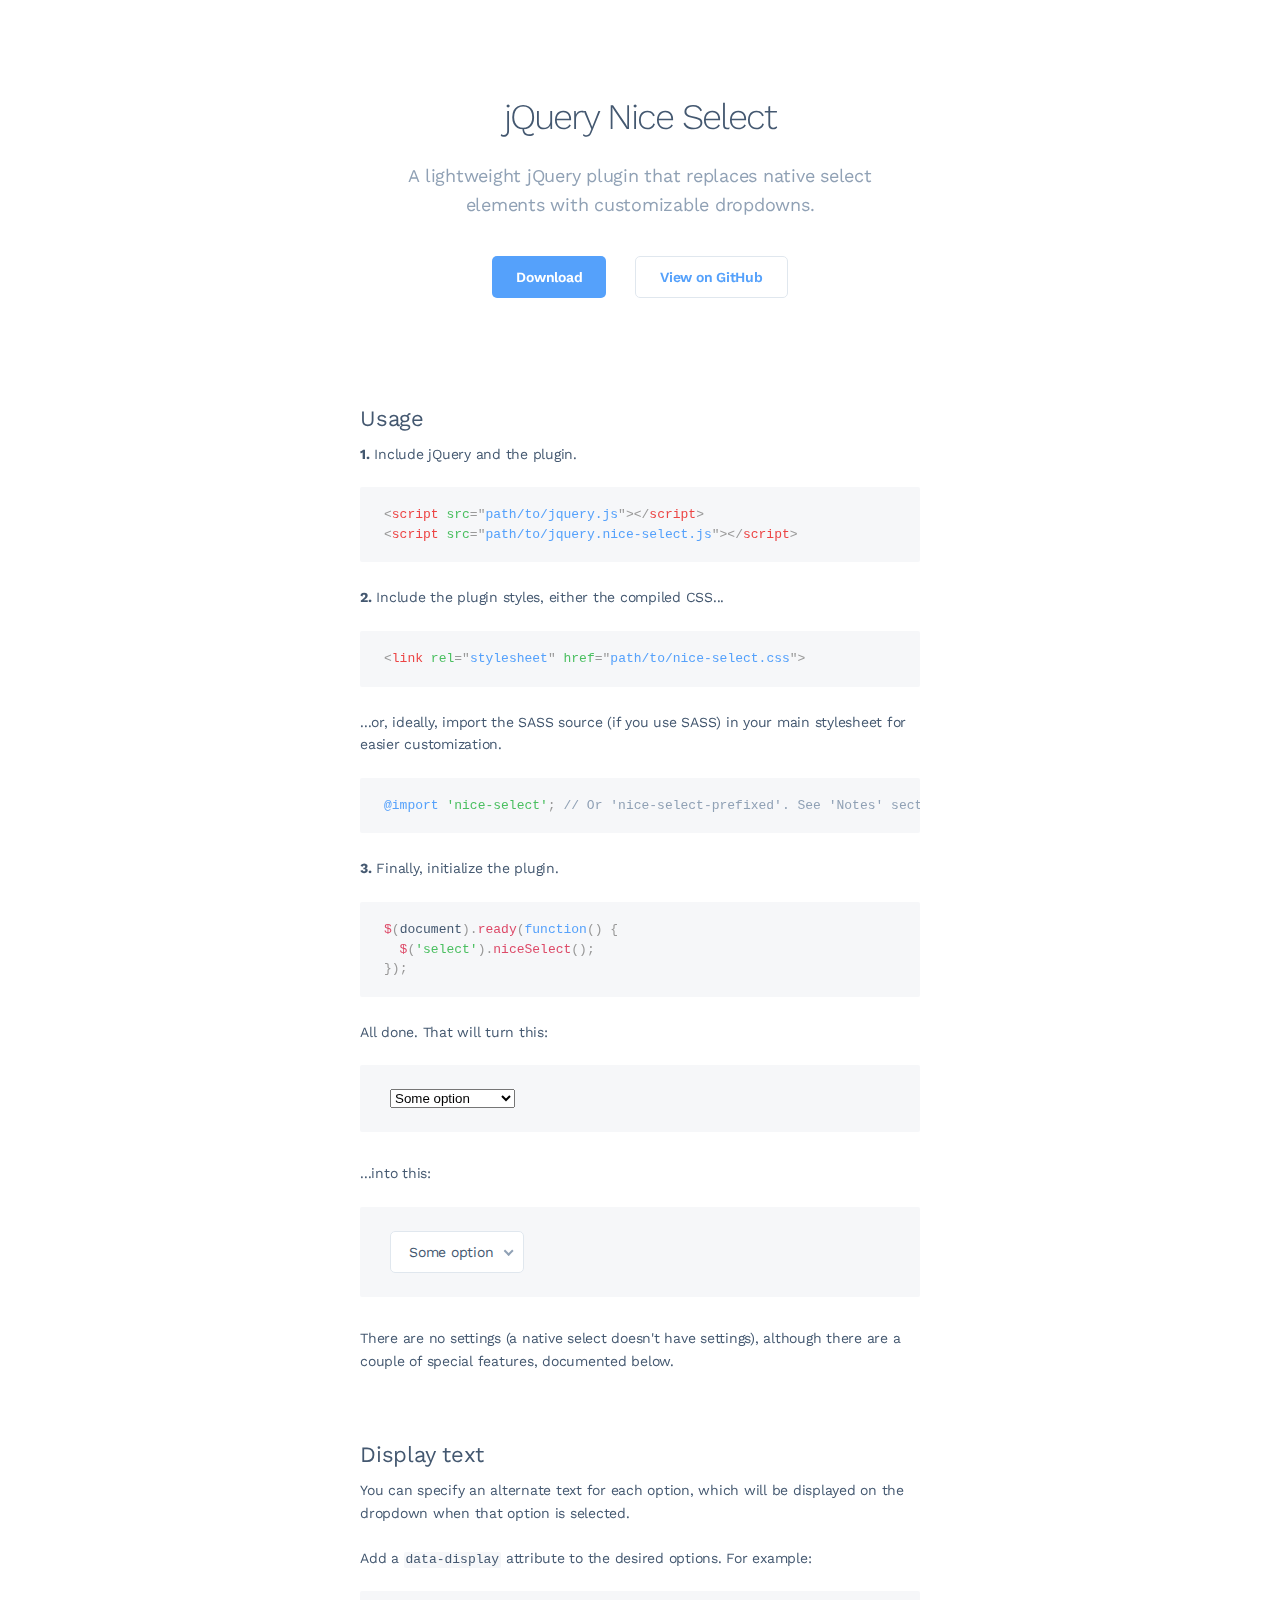
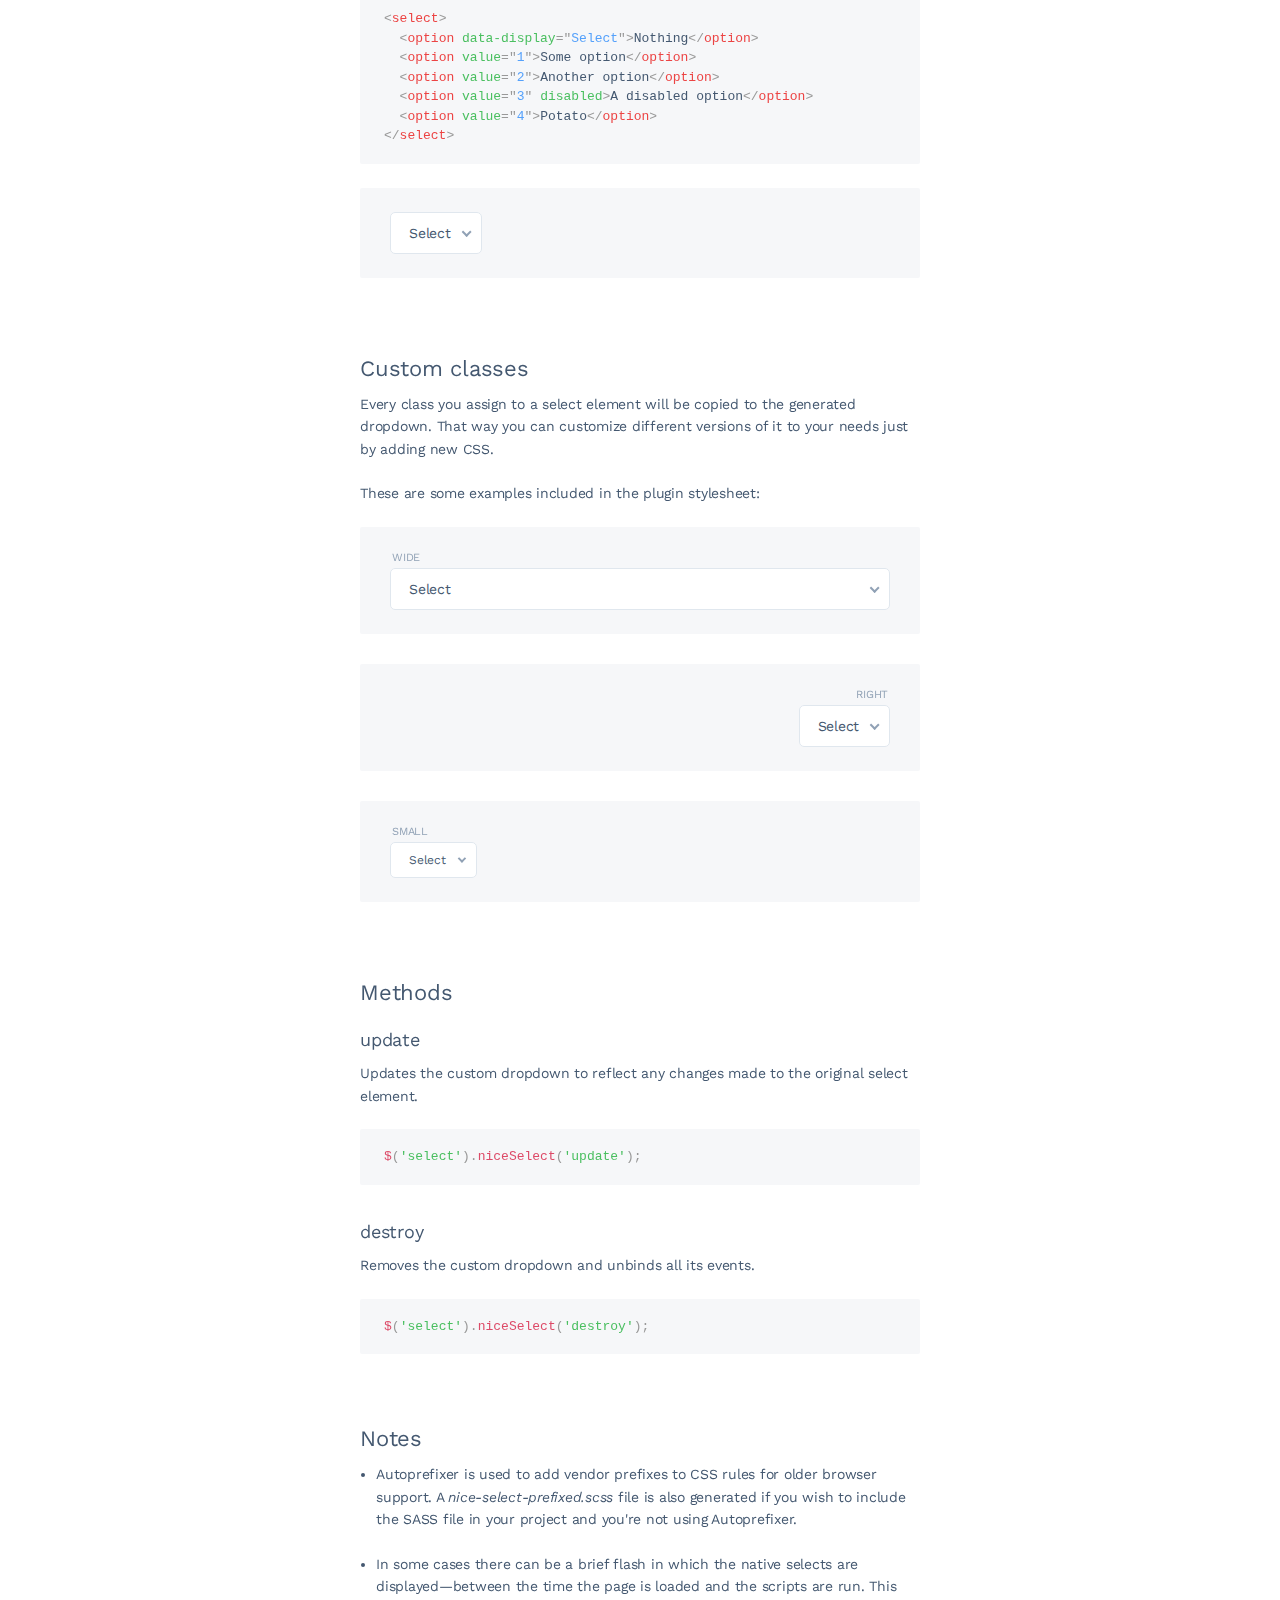
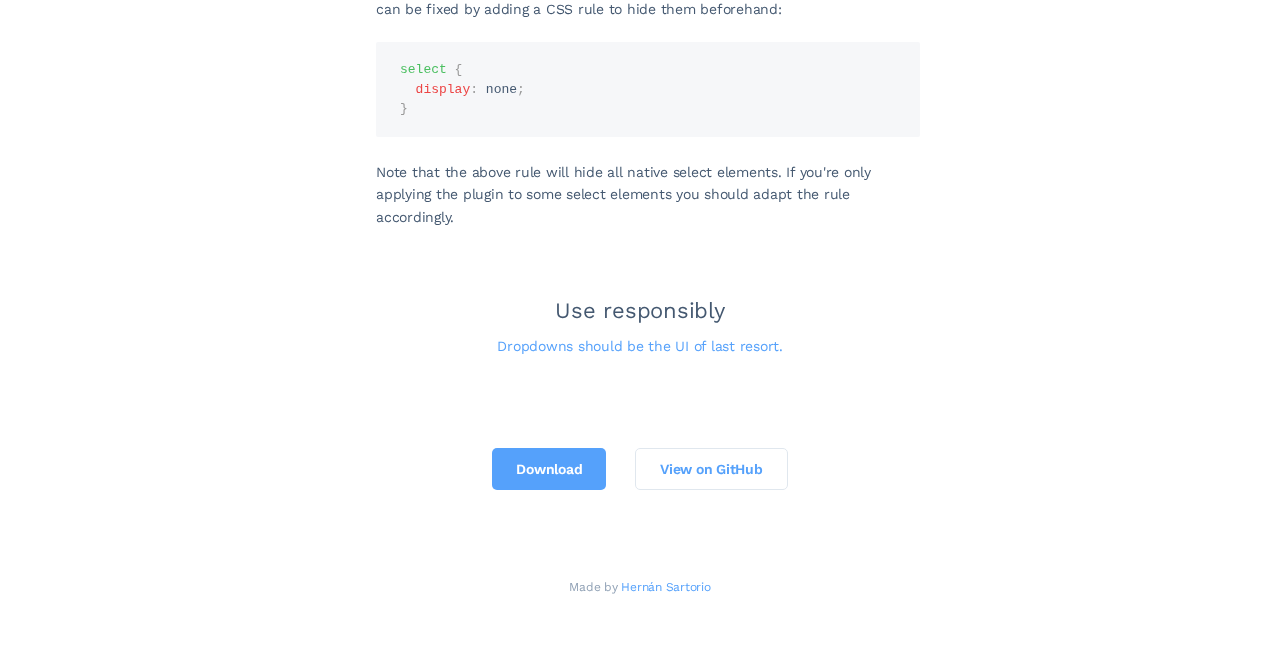
<file: app/static/Source/jquery-nice-select-1.1.0/jquery-nice-select-1.1.0/index.html>
<!DOCTYPE html>
<html>
<head>

  <meta charset="utf-8">
  <meta name="viewport" content="width=device-width, initial-scale=1, user-scalable=no">

  <title>jQuery Nice Select</title>

  <link href='https://fonts.googleapis.com/css?family=Work+Sans:300,400,600&Inconsolata:400,700' rel='stylesheet' type='text/css'>
  
  <link rel="stylesheet" href="css/style.css">
  
</head>

<body>

  <div class="container">
  
    <div class="header">      
      <h1>jQuery Nice Select</h1>
      
      <p>A lightweight jQuery plugin that replaces native select elements with customizable dropdowns.</p>
      
      <a href="https://github.com/hernansartorio/jquery-nice-select/archive/v1.1.0.zip" class="button">Download</a>
      <a href="https://github.com/hernansartorio/jquery-nice-select" class="button light">View on GitHub</a>
    </div>

    <h2>Usage</h2>
    <p><strong>1.</strong> Include jQuery and the plugin.</p>
    
    <pre><code class="language-html">&lt;script src=&quot;path/to/jquery.js&quot;&gt;&lt;/script&gt; 
&lt;script src=&quot;path/to/jquery.nice-select.js&quot;&gt;&lt;/script&gt;</code></pre>
    
    <p><strong>2.</strong> Include the plugin styles, either the compiled CSS...</p>
    
    <pre><code class="language-html">&lt;link rel=&quot;stylesheet&quot; href=&quot;path/to/nice-select.css&quot;&gt;</code></pre>

    <p>...or, ideally, import the SASS source (if you use SASS) in your main stylesheet for easier customization.</p>
    
    <pre><code class="language-scss">@import 'nice-select'; // Or 'nice-select-prefixed'. See 'Notes' section.</code></pre>
    
    <p><strong>3.</strong> Finally, initialize the plugin.</p>
    
    <pre><code class="language-js">$(document).ready(function() {
  $('select').niceSelect();
});</code></pre>
    
    <p>All done. That will turn this:</p>
    
    <div class="box">
      <select class="ignore">
        <option value="1">Some option</option>
        <option value="2">Another option</option>
        <option value="3" disabled>A disabled option</option>
        <option value="4">Potato</option>
      </select>
    </div>
    
    <p>...into this:</p>
    
    <div class="box">
      <select>
        <option value="1">Some option</option>
        <option value="2">Another option</option>
        <option value="3" disabled>A disabled option</option>
        <option value="4">Potato</option>
      </select>
    </div>
    
    <p>There are no settings (a native select doesn't have settings), although there are a couple of special features, documented below.</p>
    
    <h2>Display text</h2>
    <p>You can specify an alternate text for each option, which will be displayed on the dropdown when that option is selected.</p>
    
    <p>Add a <code class="language-html">data-display</code> attribute to the desired options. For example:</p>
    
    <pre><code class="language-html">&lt;select&gt;
  &lt;option data-display=&quot;Select&quot;&gt;Nothing&lt;/option&gt;
  &lt;option value=&quot;1&quot;&gt;Some option&lt;/option&gt;
  &lt;option value=&quot;2&quot;&gt;Another option&lt;/option&gt;
  &lt;option value=&quot;3&quot; disabled&gt;A disabled option&lt;/option&gt;
  &lt;option value=&quot;4&quot;&gt;Potato&lt;/option&gt;
&lt;/select&gt;</code></pre>
    
    <div class="box">
      <select>
        <option data-display="Select">Nothing</option>
        <option value="1">Some option</option>
        <option value="2">Another option</option>
        <option value="3" disabled>A disabled option</option>
        <option value="4">Potato</option>
      </select>
    </div>

    <h2>Custom classes</h2>
    
    <p>Every class you assign to a select element will be copied to the generated dropdown. That way you can customize different versions of it to your needs just by adding new CSS.</p>
    
    <p>These are some examples included in the plugin stylesheet:</p>
    
    <div class="box">
      <label>Wide</label>
      <select class="wide">
        <option data-display="Select">Nothing</option>
        <option value="1">Some option</option>
        <option value="2">Another option</option>
        <option value="3" disabled>A disabled option</option>
        <option value="4">Potato</option>
      </select>
    </div>
    
    <div class="box">
      <label class="right">Right</label>
      <select class="right">
        <option data-display="Select">Nothing</option>
        <option value="1">Some option</option>
        <option value="2">Another option</option>
        <option value="3" disabled>A disabled option</option>
        <option value="4">Potato</option>
      </select>
    </div>
    
    <div class="box">
      <label>Small</label>
      <select class="small">
        <option data-display="Select">Nothing</option>
        <option value="1">Some option</option>
        <option value="2">Another option</option>
        <option value="3" disabled>A disabled option</option>
        <option value="4">Potato</option>
      </select>
    </div>
    
    <h2>Methods</h2>
    
    <h3>update</h3>
    
    <p>Updates the custom dropdown to reflect any changes made to the original select element.</p>
    
    <pre><code class="language-js">$('select').niceSelect('update');</code></pre>
    
    <h3>destroy</h3>
    
    <p>Removes the custom dropdown and unbinds all its events.</p>
    
    <pre><code class="language-js">$('select').niceSelect('destroy');</code></pre>
    
    <h2>Notes</h2>  
    
    <ul>
      <li>
        <p>Autoprefixer is used to add vendor prefixes to CSS rules for older browser support. A <i>nice-select-prefixed.scss</i> file is also generated if you wish to include the SASS file in your project and you're not using Autoprefixer.</p>
      </li>
      <li>
        <p>In some cases there can be a brief flash in which the native selects are displayed—between the time the page is loaded and the scripts are run. This can be fixed by adding a CSS rule to hide them beforehand:</p>
            
        <pre><code class="language-scss">select {
  display: none;
}</code></pre>

        <p>Note that the above rule will hide all native select elements. If you're only applying the plugin to some select elements you should adapt the rule accordingly.</p>
      </li>
    </ul>

    <div class="footer">
      <h2>Use responsibly</h2>
      
      <p><a href="http://www.lukew.com/ff/entry.asp?1950">Dropdowns should be the UI of last resort.</a></p>
      
      <a href="https://github.com/hernansartorio/jquery-nice-select/archive/v1.1.0.zip" class="button">Download</a>
      <a href="https://github.com/hernansartorio/jquery-nice-select" class="button light">View on GitHub</a>
      
      <div class="credit">
        Made by <a href="http://hernansartorio.com?r=ns">Hernán Sartorio</a>
      </div>
    </div>
    
    
  </div>
  
  <script src="js/jquery.js"></script>
  <script src="js/jquery.nice-select.min.js"></script>
  <script src="js/fastclick.js"></script>
  <script src="js/prism.js"></script>
  
  <script>
    $(document).ready(function() {
      $('select:not(.ignore)').niceSelect();      
      FastClick.attach(document.body);
    });    
  </script>
  
  <script>
    (function(i,s,o,g,r,a,m){i['GoogleAnalyticsObject']=r;i[r]=i[r]||function(){
    (i[r].q=i[r].q||[]).push(arguments)},i[r].l=1*new Date();a=s.createElement(o),
    m=s.getElementsByTagName(o)[0];a.async=1;a.src=g;m.parentNode.insertBefore(a,m)
    })(window,document,'script','//www.google-analytics.com/analytics.js','ga');

    ga('create', 'UA-64633646-1', 'auto');
    ga('send', 'pageview');
  </script>
  
</body>
</html>
</file>
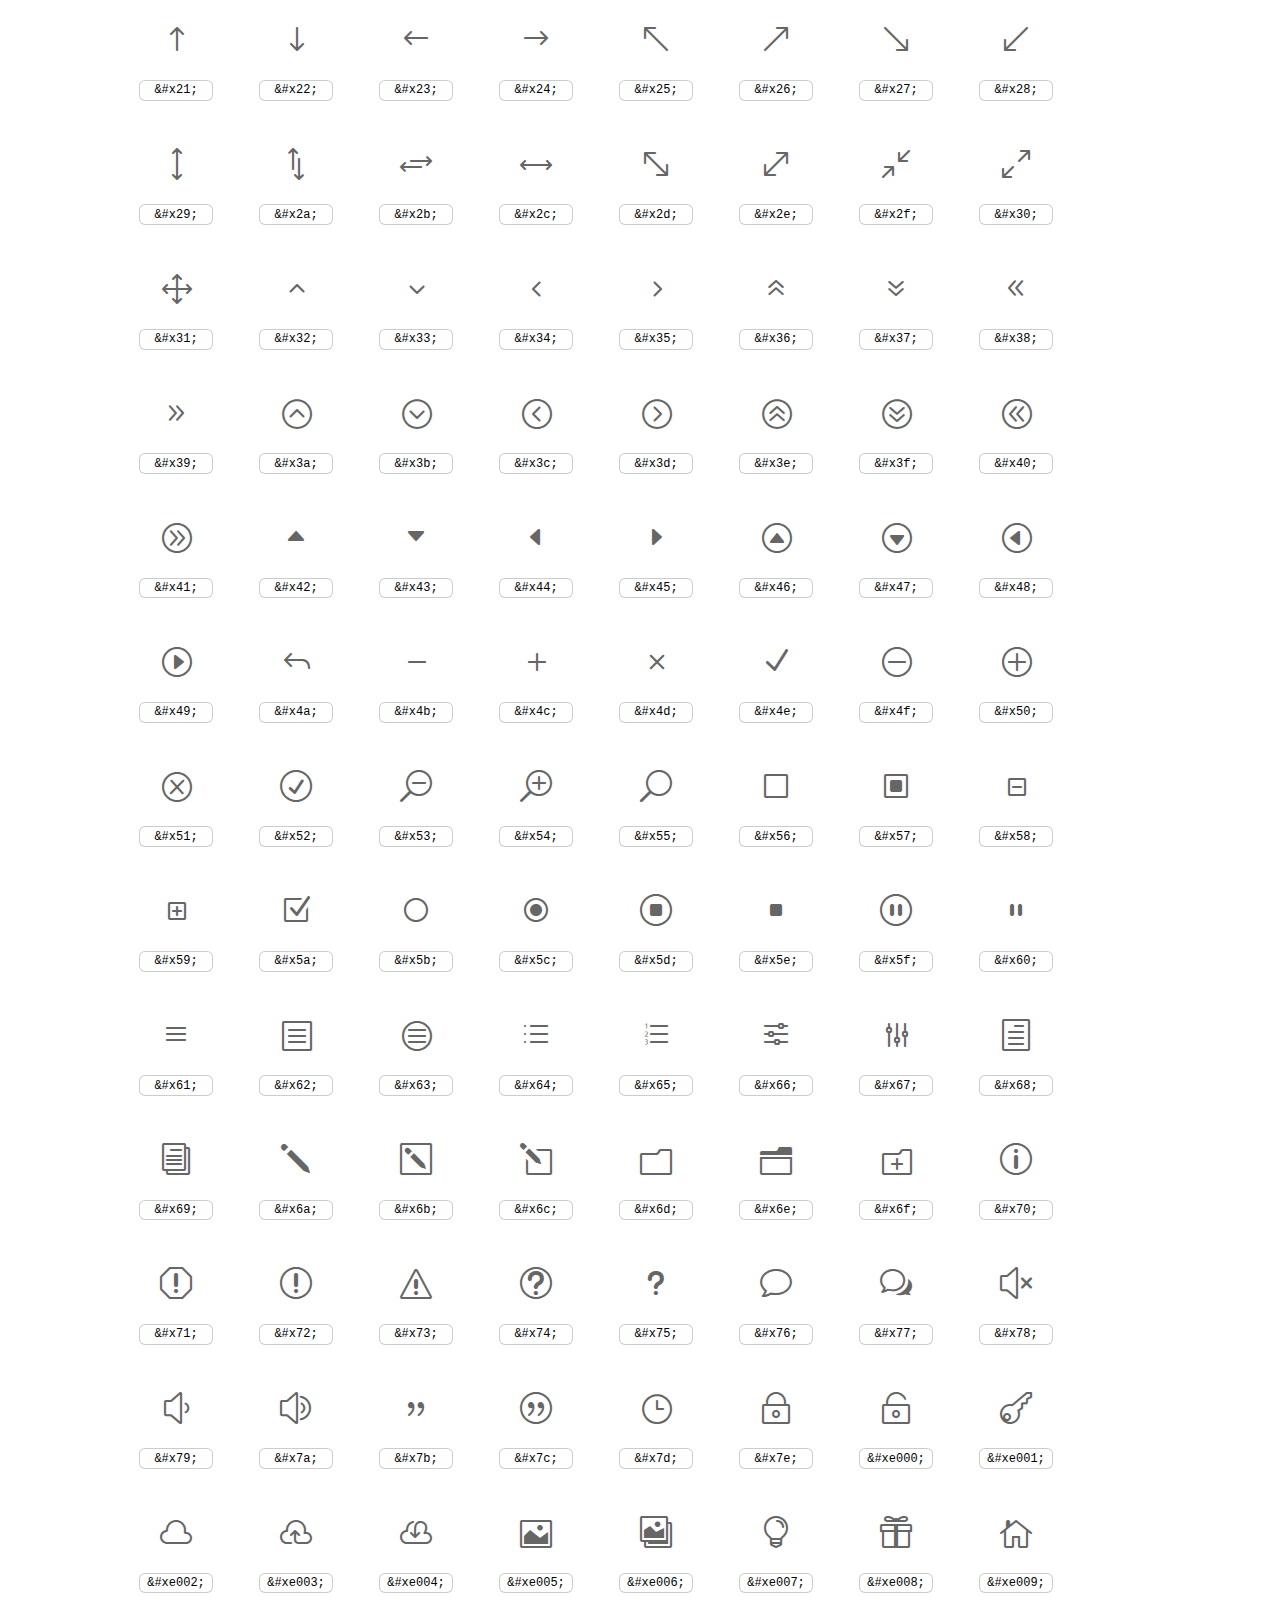
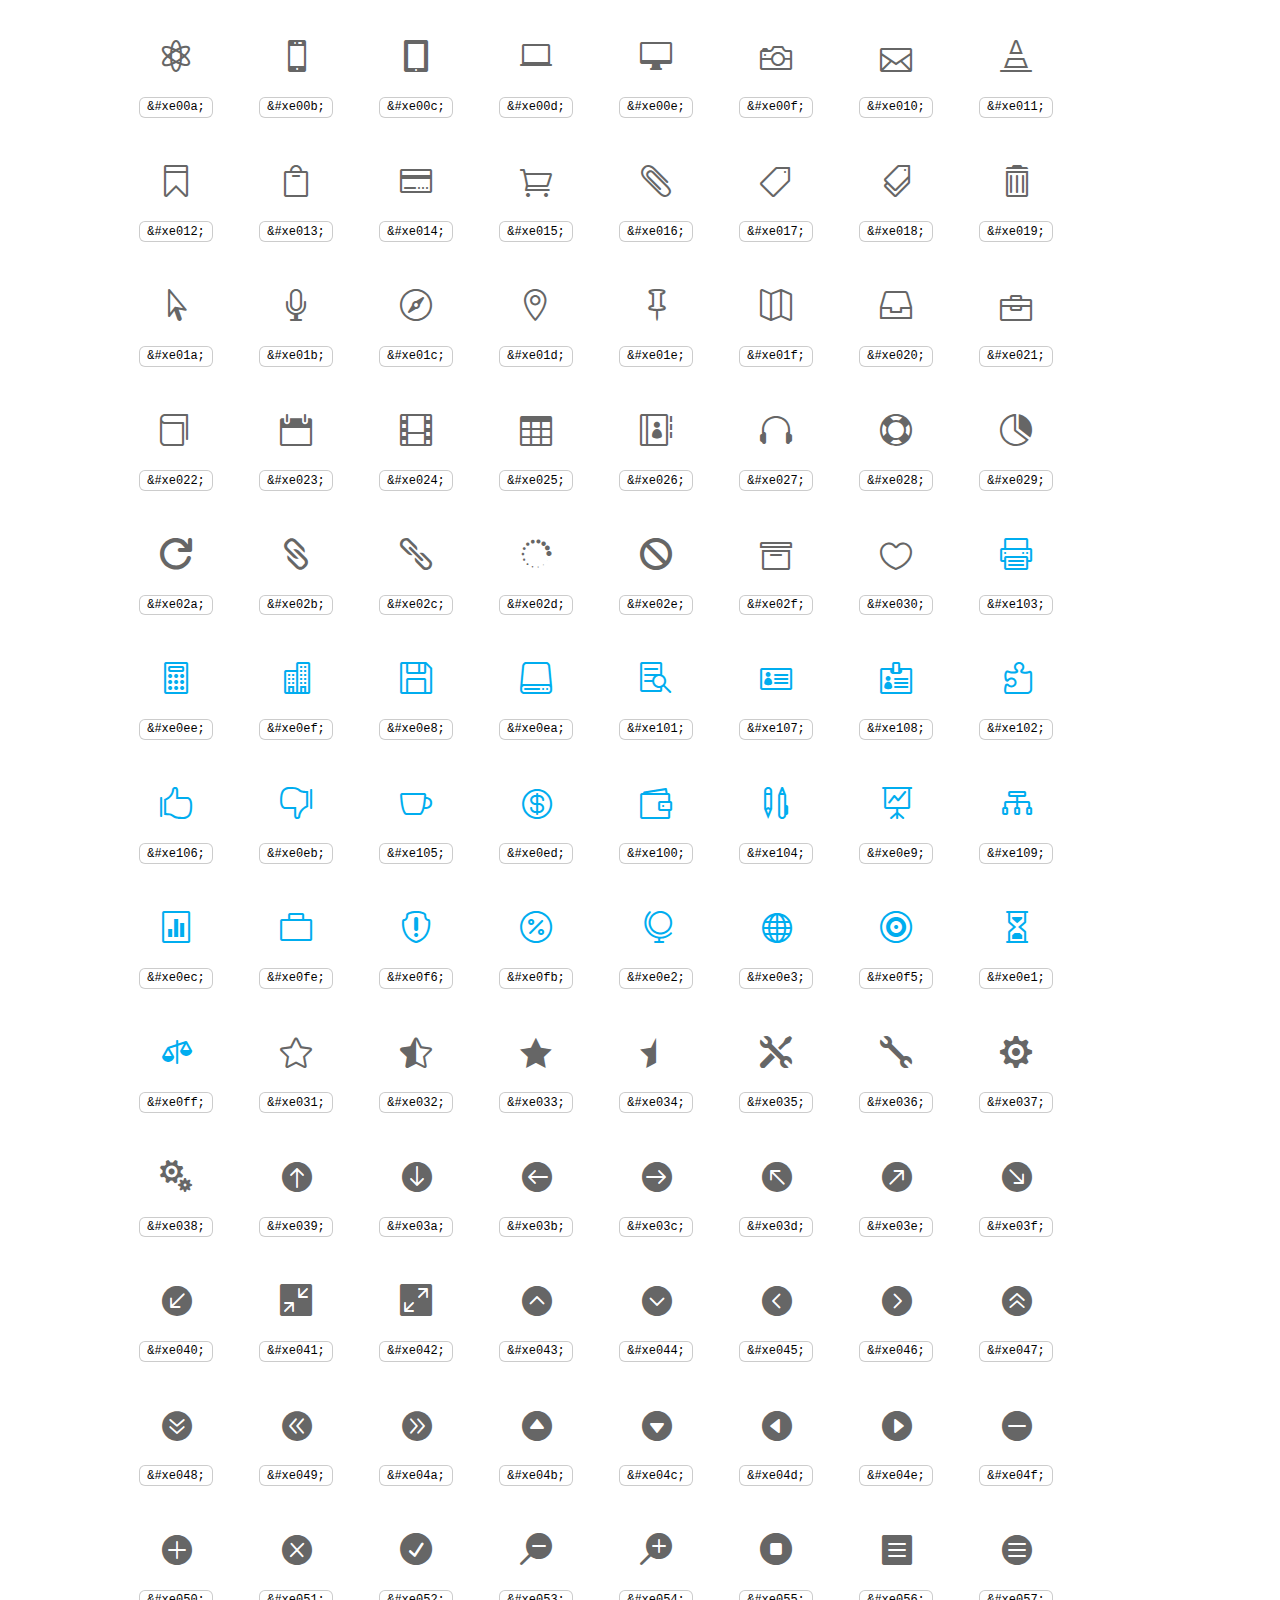
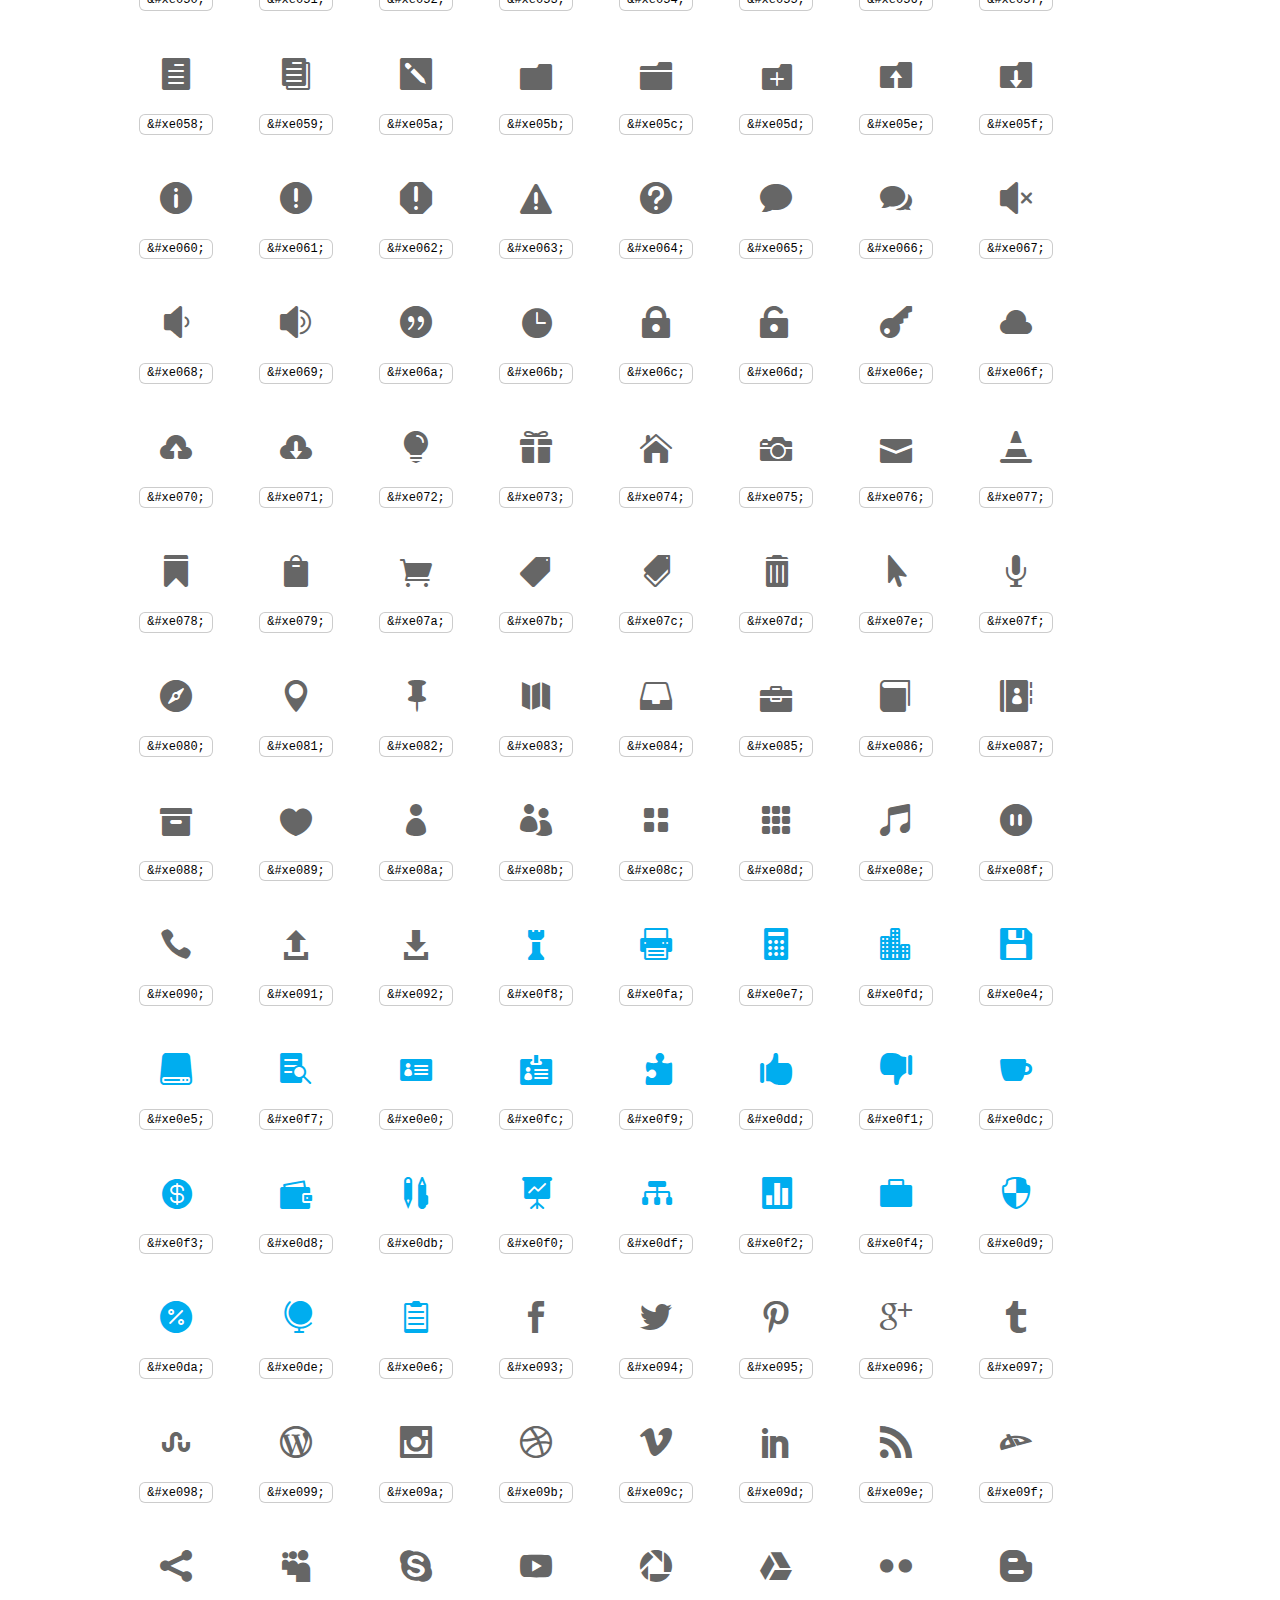
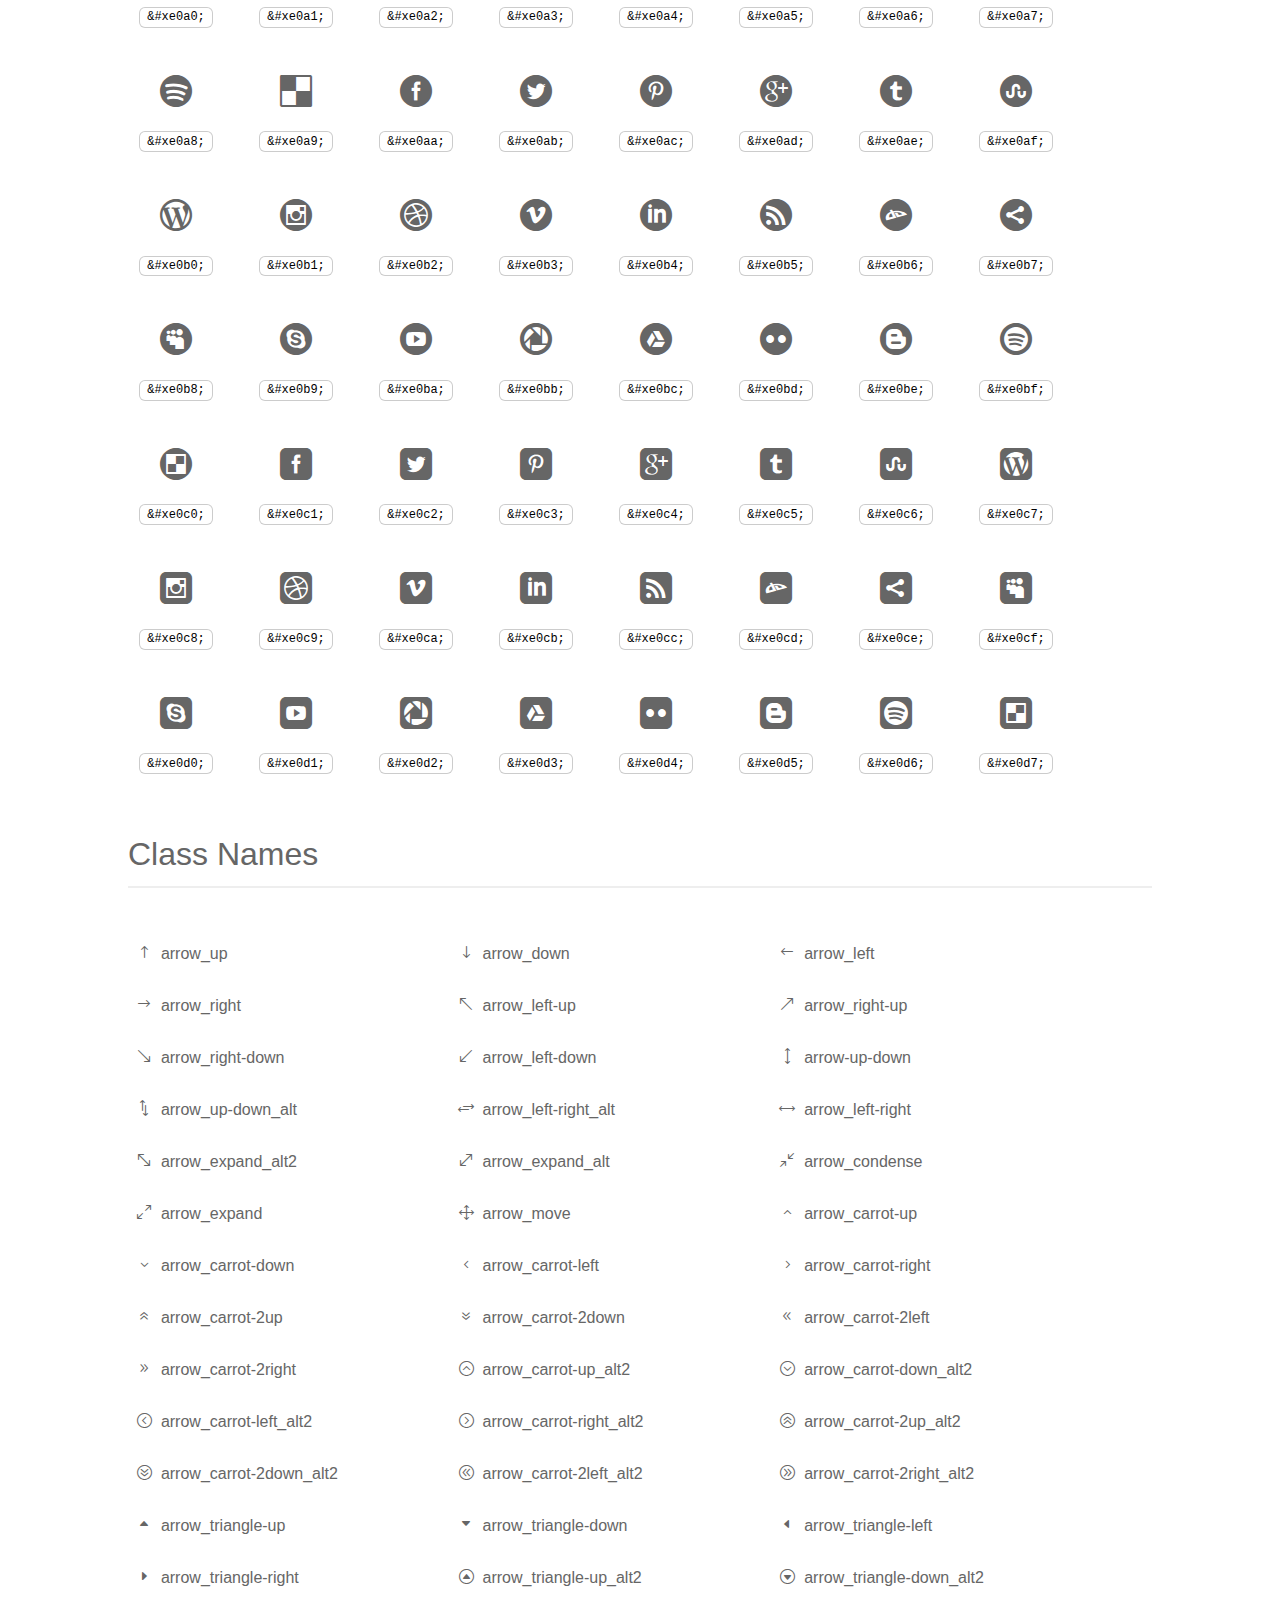
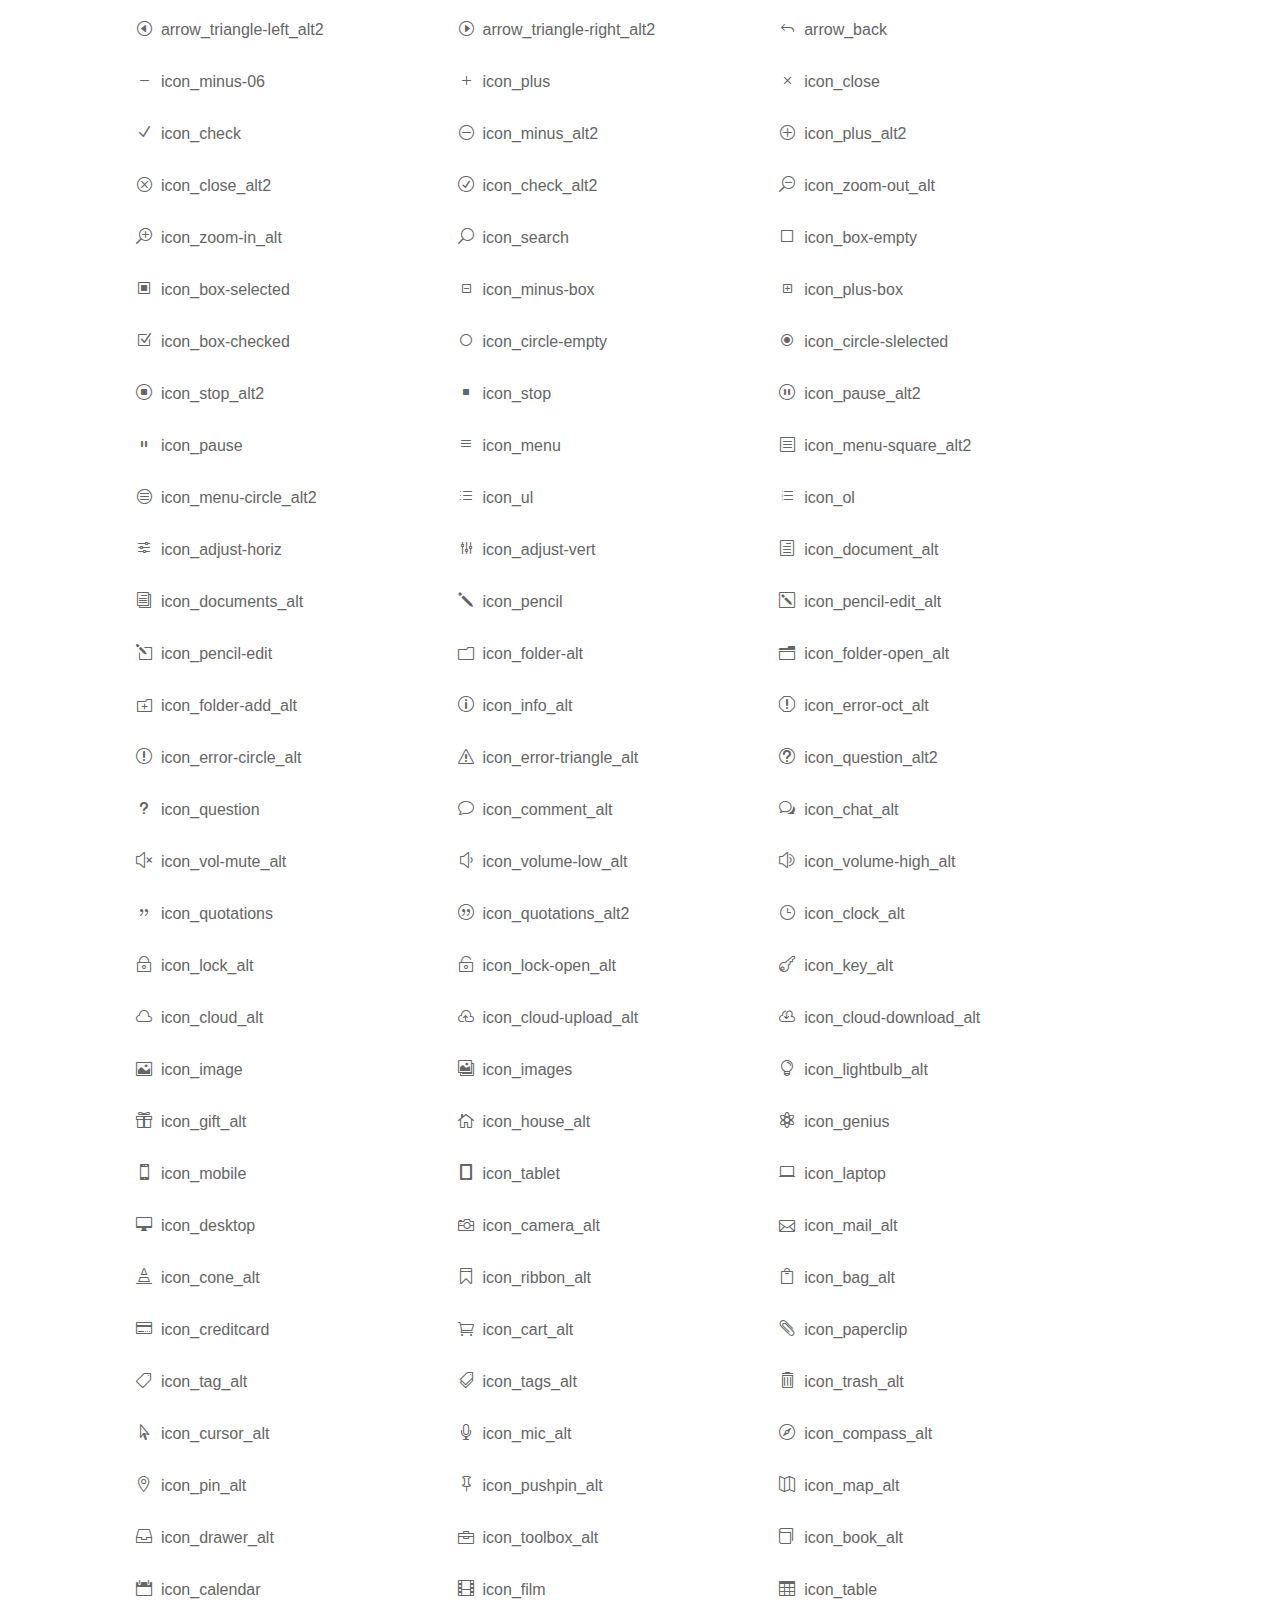
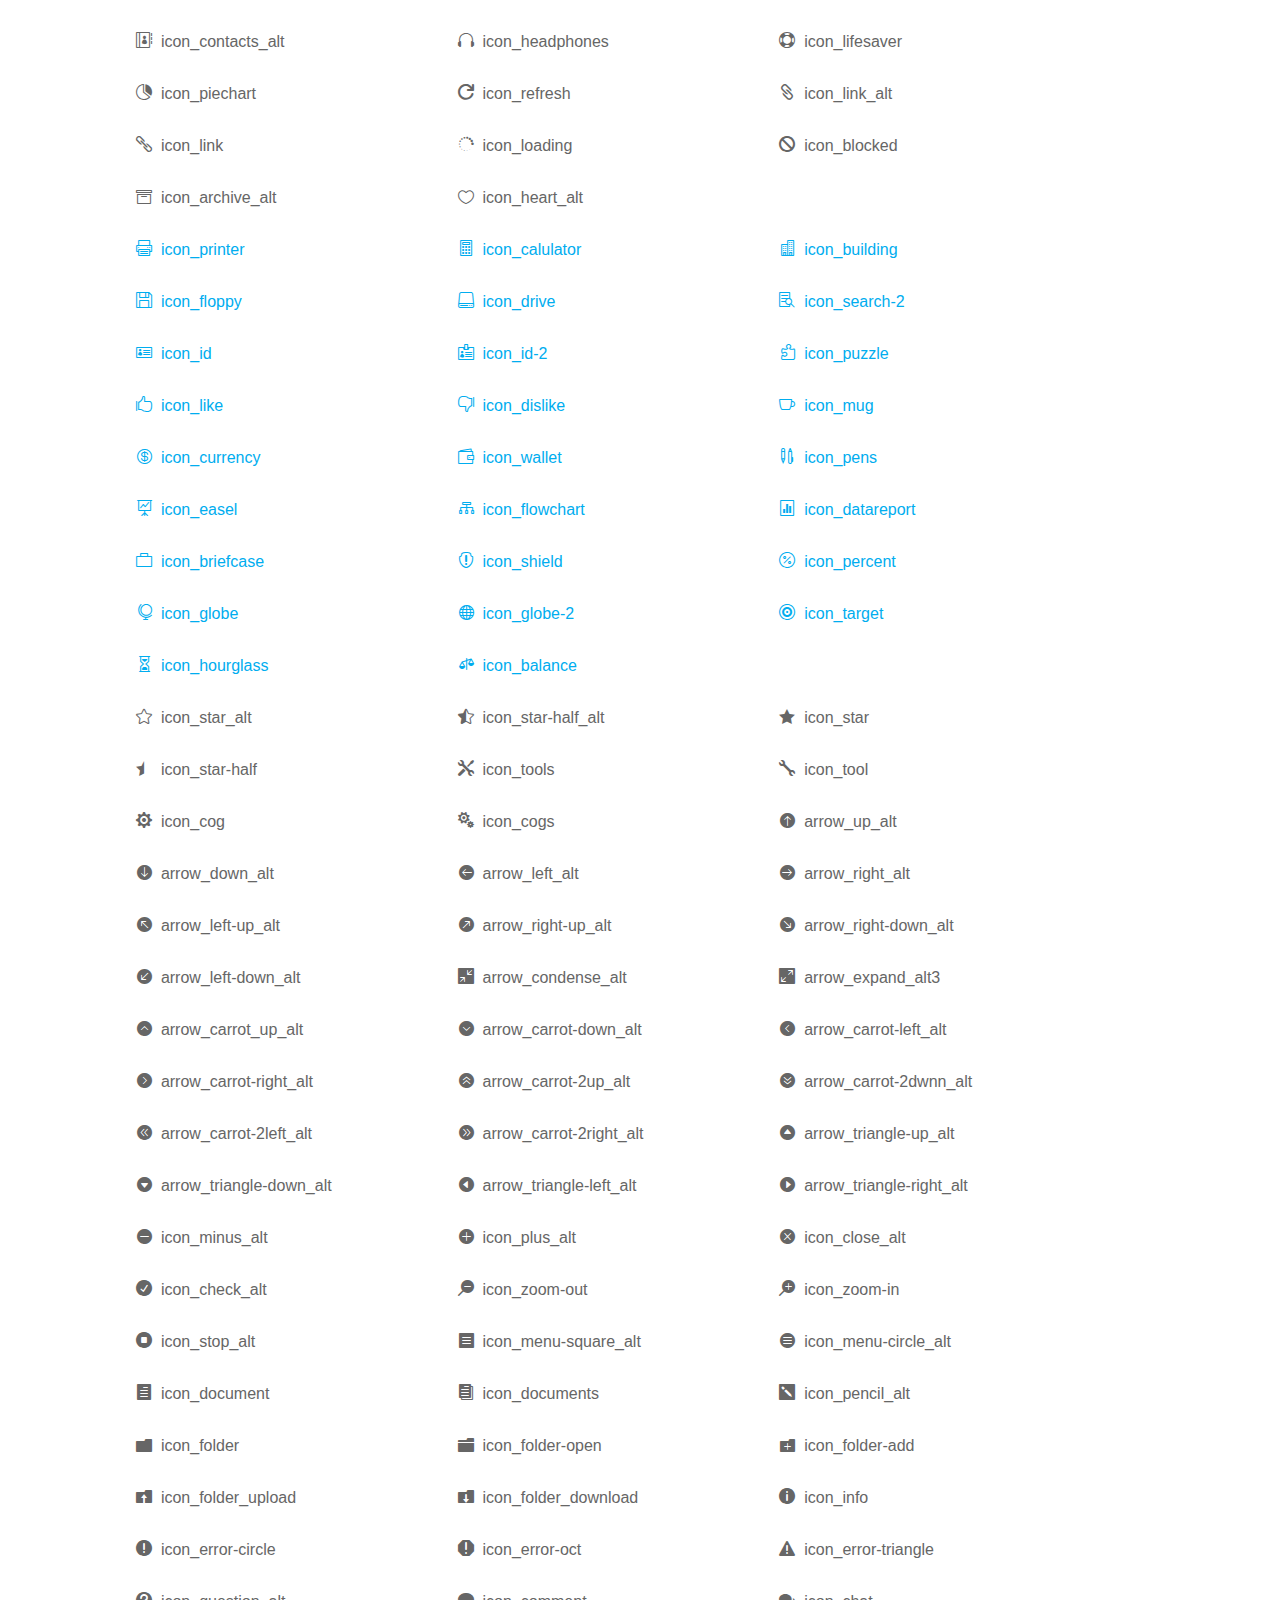
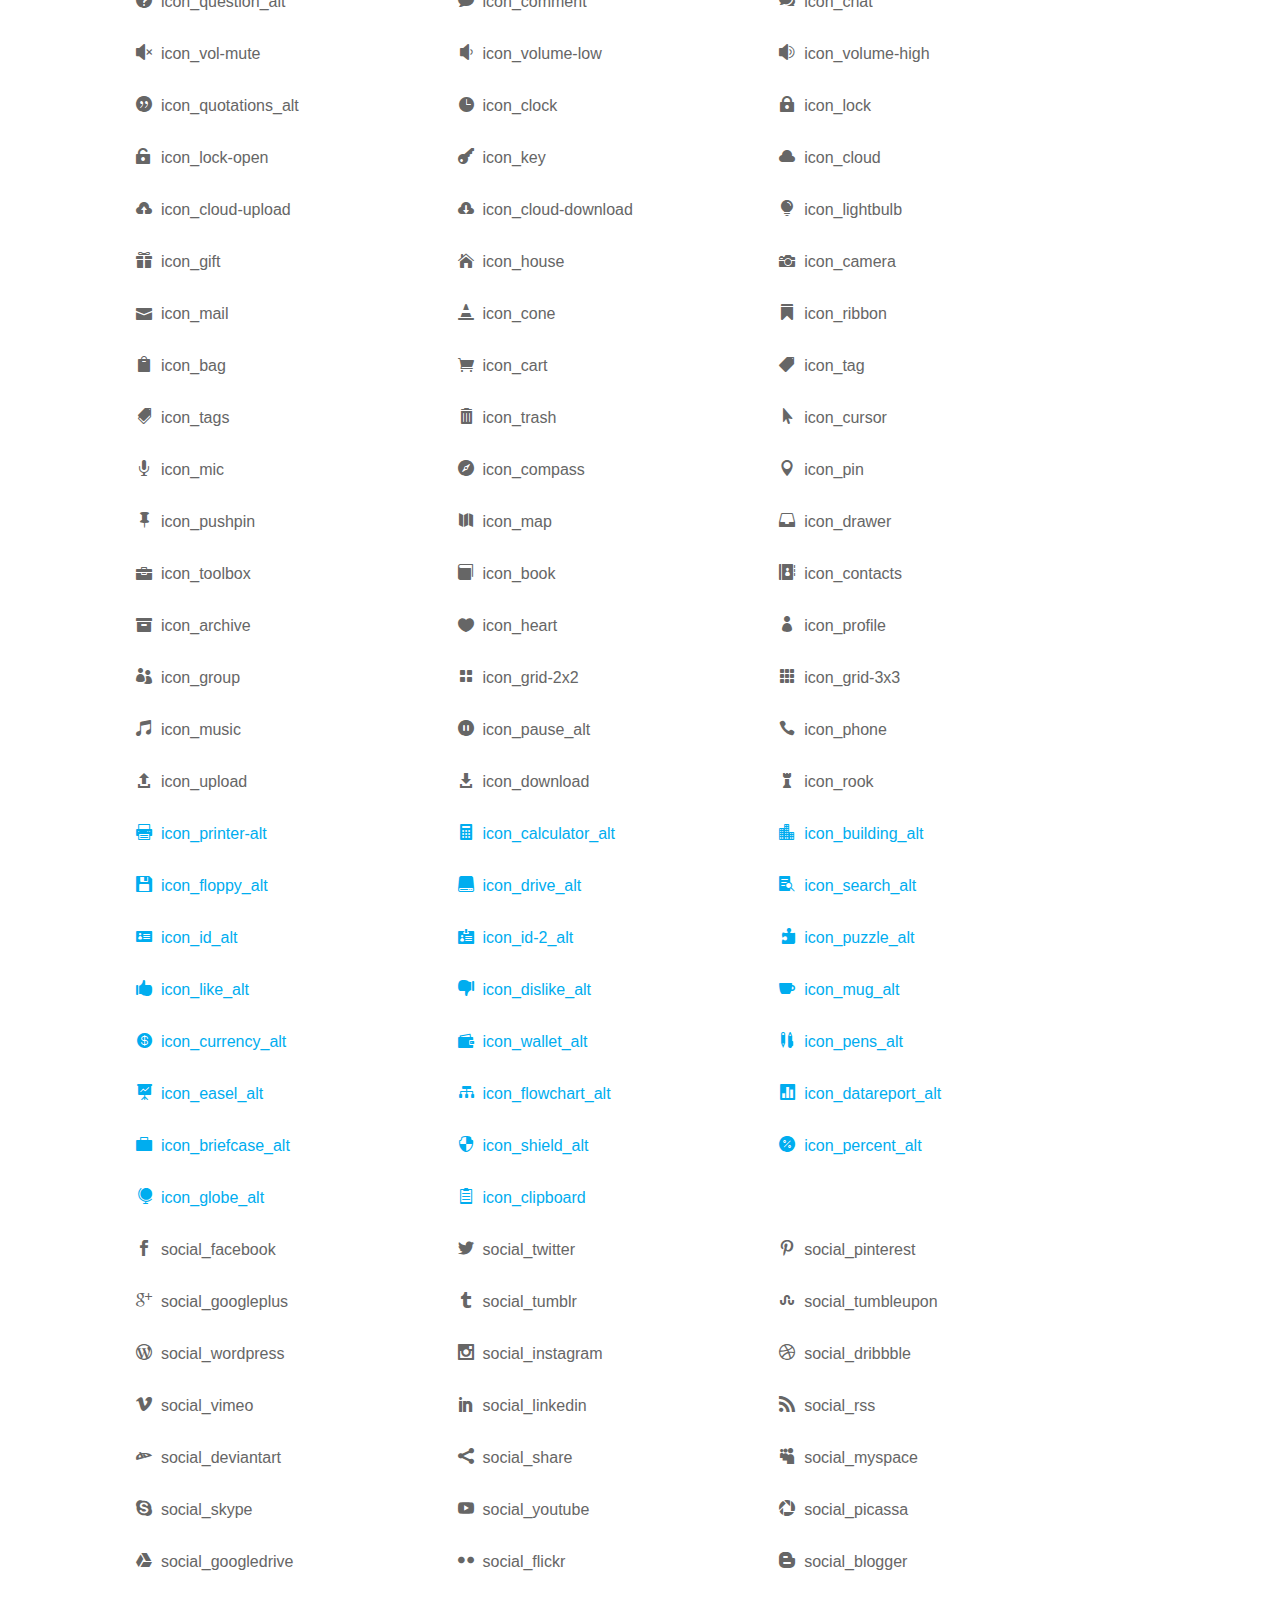
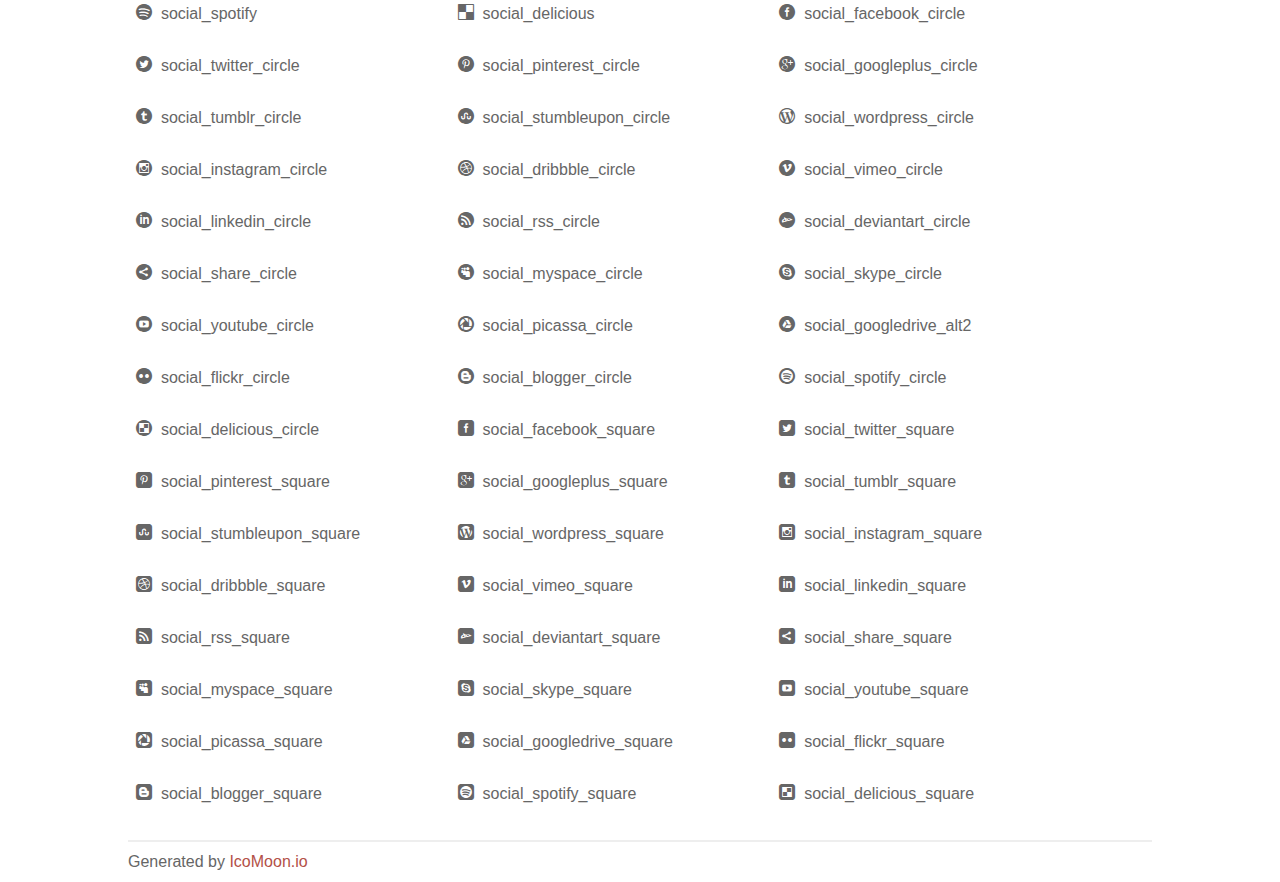
<file: app/static/Source/elegant_font/elegant_font/HTML CSS/index.html>
<!doctype html>
<html>
<head>
<title>Your Font/Glyphs</title>
<link rel="stylesheet" href="style.css" />
<!--[if lte IE 7]><script src="lte-ie7.js"></script><![endif]-->
<style>
	section, header, footer {display: block;}
	body {
		font-family: sans-serif;
		color: #666;
		line-height: 1.5;
		font-size: 1em;
	}
	* {
		-moz-box-sizing: border-box;
		-webkit-box-sizing: border-box;
		box-sizing: border-box;
		margin: 0;
		padding: 0;
	}
	.glyph {
		float: left;
		text-align: center;
		padding: .75em;
		margin: .4em 1.5em .75em 0;
		width: 6em;
		text-shadow: none;
	}
	
	.glyph input {
		font-family: consolas, monospace;
		font-size: 12px;
		width: 100%;
		text-align: center;
		border: 0;
		box-shadow: 0 0 0 1px #ccc;
		padding: .2em;
                -moz-border-radius: 5px;
                -webkit-border-radius: 5px;
	}
	
	

	.new {
		color:#00adef !important;
	}

	
	.w-main {
		width: 80%;
	}
	.centered {
		margin-left: auto;
		margin-right: auto;
	}
	.fs1 {
		font-size: 2em;
	}
	header {
		margin: 2em 0;
		padding-bottom: .5em;
		color: #666;
		box-shadow: 0 2px #eee;
	}
	header h1 {
		font-size: 2em;
		font-weight: normal;
	}
	.clearfix:before, .clearfix:after { content: ""; display: table; }
	.clearfix:after, .clear { clear: both; }
	footer {
		margin-top: 2em;
		padding: .5em 0;
		box-shadow: 0 -2px #eee;
	}
	a, a:visited {
		color: #B35047;
		text-decoration: none;
	}
	a:hover, a:focus {color: #000;}
	
	.box1 {
		font-size: 16px;
		display: inline-block;
		width: 30%;
		padding: .25em .5em;
		margin: 20px 10px 0 0;
	}
</style>
</head>
<body>
	<div class="w-main centered">
	<section class="mtm clearfix" id="glyphs">
	<div class="glyph">
		<div class="fs1" aria-hidden="true" data-icon="&#x21;"></div>
		<input type="text" readonly value="&amp;#x21;" />
	</div>
	<div class="glyph">
		<div class="fs1" aria-hidden="true" data-icon="&#x22;"></div>
		<input type="text" readonly value="&amp;#x22;" />
	</div>
	<div class="glyph">
		<div class="fs1" aria-hidden="true" data-icon="&#x23;"></div>
		<input type="text" readonly value="&amp;#x23;" />
	</div>
	<div class="glyph">
		<div class="fs1" aria-hidden="true" data-icon="&#x24;"></div>
		<input type="text" readonly value="&amp;#x24;" />
	</div>
	<div class="glyph">
		<div class="fs1" aria-hidden="true" data-icon="&#x25;"></div>
		<input type="text" readonly value="&amp;#x25;" />
	</div>
	<div class="glyph">
		<div class="fs1" aria-hidden="true" data-icon="&#x26;"></div>
		<input type="text" readonly value="&amp;#x26;" />
	</div>
	<div class="glyph">
		<div class="fs1" aria-hidden="true" data-icon="&#x27;"></div>
		<input type="text" readonly value="&amp;#x27;" />
	</div>
	<div class="glyph">
		<div class="fs1" aria-hidden="true" data-icon="&#x28;"></div>
		<input type="text" readonly value="&amp;#x28;" />
	</div>
	<div class="glyph">
		<div class="fs1" aria-hidden="true" data-icon="&#x29;"></div>
		<input type="text" readonly value="&amp;#x29;" />
	</div>
	<div class="glyph">
		<div class="fs1" aria-hidden="true" data-icon="&#x2a;"></div>
		<input type="text" readonly value="&amp;#x2a;" />
	</div>
	<div class="glyph">
		<div class="fs1" aria-hidden="true" data-icon="&#x2b;"></div>
		<input type="text" readonly value="&amp;#x2b;" />
	</div>
	<div class="glyph">
		<div class="fs1" aria-hidden="true" data-icon="&#x2c;"></div>
		<input type="text" readonly value="&amp;#x2c;" />
	</div>
	<div class="glyph">
		<div class="fs1" aria-hidden="true" data-icon="&#x2d;"></div>
		<input type="text" readonly value="&amp;#x2d;" />
	</div>
	<div class="glyph">
		<div class="fs1" aria-hidden="true" data-icon="&#x2e;"></div>
		<input type="text" readonly value="&amp;#x2e;" />
	</div>
	<div class="glyph">
		<div class="fs1" aria-hidden="true" data-icon="&#x2f;"></div>
		<input type="text" readonly value="&amp;#x2f;" />
	</div>
	<div class="glyph">
		<div class="fs1" aria-hidden="true" data-icon="&#x30;"></div>
		<input type="text" readonly value="&amp;#x30;" />
	</div>
	<div class="glyph">
		<div class="fs1" aria-hidden="true" data-icon="&#x31;"></div>
		<input type="text" readonly value="&amp;#x31;" />
	</div>
	<div class="glyph">
		<div class="fs1" aria-hidden="true" data-icon="&#x32;"></div>
		<input type="text" readonly value="&amp;#x32;" />
	</div>
	<div class="glyph">
		<div class="fs1" aria-hidden="true" data-icon="&#x33;"></div>
		<input type="text" readonly value="&amp;#x33;" />
	</div>
	<div class="glyph">
		<div class="fs1" aria-hidden="true" data-icon="&#x34;"></div>
		<input type="text" readonly value="&amp;#x34;" />
	</div>
	<div class="glyph">
		<div class="fs1" aria-hidden="true" data-icon="&#x35;"></div>
		<input type="text" readonly value="&amp;#x35;" />
	</div>
	<div class="glyph">
		<div class="fs1" aria-hidden="true" data-icon="&#x36;"></div>
		<input type="text" readonly value="&amp;#x36;" />
	</div>
	<div class="glyph">
		<div class="fs1" aria-hidden="true" data-icon="&#x37;"></div>
		<input type="text" readonly value="&amp;#x37;" />
	</div>
	<div class="glyph">
		<div class="fs1" aria-hidden="true" data-icon="&#x38;"></div>
		<input type="text" readonly value="&amp;#x38;" />
	</div>
	<div class="glyph">
		<div class="fs1" aria-hidden="true" data-icon="&#x39;"></div>
		<input type="text" readonly value="&amp;#x39;" />
	</div>
	<div class="glyph">
		<div class="fs1" aria-hidden="true" data-icon="&#x3a;"></div>
		<input type="text" readonly value="&amp;#x3a;" />
	</div>
	<div class="glyph">
		<div class="fs1" aria-hidden="true" data-icon="&#x3b;"></div>
		<input type="text" readonly value="&amp;#x3b;" />
	</div>
	<div class="glyph">
		<div class="fs1" aria-hidden="true" data-icon="&#x3c;"></div>
		<input type="text" readonly value="&amp;#x3c;" />
	</div>
	<div class="glyph">
		<div class="fs1" aria-hidden="true" data-icon="&#x3d;"></div>
		<input type="text" readonly value="&amp;#x3d;" />
	</div>
	<div class="glyph">
		<div class="fs1" aria-hidden="true" data-icon="&#x3e;"></div>
		<input type="text" readonly value="&amp;#x3e;" />
	</div>
	<div class="glyph">
		<div class="fs1" aria-hidden="true" data-icon="&#x3f;"></div>
		<input type="text" readonly value="&amp;#x3f;" />
	</div>
	<div class="glyph">
		<div class="fs1" aria-hidden="true" data-icon="&#x40;"></div>
		<input type="text" readonly value="&amp;#x40;" />
	</div>
	<div class="glyph">
		<div class="fs1" aria-hidden="true" data-icon="&#x41;"></div>
		<input type="text" readonly value="&amp;#x41;" />
	</div>
	<div class="glyph">
		<div class="fs1" aria-hidden="true" data-icon="&#x42;"></div>
		<input type="text" readonly value="&amp;#x42;" />
	</div>
	<div class="glyph">
		<div class="fs1" aria-hidden="true" data-icon="&#x43;"></div>
		<input type="text" readonly value="&amp;#x43;" />
	</div>
	<div class="glyph">
		<div class="fs1" aria-hidden="true" data-icon="&#x44;"></div>
		<input type="text" readonly value="&amp;#x44;" />
	</div>
	<div class="glyph">
		<div class="fs1" aria-hidden="true" data-icon="&#x45;"></div>
		<input type="text" readonly value="&amp;#x45;" />
	</div>
	<div class="glyph">
		<div class="fs1" aria-hidden="true" data-icon="&#x46;"></div>
		<input type="text" readonly value="&amp;#x46;" />
	</div>
	<div class="glyph">
		<div class="fs1" aria-hidden="true" data-icon="&#x47;"></div>
		<input type="text" readonly value="&amp;#x47;" />
	</div>
	<div class="glyph">
		<div class="fs1" aria-hidden="true" data-icon="&#x48;"></div>
		<input type="text" readonly value="&amp;#x48;" />
	</div>
	<div class="glyph">
		<div class="fs1" aria-hidden="true" data-icon="&#x49;"></div>
		<input type="text" readonly value="&amp;#x49;" />
	</div>
	<div class="glyph">
		<div class="fs1" aria-hidden="true" data-icon="&#x4a;"></div>
		<input type="text" readonly value="&amp;#x4a;" />
	</div>
	<div class="glyph">
		<div class="fs1" aria-hidden="true" data-icon="&#x4b;"></div>
		<input type="text" readonly value="&amp;#x4b;" />
	</div>
	<div class="glyph">
		<div class="fs1" aria-hidden="true" data-icon="&#x4c;"></div>
		<input type="text" readonly value="&amp;#x4c;" />
	</div>
	<div class="glyph">
		<div class="fs1" aria-hidden="true" data-icon="&#x4d;"></div>
		<input type="text" readonly value="&amp;#x4d;" />
	</div>
	<div class="glyph">
		<div class="fs1" aria-hidden="true" data-icon="&#x4e;"></div>
		<input type="text" readonly value="&amp;#x4e;" />
	</div>
	<div class="glyph">
		<div class="fs1" aria-hidden="true" data-icon="&#x4f;"></div>
		<input type="text" readonly value="&amp;#x4f;" />
	</div>
	<div class="glyph">
		<div class="fs1" aria-hidden="true" data-icon="&#x50;"></div>
		<input type="text" readonly value="&amp;#x50;" />
	</div>
	<div class="glyph">
		<div class="fs1" aria-hidden="true" data-icon="&#x51;"></div>
		<input type="text" readonly value="&amp;#x51;" />
	</div>
	<div class="glyph">
		<div class="fs1" aria-hidden="true" data-icon="&#x52;"></div>
		<input type="text" readonly value="&amp;#x52;" />
	</div>
	<div class="glyph">
		<div class="fs1" aria-hidden="true" data-icon="&#x53;"></div>
		<input type="text" readonly value="&amp;#x53;" />
	</div>
	<div class="glyph">
		<div class="fs1" aria-hidden="true" data-icon="&#x54;"></div>
		<input type="text" readonly value="&amp;#x54;" />
	</div>
	<div class="glyph">
		<div class="fs1" aria-hidden="true" data-icon="&#x55;"></div>
		<input type="text" readonly value="&amp;#x55;" />
	</div>
	<div class="glyph">
		<div class="fs1" aria-hidden="true" data-icon="&#x56;"></div>
		<input type="text" readonly value="&amp;#x56;" />
	</div>
	<div class="glyph">
		<div class="fs1" aria-hidden="true" data-icon="&#x57;"></div>
		<input type="text" readonly value="&amp;#x57;" />
	</div>
	<div class="glyph">
		<div class="fs1" aria-hidden="true" data-icon="&#x58;"></div>
		<input type="text" readonly value="&amp;#x58;" />
	</div>
	<div class="glyph">
		<div class="fs1" aria-hidden="true" data-icon="&#x59;"></div>
		<input type="text" readonly value="&amp;#x59;" />
	</div>
	<div class="glyph">
		<div class="fs1" aria-hidden="true" data-icon="&#x5a;"></div>
		<input type="text" readonly value="&amp;#x5a;" />
	</div>
	<div class="glyph">
		<div class="fs1" aria-hidden="true" data-icon="&#x5b;"></div>
		<input type="text" readonly value="&amp;#x5b;" />
	</div>
	<div class="glyph">
		<div class="fs1" aria-hidden="true" data-icon="&#x5c;"></div>
		<input type="text" readonly value="&amp;#x5c;" />
	</div>
	<div class="glyph">
		<div class="fs1" aria-hidden="true" data-icon="&#x5d;"></div>
		<input type="text" readonly value="&amp;#x5d;" />
	</div>
	<div class="glyph">
		<div class="fs1" aria-hidden="true" data-icon="&#x5e;"></div>
		<input type="text" readonly value="&amp;#x5e;" />
	</div>
	<div class="glyph">
		<div class="fs1" aria-hidden="true" data-icon="&#x5f;"></div>
		<input type="text" readonly value="&amp;#x5f;" />
	</div>
	<div class="glyph">
		<div class="fs1" aria-hidden="true" data-icon="&#x60;"></div>
		<input type="text" readonly value="&amp;#x60;" />
	</div>
	<div class="glyph">
		<div class="fs1" aria-hidden="true" data-icon="&#x61;"></div>
		<input type="text" readonly value="&amp;#x61;" />
	</div>
	<div class="glyph">
		<div class="fs1" aria-hidden="true" data-icon="&#x62;"></div>
		<input type="text" readonly value="&amp;#x62;" />
	</div>
	<div class="glyph">
		<div class="fs1" aria-hidden="true" data-icon="&#x63;"></div>
		<input type="text" readonly value="&amp;#x63;" />
	</div>
	<div class="glyph">
		<div class="fs1" aria-hidden="true" data-icon="&#x64;"></div>
		<input type="text" readonly value="&amp;#x64;" />
	</div>
	<div class="glyph">
		<div class="fs1" aria-hidden="true" data-icon="&#x65;"></div>
		<input type="text" readonly value="&amp;#x65;" />
	</div>
	<div class="glyph">
		<div class="fs1" aria-hidden="true" data-icon="&#x66;"></div>
		<input type="text" readonly value="&amp;#x66;" />
	</div>
	<div class="glyph">
		<div class="fs1" aria-hidden="true" data-icon="&#x67;"></div>
		<input type="text" readonly value="&amp;#x67;" />
	</div>
	<div class="glyph">
		<div class="fs1" aria-hidden="true" data-icon="&#x68;"></div>
		<input type="text" readonly value="&amp;#x68;" />
	</div>
	<div class="glyph">
		<div class="fs1" aria-hidden="true" data-icon="&#x69;"></div>
		<input type="text" readonly value="&amp;#x69;" />
	</div>
	<div class="glyph">
		<div class="fs1" aria-hidden="true" data-icon="&#x6a;"></div>
		<input type="text" readonly value="&amp;#x6a;" />
	</div>
	<div class="glyph">
		<div class="fs1" aria-hidden="true" data-icon="&#x6b;"></div>
		<input type="text" readonly value="&amp;#x6b;" />
	</div>
	<div class="glyph">
		<div class="fs1" aria-hidden="true" data-icon="&#x6c;"></div>
		<input type="text" readonly value="&amp;#x6c;" />
	</div>
	<div class="glyph">
		<div class="fs1" aria-hidden="true" data-icon="&#x6d;"></div>
		<input type="text" readonly value="&amp;#x6d;" />
	</div>
	<div class="glyph">
		<div class="fs1" aria-hidden="true" data-icon="&#x6e;"></div>
		<input type="text" readonly value="&amp;#x6e;" />
	</div>
	<div class="glyph">
		<div class="fs1" aria-hidden="true" data-icon="&#x6f;"></div>
		<input type="text" readonly value="&amp;#x6f;" />
	</div>
	<div class="glyph">
		<div class="fs1" aria-hidden="true" data-icon="&#x70;"></div>
		<input type="text" readonly value="&amp;#x70;" />
	</div>
	<div class="glyph">
		<div class="fs1" aria-hidden="true" data-icon="&#x71;"></div>
		<input type="text" readonly value="&amp;#x71;" />
	</div>
	<div class="glyph">
		<div class="fs1" aria-hidden="true" data-icon="&#x72;"></div>
		<input type="text" readonly value="&amp;#x72;" />
	</div>
	<div class="glyph">
		<div class="fs1" aria-hidden="true" data-icon="&#x73;"></div>
		<input type="text" readonly value="&amp;#x73;" />
	</div>
	<div class="glyph">
		<div class="fs1" aria-hidden="true" data-icon="&#x74;"></div>
		<input type="text" readonly value="&amp;#x74;" />
	</div>
	<div class="glyph">
		<div class="fs1" aria-hidden="true" data-icon="&#x75;"></div>
		<input type="text" readonly value="&amp;#x75;" />
	</div>
	<div class="glyph">
		<div class="fs1" aria-hidden="true" data-icon="&#x76;"></div>
		<input type="text" readonly value="&amp;#x76;" />
	</div>
	<div class="glyph">
		<div class="fs1" aria-hidden="true" data-icon="&#x77;"></div>
		<input type="text" readonly value="&amp;#x77;" />
	</div>
	<div class="glyph">
		<div class="fs1" aria-hidden="true" data-icon="&#x78;"></div>
		<input type="text" readonly value="&amp;#x78;" />
	</div>
	<div class="glyph">
		<div class="fs1" aria-hidden="true" data-icon="&#x79;"></div>
		<input type="text" readonly value="&amp;#x79;" />
	</div>
	<div class="glyph">
		<div class="fs1" aria-hidden="true" data-icon="&#x7a;"></div>
		<input type="text" readonly value="&amp;#x7a;" />
	</div>
	<div class="glyph">
		<div class="fs1" aria-hidden="true" data-icon="&#x7b;"></div>
		<input type="text" readonly value="&amp;#x7b;" />
	</div>
	<div class="glyph">
		<div class="fs1" aria-hidden="true" data-icon="&#x7c;"></div>
		<input type="text" readonly value="&amp;#x7c;" />
	</div>
	<div class="glyph">
		<div class="fs1" aria-hidden="true" data-icon="&#x7d;"></div>
		<input type="text" readonly value="&amp;#x7d;" />
	</div>
	<div class="glyph">
		<div class="fs1" aria-hidden="true" data-icon="&#x7e;"></div>
		<input type="text" readonly value="&amp;#x7e;" />
	</div>
	<div class="glyph">
		<div class="fs1" aria-hidden="true" data-icon="&#xe000;"></div>
		<input type="text" readonly value="&amp;#xe000;" />
	</div>
	<div class="glyph">
		<div class="fs1" aria-hidden="true" data-icon="&#xe001;"></div>
		<input type="text" readonly value="&amp;#xe001;" />
	</div>
	<div class="glyph">
		<div class="fs1" aria-hidden="true" data-icon="&#xe002;"></div>
		<input type="text" readonly value="&amp;#xe002;" />
	</div>
	<div class="glyph">
		<div class="fs1" aria-hidden="true" data-icon="&#xe003;"></div>
		<input type="text" readonly value="&amp;#xe003;" />
	</div>
	<div class="glyph">
		<div class="fs1" aria-hidden="true" data-icon="&#xe004;"></div>
		<input type="text" readonly value="&amp;#xe004;" />
	</div>
	<div class="glyph">
		<div class="fs1" aria-hidden="true" data-icon="&#xe005;"></div>
		<input type="text" readonly value="&amp;#xe005;" />
	</div>
	<div class="glyph">
		<div class="fs1" aria-hidden="true" data-icon="&#xe006;"></div>
		<input type="text" readonly value="&amp;#xe006;" />
	</div>
	<div class="glyph">
		<div class="fs1" aria-hidden="true" data-icon="&#xe007;"></div>
		<input type="text" readonly value="&amp;#xe007;" />
	</div>
	<div class="glyph">
		<div class="fs1" aria-hidden="true" data-icon="&#xe008;"></div>
		<input type="text" readonly value="&amp;#xe008;" />
	</div>
	<div class="glyph">
		<div class="fs1" aria-hidden="true" data-icon="&#xe009;"></div>
		<input type="text" readonly value="&amp;#xe009;" />
	</div>
	<div class="glyph">
		<div class="fs1" aria-hidden="true" data-icon="&#xe00a;"></div>
		<input type="text" readonly value="&amp;#xe00a;" />
	</div>
	<div class="glyph">
		<div class="fs1" aria-hidden="true" data-icon="&#xe00b;"></div>
		<input type="text" readonly value="&amp;#xe00b;" />
	</div>
	<div class="glyph">
		<div class="fs1" aria-hidden="true" data-icon="&#xe00c;"></div>
		<input type="text" readonly value="&amp;#xe00c;" />
	</div>
	<div class="glyph">
		<div class="fs1" aria-hidden="true" data-icon="&#xe00d;"></div>
		<input type="text" readonly value="&amp;#xe00d;" />
	</div>
	<div class="glyph">
		<div class="fs1" aria-hidden="true" data-icon="&#xe00e;"></div>
		<input type="text" readonly value="&amp;#xe00e;" />
	</div>
	<div class="glyph">
		<div class="fs1" aria-hidden="true" data-icon="&#xe00f;"></div>
		<input type="text" readonly value="&amp;#xe00f;" />
	</div>
	<div class="glyph">
		<div class="fs1" aria-hidden="true" data-icon="&#xe010;"></div>
		<input type="text" readonly value="&amp;#xe010;" />
	</div>
	<div class="glyph">
		<div class="fs1" aria-hidden="true" data-icon="&#xe011;"></div>
		<input type="text" readonly value="&amp;#xe011;" />
	</div>
	<div class="glyph">
		<div class="fs1" aria-hidden="true" data-icon="&#xe012;"></div>
		<input type="text" readonly value="&amp;#xe012;" />
	</div>
	<div class="glyph">
		<div class="fs1" aria-hidden="true" data-icon="&#xe013;"></div>
		<input type="text" readonly value="&amp;#xe013;" />
	</div>
	<div class="glyph">
		<div class="fs1" aria-hidden="true" data-icon="&#xe014;"></div>
		<input type="text" readonly value="&amp;#xe014;" />
	</div>
	<div class="glyph">
		<div class="fs1" aria-hidden="true" data-icon="&#xe015;"></div>
		<input type="text" readonly value="&amp;#xe015;" />
	</div>
	<div class="glyph">
		<div class="fs1" aria-hidden="true" data-icon="&#xe016;"></div>
		<input type="text" readonly value="&amp;#xe016;" />
	</div>
	<div class="glyph">
		<div class="fs1" aria-hidden="true" data-icon="&#xe017;"></div>
		<input type="text" readonly value="&amp;#xe017;" />
	</div>
	<div class="glyph">
		<div class="fs1" aria-hidden="true" data-icon="&#xe018;"></div>
		<input type="text" readonly value="&amp;#xe018;" />
	</div>
	<div class="glyph">
		<div class="fs1" aria-hidden="true" data-icon="&#xe019;"></div>
		<input type="text" readonly value="&amp;#xe019;" />
	</div>
	<div class="glyph">
		<div class="fs1" aria-hidden="true" data-icon="&#xe01a;"></div>
		<input type="text" readonly value="&amp;#xe01a;" />
	</div>
	<div class="glyph">
		<div class="fs1" aria-hidden="true" data-icon="&#xe01b;"></div>
		<input type="text" readonly value="&amp;#xe01b;" />
	</div>
	<div class="glyph">
		<div class="fs1" aria-hidden="true" data-icon="&#xe01c;"></div>
		<input type="text" readonly value="&amp;#xe01c;" />
	</div>
	<div class="glyph">
		<div class="fs1" aria-hidden="true" data-icon="&#xe01d;"></div>
		<input type="text" readonly value="&amp;#xe01d;" />
	</div>
	<div class="glyph">
		<div class="fs1" aria-hidden="true" data-icon="&#xe01e;"></div>
		<input type="text" readonly value="&amp;#xe01e;" />
	</div>
	<div class="glyph">
		<div class="fs1" aria-hidden="true" data-icon="&#xe01f;"></div>
		<input type="text" readonly value="&amp;#xe01f;" />
	</div>
	<div class="glyph">
		<div class="fs1" aria-hidden="true" data-icon="&#xe020;"></div>
		<input type="text" readonly value="&amp;#xe020;" />
	</div>
	<div class="glyph">
		<div class="fs1" aria-hidden="true" data-icon="&#xe021;"></div>
		<input type="text" readonly value="&amp;#xe021;" />
	</div>
	<div class="glyph">
		<div class="fs1" aria-hidden="true" data-icon="&#xe022;"></div>
		<input type="text" readonly value="&amp;#xe022;" />
	</div>
	<div class="glyph">
		<div class="fs1" aria-hidden="true" data-icon="&#xe023;"></div>
		<input type="text" readonly value="&amp;#xe023;" />
	</div>
	<div class="glyph">
		<div class="fs1" aria-hidden="true" data-icon="&#xe024;"></div>
		<input type="text" readonly value="&amp;#xe024;" />
	</div>
	<div class="glyph">
		<div class="fs1" aria-hidden="true" data-icon="&#xe025;"></div>
		<input type="text" readonly value="&amp;#xe025;" />
	</div>
	<div class="glyph">
		<div class="fs1" aria-hidden="true" data-icon="&#xe026;"></div>
		<input type="text" readonly value="&amp;#xe026;" />
	</div>
	<div class="glyph">
		<div class="fs1" aria-hidden="true" data-icon="&#xe027;"></div>
		<input type="text" readonly value="&amp;#xe027;" />
	</div>
	<div class="glyph">
		<div class="fs1" aria-hidden="true" data-icon="&#xe028;"></div>
		<input type="text" readonly value="&amp;#xe028;" />
	</div>
	<div class="glyph">
		<div class="fs1" aria-hidden="true" data-icon="&#xe029;"></div>
		<input type="text" readonly value="&amp;#xe029;" />
	</div>
	<div class="glyph">
		<div class="fs1" aria-hidden="true" data-icon="&#xe02a;"></div>
		<input type="text" readonly value="&amp;#xe02a;" />
	</div>
	<div class="glyph">
		<div class="fs1" aria-hidden="true" data-icon="&#xe02b;"></div>
		<input type="text" readonly value="&amp;#xe02b;" />
	</div>
	<div class="glyph">
		<div class="fs1" aria-hidden="true" data-icon="&#xe02c;"></div>
		<input type="text" readonly value="&amp;#xe02c;" />
	</div>
	<div class="glyph">
		<div class="fs1" aria-hidden="true" data-icon="&#xe02d;"></div>
		<input type="text" readonly value="&amp;#xe02d;" />
	</div>
	<div class="glyph">
		<div class="fs1" aria-hidden="true" data-icon="&#xe02e;"></div>
		<input type="text" readonly value="&amp;#xe02e;" />
	</div>
	<div class="glyph">
		<div class="fs1" aria-hidden="true" data-icon="&#xe02f;"></div>
		<input type="text" readonly value="&amp;#xe02f;" />
	</div>
	<div class="glyph">
		<div class="fs1" aria-hidden="true" data-icon="&#xe030;"></div>
		<input type="text" readonly value="&amp;#xe030;" />
	</div>
    
    <div class="new">
    
    <div class="glyph">
		<div class="fs1" aria-hidden="true" data-icon="&#xe103;"></div>
		<input type="text" readonly value="&amp;#xe103;" />
	</div>
	<div class="glyph">
		<div class="fs1" aria-hidden="true" data-icon="&#xe0ee;"></div>
		<input type="text" readonly value="&amp;#xe0ee;" />
	</div>
	<div class="glyph">
		<div class="fs1" aria-hidden="true" data-icon="&#xe0ef;"></div>
		<input type="text" readonly value="&amp;#xe0ef;" />
	</div>
	<div class="glyph">
		<div class="fs1" aria-hidden="true" data-icon="&#xe0e8;"></div>
		<input type="text" readonly value="&amp;#xe0e8;" />
	</div>
	<div class="glyph">
		<div class="fs1" aria-hidden="true" data-icon="&#xe0ea;"></div>
		<input type="text" readonly value="&amp;#xe0ea;" />
	</div>
	<div class="glyph">
		<div class="fs1" aria-hidden="true" data-icon="&#xe101;"></div>
		<input type="text" readonly value="&amp;#xe101;" />
	</div>
	<div class="glyph">
		<div class="fs1" aria-hidden="true" data-icon="&#xe107;"></div>
		<input type="text" readonly value="&amp;#xe107;" />
	</div>
	<div class="glyph">
		<div class="fs1" aria-hidden="true" data-icon="&#xe108;"></div>
		<input type="text" readonly value="&amp;#xe108;" />
	</div>
	<div class="glyph">
		<div class="fs1" aria-hidden="true" data-icon="&#xe102;"></div>
		<input type="text" readonly value="&amp;#xe102;" />
	</div>
	<div class="glyph">
		<div class="fs1" aria-hidden="true" data-icon="&#xe106;"></div>
		<input type="text" readonly value="&amp;#xe106;" />
	</div>
	<div class="glyph">
		<div class="fs1" aria-hidden="true" data-icon="&#xe0eb;"></div>
		<input type="text" readonly value="&amp;#xe0eb;" />
	</div>
	<div class="glyph">
		<div class="fs1" aria-hidden="true" data-icon="&#xe105;"></div>
		<input type="text" readonly value="&amp;#xe105;" />
	</div>
	<div class="glyph">
		<div class="fs1" aria-hidden="true" data-icon="&#xe0ed;"></div>
		<input type="text" readonly value="&amp;#xe0ed;" />
	</div>
	<div class="glyph">
		<div class="fs1" aria-hidden="true" data-icon="&#xe100;"></div>
		<input type="text" readonly value="&amp;#xe100;" />
	</div>
	<div class="glyph">
		<div class="fs1" aria-hidden="true" data-icon="&#xe104;"></div>
		<input type="text" readonly value="&amp;#xe104;" />
	</div>
	<div class="glyph">
		<div class="fs1" aria-hidden="true" data-icon="&#xe0e9;"></div>
		<input type="text" readonly value="&amp;#xe0e9;" />
	</div>
	<div class="glyph">
		<div class="fs1" aria-hidden="true" data-icon="&#xe109;"></div>
		<input type="text" readonly value="&amp;#xe109;" />
	</div>
	<div class="glyph">
		<div class="fs1" aria-hidden="true" data-icon="&#xe0ec;"></div>
		<input type="text" readonly value="&amp;#xe0ec;" />
	</div>
	<div class="glyph">
		<div class="fs1" aria-hidden="true" data-icon="&#xe0fe;"></div>
		<input type="text" readonly value="&amp;#xe0fe;" />
	</div>
	<div class="glyph">
		<div class="fs1" aria-hidden="true" data-icon="&#xe0f6;"></div>
		<input type="text" readonly value="&amp;#xe0f6;" />
	</div>
	<div class="glyph">
		<div class="fs1" aria-hidden="true" data-icon="&#xe0fb;"></div>
		<input type="text" readonly value="&amp;#xe0fb;" />
	</div>
	<div class="glyph">
		<div class="fs1" aria-hidden="true" data-icon="&#xe0e2;"></div>
		<input type="text" readonly value="&amp;#xe0e2;" />
	</div>
	<div class="glyph">
		<div class="fs1" aria-hidden="true" data-icon="&#xe0e3;"></div>
		<input type="text" readonly value="&amp;#xe0e3;" />
	</div>
	<div class="glyph">
		<div class="fs1" aria-hidden="true" data-icon="&#xe0f5;"></div>
		<input type="text" readonly value="&amp;#xe0f5;" />
	</div>
	<div class="glyph">
		<div class="fs1" aria-hidden="true" data-icon="&#xe0e1;"></div>
		<input type="text" readonly value="&amp;#xe0e1;" />
	</div>
	<div class="glyph">
		<div class="fs1" aria-hidden="true" data-icon="&#xe0ff;"></div>
		<input type="text" readonly value="&amp;#xe0ff;" />
	</div>
    
    </div>
    
	<div class="glyph">
		<div class="fs1" aria-hidden="true" data-icon="&#xe031;"></div>
		<input type="text" readonly value="&amp;#xe031;" />
	</div>
	<div class="glyph">
		<div class="fs1" aria-hidden="true" data-icon="&#xe032;"></div>
		<input type="text" readonly value="&amp;#xe032;" />
	</div>
	<div class="glyph">
		<div class="fs1" aria-hidden="true" data-icon="&#xe033;"></div>
		<input type="text" readonly value="&amp;#xe033;" />
	</div>
	<div class="glyph">
		<div class="fs1" aria-hidden="true" data-icon="&#xe034;"></div>
		<input type="text" readonly value="&amp;#xe034;" />
	</div>
	<div class="glyph">
		<div class="fs1" aria-hidden="true" data-icon="&#xe035;"></div>
		<input type="text" readonly value="&amp;#xe035;" />
	</div>
	<div class="glyph">
		<div class="fs1" aria-hidden="true" data-icon="&#xe036;"></div>
		<input type="text" readonly value="&amp;#xe036;" />
	</div>
	<div class="glyph">
		<div class="fs1" aria-hidden="true" data-icon="&#xe037;"></div>
		<input type="text" readonly value="&amp;#xe037;" />
	</div>
	<div class="glyph">
		<div class="fs1" aria-hidden="true" data-icon="&#xe038;"></div>
		<input type="text" readonly value="&amp;#xe038;" />
	</div>
	<div class="glyph">
		<div class="fs1" aria-hidden="true" data-icon="&#xe039;"></div>
		<input type="text" readonly value="&amp;#xe039;" />
	</div>
	<div class="glyph">
		<div class="fs1" aria-hidden="true" data-icon="&#xe03a;"></div>
		<input type="text" readonly value="&amp;#xe03a;" />
	</div>
	<div class="glyph">
		<div class="fs1" aria-hidden="true" data-icon="&#xe03b;"></div>
		<input type="text" readonly value="&amp;#xe03b;" />
	</div>
	<div class="glyph">
		<div class="fs1" aria-hidden="true" data-icon="&#xe03c;"></div>
		<input type="text" readonly value="&amp;#xe03c;" />
	</div>
	<div class="glyph">
		<div class="fs1" aria-hidden="true" data-icon="&#xe03d;"></div>
		<input type="text" readonly value="&amp;#xe03d;" />
	</div>
	<div class="glyph">
		<div class="fs1" aria-hidden="true" data-icon="&#xe03e;"></div>
		<input type="text" readonly value="&amp;#xe03e;" />
	</div>
	<div class="glyph">
		<div class="fs1" aria-hidden="true" data-icon="&#xe03f;"></div>
		<input type="text" readonly value="&amp;#xe03f;" />
	</div>
	<div class="glyph">
		<div class="fs1" aria-hidden="true" data-icon="&#xe040;"></div>
		<input type="text" readonly value="&amp;#xe040;" />
	</div>
	<div class="glyph">
		<div class="fs1" aria-hidden="true" data-icon="&#xe041;"></div>
		<input type="text" readonly value="&amp;#xe041;" />
	</div>
	<div class="glyph">
		<div class="fs1" aria-hidden="true" data-icon="&#xe042;"></div>
		<input type="text" readonly value="&amp;#xe042;" />
	</div>
	<div class="glyph">
		<div class="fs1" aria-hidden="true" data-icon="&#xe043;"></div>
		<input type="text" readonly value="&amp;#xe043;" />
	</div>
	<div class="glyph">
		<div class="fs1" aria-hidden="true" data-icon="&#xe044;"></div>
		<input type="text" readonly value="&amp;#xe044;" />
	</div>
	<div class="glyph">
		<div class="fs1" aria-hidden="true" data-icon="&#xe045;"></div>
		<input type="text" readonly value="&amp;#xe045;" />
	</div>
	<div class="glyph">
		<div class="fs1" aria-hidden="true" data-icon="&#xe046;"></div>
		<input type="text" readonly value="&amp;#xe046;" />
	</div>
	<div class="glyph">
		<div class="fs1" aria-hidden="true" data-icon="&#xe047;"></div>
		<input type="text" readonly value="&amp;#xe047;" />
	</div>
	<div class="glyph">
		<div class="fs1" aria-hidden="true" data-icon="&#xe048;"></div>
		<input type="text" readonly value="&amp;#xe048;" />
	</div>
	<div class="glyph">
		<div class="fs1" aria-hidden="true" data-icon="&#xe049;"></div>
		<input type="text" readonly value="&amp;#xe049;" />
	</div>
	<div class="glyph">
		<div class="fs1" aria-hidden="true" data-icon="&#xe04a;"></div>
		<input type="text" readonly value="&amp;#xe04a;" />
	</div>
	<div class="glyph">
		<div class="fs1" aria-hidden="true" data-icon="&#xe04b;"></div>
		<input type="text" readonly value="&amp;#xe04b;" />
	</div>
	<div class="glyph">
		<div class="fs1" aria-hidden="true" data-icon="&#xe04c;"></div>
		<input type="text" readonly value="&amp;#xe04c;" />
	</div>
	<div class="glyph">
		<div class="fs1" aria-hidden="true" data-icon="&#xe04d;"></div>
		<input type="text" readonly value="&amp;#xe04d;" />
	</div>
	<div class="glyph">
		<div class="fs1" aria-hidden="true" data-icon="&#xe04e;"></div>
		<input type="text" readonly value="&amp;#xe04e;" />
	</div>
	<div class="glyph">
		<div class="fs1" aria-hidden="true" data-icon="&#xe04f;"></div>
		<input type="text" readonly value="&amp;#xe04f;" />
	</div>
	<div class="glyph">
		<div class="fs1" aria-hidden="true" data-icon="&#xe050;"></div>
		<input type="text" readonly value="&amp;#xe050;" />
	</div>
	<div class="glyph">
		<div class="fs1" aria-hidden="true" data-icon="&#xe051;"></div>
		<input type="text" readonly value="&amp;#xe051;" />
	</div>
	<div class="glyph">
		<div class="fs1" aria-hidden="true" data-icon="&#xe052;"></div>
		<input type="text" readonly value="&amp;#xe052;" />
	</div>
	<div class="glyph">
		<div class="fs1" aria-hidden="true" data-icon="&#xe053;"></div>
		<input type="text" readonly value="&amp;#xe053;" />
	</div>
	<div class="glyph">
		<div class="fs1" aria-hidden="true" data-icon="&#xe054;"></div>
		<input type="text" readonly value="&amp;#xe054;" />
	</div>
	<div class="glyph">
		<div class="fs1" aria-hidden="true" data-icon="&#xe055;"></div>
		<input type="text" readonly value="&amp;#xe055;" />
	</div>
	<div class="glyph">
		<div class="fs1" aria-hidden="true" data-icon="&#xe056;"></div>
		<input type="text" readonly value="&amp;#xe056;" />
	</div>
	<div class="glyph">
		<div class="fs1" aria-hidden="true" data-icon="&#xe057;"></div>
		<input type="text" readonly value="&amp;#xe057;" />
	</div>
	<div class="glyph">
		<div class="fs1" aria-hidden="true" data-icon="&#xe058;"></div>
		<input type="text" readonly value="&amp;#xe058;" />
	</div>
	<div class="glyph">
		<div class="fs1" aria-hidden="true" data-icon="&#xe059;"></div>
		<input type="text" readonly value="&amp;#xe059;" />
	</div>
	<div class="glyph">
		<div class="fs1" aria-hidden="true" data-icon="&#xe05a;"></div>
		<input type="text" readonly value="&amp;#xe05a;" />
	</div>
	<div class="glyph">
		<div class="fs1" aria-hidden="true" data-icon="&#xe05b;"></div>
		<input type="text" readonly value="&amp;#xe05b;" />
	</div>
	<div class="glyph">
		<div class="fs1" aria-hidden="true" data-icon="&#xe05c;"></div>
		<input type="text" readonly value="&amp;#xe05c;" />
	</div>
	<div class="glyph">
		<div class="fs1" aria-hidden="true" data-icon="&#xe05d;"></div>
		<input type="text" readonly value="&amp;#xe05d;" />
	</div>
	<div class="glyph">
		<div class="fs1" aria-hidden="true" data-icon="&#xe05e;"></div>
		<input type="text" readonly value="&amp;#xe05e;" />
	</div>
	<div class="glyph">
		<div class="fs1" aria-hidden="true" data-icon="&#xe05f;"></div>
		<input type="text" readonly value="&amp;#xe05f;" />
	</div>
	<div class="glyph">
		<div class="fs1" aria-hidden="true" data-icon="&#xe060;"></div>
		<input type="text" readonly value="&amp;#xe060;" />
	</div>
	<div class="glyph">
		<div class="fs1" aria-hidden="true" data-icon="&#xe061;"></div>
		<input type="text" readonly value="&amp;#xe061;" />
	</div>
	<div class="glyph">
		<div class="fs1" aria-hidden="true" data-icon="&#xe062;"></div>
		<input type="text" readonly value="&amp;#xe062;" />
	</div>
	<div class="glyph">
		<div class="fs1" aria-hidden="true" data-icon="&#xe063;"></div>
		<input type="text" readonly value="&amp;#xe063;" />
	</div>
	<div class="glyph">
		<div class="fs1" aria-hidden="true" data-icon="&#xe064;"></div>
		<input type="text" readonly value="&amp;#xe064;" />
	</div>
	<div class="glyph">
		<div class="fs1" aria-hidden="true" data-icon="&#xe065;"></div>
		<input type="text" readonly value="&amp;#xe065;" />
	</div>
	<div class="glyph">
		<div class="fs1" aria-hidden="true" data-icon="&#xe066;"></div>
		<input type="text" readonly value="&amp;#xe066;" />
	</div>
	<div class="glyph">
		<div class="fs1" aria-hidden="true" data-icon="&#xe067;"></div>
		<input type="text" readonly value="&amp;#xe067;" />
	</div>
	<div class="glyph">
		<div class="fs1" aria-hidden="true" data-icon="&#xe068;"></div>
		<input type="text" readonly value="&amp;#xe068;" />
	</div>
	<div class="glyph">
		<div class="fs1" aria-hidden="true" data-icon="&#xe069;"></div>
		<input type="text" readonly value="&amp;#xe069;" />
	</div>
	<div class="glyph">
		<div class="fs1" aria-hidden="true" data-icon="&#xe06a;"></div>
		<input type="text" readonly value="&amp;#xe06a;" />
	</div>
	<div class="glyph">
		<div class="fs1" aria-hidden="true" data-icon="&#xe06b;"></div>
		<input type="text" readonly value="&amp;#xe06b;" />
	</div>
	<div class="glyph">
		<div class="fs1" aria-hidden="true" data-icon="&#xe06c;"></div>
		<input type="text" readonly value="&amp;#xe06c;" />
	</div>
	<div class="glyph">
		<div class="fs1" aria-hidden="true" data-icon="&#xe06d;"></div>
		<input type="text" readonly value="&amp;#xe06d;" />
	</div>
	<div class="glyph">
		<div class="fs1" aria-hidden="true" data-icon="&#xe06e;"></div>
		<input type="text" readonly value="&amp;#xe06e;" />
	</div>
	<div class="glyph">
		<div class="fs1" aria-hidden="true" data-icon="&#xe06f;"></div>
		<input type="text" readonly value="&amp;#xe06f;" />
	</div>
	<div class="glyph">
		<div class="fs1" aria-hidden="true" data-icon="&#xe070;"></div>
		<input type="text" readonly value="&amp;#xe070;" />
	</div>
	<div class="glyph">
		<div class="fs1" aria-hidden="true" data-icon="&#xe071;"></div>
		<input type="text" readonly value="&amp;#xe071;" />
	</div>
	<div class="glyph">
		<div class="fs1" aria-hidden="true" data-icon="&#xe072;"></div>
		<input type="text" readonly value="&amp;#xe072;" />
	</div>
	<div class="glyph">
		<div class="fs1" aria-hidden="true" data-icon="&#xe073;"></div>
		<input type="text" readonly value="&amp;#xe073;" />
	</div>
	<div class="glyph">
		<div class="fs1" aria-hidden="true" data-icon="&#xe074;"></div>
		<input type="text" readonly value="&amp;#xe074;" />
	</div>
	<div class="glyph">
		<div class="fs1" aria-hidden="true" data-icon="&#xe075;"></div>
		<input type="text" readonly value="&amp;#xe075;" />
	</div>
	<div class="glyph">
		<div class="fs1" aria-hidden="true" data-icon="&#xe076;"></div>
		<input type="text" readonly value="&amp;#xe076;" />
	</div>
	<div class="glyph">
		<div class="fs1" aria-hidden="true" data-icon="&#xe077;"></div>
		<input type="text" readonly value="&amp;#xe077;" />
	</div>
	<div class="glyph">
		<div class="fs1" aria-hidden="true" data-icon="&#xe078;"></div>
		<input type="text" readonly value="&amp;#xe078;" />
	</div>
	<div class="glyph">
		<div class="fs1" aria-hidden="true" data-icon="&#xe079;"></div>
		<input type="text" readonly value="&amp;#xe079;" />
	</div>
	<div class="glyph">
		<div class="fs1" aria-hidden="true" data-icon="&#xe07a;"></div>
		<input type="text" readonly value="&amp;#xe07a;" />
	</div>
	<div class="glyph">
		<div class="fs1" aria-hidden="true" data-icon="&#xe07b;"></div>
		<input type="text" readonly value="&amp;#xe07b;" />
	</div>
	<div class="glyph">
		<div class="fs1" aria-hidden="true" data-icon="&#xe07c;"></div>
		<input type="text" readonly value="&amp;#xe07c;" />
	</div>
	<div class="glyph">
		<div class="fs1" aria-hidden="true" data-icon="&#xe07d;"></div>
		<input type="text" readonly value="&amp;#xe07d;" />
	</div>
	<div class="glyph">
		<div class="fs1" aria-hidden="true" data-icon="&#xe07e;"></div>
		<input type="text" readonly value="&amp;#xe07e;" />
	</div>
	<div class="glyph">
		<div class="fs1" aria-hidden="true" data-icon="&#xe07f;"></div>
		<input type="text" readonly value="&amp;#xe07f;" />
	</div>
	<div class="glyph">
		<div class="fs1" aria-hidden="true" data-icon="&#xe080;"></div>
		<input type="text" readonly value="&amp;#xe080;" />
	</div>
	<div class="glyph">
		<div class="fs1" aria-hidden="true" data-icon="&#xe081;"></div>
		<input type="text" readonly value="&amp;#xe081;" />
	</div>
	<div class="glyph">
		<div class="fs1" aria-hidden="true" data-icon="&#xe082;"></div>
		<input type="text" readonly value="&amp;#xe082;" />
	</div>
	<div class="glyph">
		<div class="fs1" aria-hidden="true" data-icon="&#xe083;"></div>
		<input type="text" readonly value="&amp;#xe083;" />
	</div>
	<div class="glyph">
		<div class="fs1" aria-hidden="true" data-icon="&#xe084;"></div>
		<input type="text" readonly value="&amp;#xe084;" />
	</div>
	<div class="glyph">
		<div class="fs1" aria-hidden="true" data-icon="&#xe085;"></div>
		<input type="text" readonly value="&amp;#xe085;" />
	</div>
	<div class="glyph">
		<div class="fs1" aria-hidden="true" data-icon="&#xe086;"></div>
		<input type="text" readonly value="&amp;#xe086;" />
	</div>
	<div class="glyph">
		<div class="fs1" aria-hidden="true" data-icon="&#xe087;"></div>
		<input type="text" readonly value="&amp;#xe087;" />
	</div>
	<div class="glyph">
		<div class="fs1" aria-hidden="true" data-icon="&#xe088;"></div>
		<input type="text" readonly value="&amp;#xe088;" />
	</div>
	<div class="glyph">
		<div class="fs1" aria-hidden="true" data-icon="&#xe089;"></div>
		<input type="text" readonly value="&amp;#xe089;" />
	</div>
	<div class="glyph">
		<div class="fs1" aria-hidden="true" data-icon="&#xe08a;"></div>
		<input type="text" readonly value="&amp;#xe08a;" />
	</div>
	<div class="glyph">
		<div class="fs1" aria-hidden="true" data-icon="&#xe08b;"></div>
		<input type="text" readonly value="&amp;#xe08b;" />
	</div>
	<div class="glyph">
		<div class="fs1" aria-hidden="true" data-icon="&#xe08c;"></div>
		<input type="text" readonly value="&amp;#xe08c;" />
	</div>
	<div class="glyph">
		<div class="fs1" aria-hidden="true" data-icon="&#xe08d;"></div>
		<input type="text" readonly value="&amp;#xe08d;" />
	</div>
	<div class="glyph">
		<div class="fs1" aria-hidden="true" data-icon="&#xe08e;"></div>
		<input type="text" readonly value="&amp;#xe08e;" />
	</div>
	<div class="glyph">
		<div class="fs1" aria-hidden="true" data-icon="&#xe08f;"></div>
		<input type="text" readonly value="&amp;#xe08f;" />
	</div>
	<div class="glyph">
		<div class="fs1" aria-hidden="true" data-icon="&#xe090;"></div>
		<input type="text" readonly value="&amp;#xe090;" />
	</div>
	<div class="glyph">
		<div class="fs1" aria-hidden="true" data-icon="&#xe091;"></div>
		<input type="text" readonly value="&amp;#xe091;" />
	</div>
	<div class="glyph">
		<div class="fs1" aria-hidden="true" data-icon="&#xe092;"></div>
		<input type="text" readonly value="&amp;#xe092;" />
	</div>
    
    <div class="new">
    
    <div class="glyph">
		<div class="fs1" aria-hidden="true" data-icon="&#xe0f8;"></div>
		<input type="text" readonly value="&amp;#xe0f8;" />
	</div>
	<div class="glyph">
		<div class="fs1" aria-hidden="true" data-icon="&#xe0fa;"></div>
		<input type="text" readonly value="&amp;#xe0fa;" />
	</div>
	<div class="glyph">
		<div class="fs1" aria-hidden="true" data-icon="&#xe0e7;"></div>
		<input type="text" readonly value="&amp;#xe0e7;" />
	</div>
	<div class="glyph">
		<div class="fs1" aria-hidden="true" data-icon="&#xe0fd;"></div>
		<input type="text" readonly value="&amp;#xe0fd;" />
	</div>
	<div class="glyph">
		<div class="fs1" aria-hidden="true" data-icon="&#xe0e4;"></div>
		<input type="text" readonly value="&amp;#xe0e4;" />
	</div>
	<div class="glyph">
		<div class="fs1" aria-hidden="true" data-icon="&#xe0e5;"></div>
		<input type="text" readonly value="&amp;#xe0e5;" />
	</div>
	<div class="glyph">
		<div class="fs1" aria-hidden="true" data-icon="&#xe0f7;"></div>
		<input type="text" readonly value="&amp;#xe0f7;" />
	</div>
	<div class="glyph">
		<div class="fs1" aria-hidden="true" data-icon="&#xe0e0;"></div>
		<input type="text" readonly value="&amp;#xe0e0;" />
	</div>
	<div class="glyph">
		<div class="fs1" aria-hidden="true" data-icon="&#xe0fc;"></div>
		<input type="text" readonly value="&amp;#xe0fc;" />
	</div>
	<div class="glyph">
		<div class="fs1" aria-hidden="true" data-icon="&#xe0f9;"></div>
		<input type="text" readonly value="&amp;#xe0f9;" />
	</div>
	<div class="glyph">
		<div class="fs1" aria-hidden="true" data-icon="&#xe0dd;"></div>
		<input type="text" readonly value="&amp;#xe0dd;" />
	</div>
	<div class="glyph">
		<div class="fs1" aria-hidden="true" data-icon="&#xe0f1;"></div>
		<input type="text" readonly value="&amp;#xe0f1;" />
	</div>
	<div class="glyph">
		<div class="fs1" aria-hidden="true" data-icon="&#xe0dc;"></div>
		<input type="text" readonly value="&amp;#xe0dc;" />
	</div>
	<div class="glyph">
		<div class="fs1" aria-hidden="true" data-icon="&#xe0f3;"></div>
		<input type="text" readonly value="&amp;#xe0f3;" />
	</div>
	<div class="glyph">
		<div class="fs1" aria-hidden="true" data-icon="&#xe0d8;"></div>
		<input type="text" readonly value="&amp;#xe0d8;" />
	</div>
	<div class="glyph">
		<div class="fs1" aria-hidden="true" data-icon="&#xe0db;"></div>
		<input type="text" readonly value="&amp;#xe0db;" />
	</div>
	<div class="glyph">
		<div class="fs1" aria-hidden="true" data-icon="&#xe0f0;"></div>
		<input type="text" readonly value="&amp;#xe0f0;" />
	</div>
	<div class="glyph">
		<div class="fs1" aria-hidden="true" data-icon="&#xe0df;"></div>
		<input type="text" readonly value="&amp;#xe0df;" />
	</div>
	<div class="glyph">
		<div class="fs1" aria-hidden="true" data-icon="&#xe0f2;"></div>
		<input type="text" readonly value="&amp;#xe0f2;" />
	</div>
	<div class="glyph">
		<div class="fs1" aria-hidden="true" data-icon="&#xe0f4;"></div>
		<input type="text" readonly value="&amp;#xe0f4;" />
	</div>
	<div class="glyph">
		<div class="fs1" aria-hidden="true" data-icon="&#xe0d9;"></div>
		<input type="text" readonly value="&amp;#xe0d9;" />
	</div>
	<div class="glyph">
		<div class="fs1" aria-hidden="true" data-icon="&#xe0da;"></div>
		<input type="text" readonly value="&amp;#xe0da;" />
	</div>
	<div class="glyph">
		<div class="fs1" aria-hidden="true" data-icon="&#xe0de;"></div>
		<input type="text" readonly value="&amp;#xe0de;" />
	</div>
	<div class="glyph">
		<div class="fs1" aria-hidden="true" data-icon="&#xe0e6;"></div>
		<input type="text" readonly value="&amp;#xe0e6;" />
	</div>
    
    </div>
    
	<div class="glyph">
		<div class="fs1" aria-hidden="true" data-icon="&#xe093;"></div>
		<input type="text" readonly value="&amp;#xe093;" />
	</div>
	<div class="glyph">
		<div class="fs1" aria-hidden="true" data-icon="&#xe094;"></div>
		<input type="text" readonly value="&amp;#xe094;" />
	</div>
	<div class="glyph">
		<div class="fs1" aria-hidden="true" data-icon="&#xe095;"></div>
		<input type="text" readonly value="&amp;#xe095;" />
	</div>
	<div class="glyph">
		<div class="fs1" aria-hidden="true" data-icon="&#xe096;"></div>
		<input type="text" readonly value="&amp;#xe096;" />
	</div>
	<div class="glyph">
		<div class="fs1" aria-hidden="true" data-icon="&#xe097;"></div>
		<input type="text" readonly value="&amp;#xe097;" />
	</div>
	<div class="glyph">
		<div class="fs1" aria-hidden="true" data-icon="&#xe098;"></div>
		<input type="text" readonly value="&amp;#xe098;" />
	</div>
	<div class="glyph">
		<div class="fs1" aria-hidden="true" data-icon="&#xe099;"></div>
		<input type="text" readonly value="&amp;#xe099;" />
	</div>
	<div class="glyph">
		<div class="fs1" aria-hidden="true" data-icon="&#xe09a;"></div>
		<input type="text" readonly value="&amp;#xe09a;" />
	</div>
	<div class="glyph">
		<div class="fs1" aria-hidden="true" data-icon="&#xe09b;"></div>
		<input type="text" readonly value="&amp;#xe09b;" />
	</div>
	<div class="glyph">
		<div class="fs1" aria-hidden="true" data-icon="&#xe09c;"></div>
		<input type="text" readonly value="&amp;#xe09c;" />
	</div>
	<div class="glyph">
		<div class="fs1" aria-hidden="true" data-icon="&#xe09d;"></div>
		<input type="text" readonly value="&amp;#xe09d;" />
	</div>
	<div class="glyph">
		<div class="fs1" aria-hidden="true" data-icon="&#xe09e;"></div>
		<input type="text" readonly value="&amp;#xe09e;" />
	</div>
	<div class="glyph">
		<div class="fs1" aria-hidden="true" data-icon="&#xe09f;"></div>
		<input type="text" readonly value="&amp;#xe09f;" />
	</div>
	<div class="glyph">
		<div class="fs1" aria-hidden="true" data-icon="&#xe0a0;"></div>
		<input type="text" readonly value="&amp;#xe0a0;" />
	</div>
	<div class="glyph">
		<div class="fs1" aria-hidden="true" data-icon="&#xe0a1;"></div>
		<input type="text" readonly value="&amp;#xe0a1;" />
	</div>
	<div class="glyph">
		<div class="fs1" aria-hidden="true" data-icon="&#xe0a2;"></div>
		<input type="text" readonly value="&amp;#xe0a2;" />
	</div>
	<div class="glyph">
		<div class="fs1" aria-hidden="true" data-icon="&#xe0a3;"></div>
		<input type="text" readonly value="&amp;#xe0a3;" />
	</div>
	<div class="glyph">
		<div class="fs1" aria-hidden="true" data-icon="&#xe0a4;"></div>
		<input type="text" readonly value="&amp;#xe0a4;" />
	</div>
	<div class="glyph">
		<div class="fs1" aria-hidden="true" data-icon="&#xe0a5;"></div>
		<input type="text" readonly value="&amp;#xe0a5;" />
	</div>
	<div class="glyph">
		<div class="fs1" aria-hidden="true" data-icon="&#xe0a6;"></div>
		<input type="text" readonly value="&amp;#xe0a6;" />
	</div>
	<div class="glyph">
		<div class="fs1" aria-hidden="true" data-icon="&#xe0a7;"></div>
		<input type="text" readonly value="&amp;#xe0a7;" />
	</div>
	<div class="glyph">
		<div class="fs1" aria-hidden="true" data-icon="&#xe0a8;"></div>
		<input type="text" readonly value="&amp;#xe0a8;" />
	</div>
	<div class="glyph">
		<div class="fs1" aria-hidden="true" data-icon="&#xe0a9;"></div>
		<input type="text" readonly value="&amp;#xe0a9;" />
	</div>
	<div class="glyph">
		<div class="fs1" aria-hidden="true" data-icon="&#xe0aa;"></div>
		<input type="text" readonly value="&amp;#xe0aa;" />
	</div>
	<div class="glyph">
		<div class="fs1" aria-hidden="true" data-icon="&#xe0ab;"></div>
		<input type="text" readonly value="&amp;#xe0ab;" />
	</div>
	<div class="glyph">
		<div class="fs1" aria-hidden="true" data-icon="&#xe0ac;"></div>
		<input type="text" readonly value="&amp;#xe0ac;" />
	</div>
	<div class="glyph">
		<div class="fs1" aria-hidden="true" data-icon="&#xe0ad;"></div>
		<input type="text" readonly value="&amp;#xe0ad;" />
	</div>
	<div class="glyph">
		<div class="fs1" aria-hidden="true" data-icon="&#xe0ae;"></div>
		<input type="text" readonly value="&amp;#xe0ae;" />
	</div>
	<div class="glyph">
		<div class="fs1" aria-hidden="true" data-icon="&#xe0af;"></div>
		<input type="text" readonly value="&amp;#xe0af;" />
	</div>
	<div class="glyph">
		<div class="fs1" aria-hidden="true" data-icon="&#xe0b0;"></div>
		<input type="text" readonly value="&amp;#xe0b0;" />
	</div>
	<div class="glyph">
		<div class="fs1" aria-hidden="true" data-icon="&#xe0b1;"></div>
		<input type="text" readonly value="&amp;#xe0b1;" />
	</div>
	<div class="glyph">
		<div class="fs1" aria-hidden="true" data-icon="&#xe0b2;"></div>
		<input type="text" readonly value="&amp;#xe0b2;" />
	</div>
	<div class="glyph">
		<div class="fs1" aria-hidden="true" data-icon="&#xe0b3;"></div>
		<input type="text" readonly value="&amp;#xe0b3;" />
	</div>
	<div class="glyph">
		<div class="fs1" aria-hidden="true" data-icon="&#xe0b4;"></div>
		<input type="text" readonly value="&amp;#xe0b4;" />
	</div>
	<div class="glyph">
		<div class="fs1" aria-hidden="true" data-icon="&#xe0b5;"></div>
		<input type="text" readonly value="&amp;#xe0b5;" />
	</div>
	<div class="glyph">
		<div class="fs1" aria-hidden="true" data-icon="&#xe0b6;"></div>
		<input type="text" readonly value="&amp;#xe0b6;" />
	</div>
	<div class="glyph">
		<div class="fs1" aria-hidden="true" data-icon="&#xe0b7;"></div>
		<input type="text" readonly value="&amp;#xe0b7;" />
	</div>
	<div class="glyph">
		<div class="fs1" aria-hidden="true" data-icon="&#xe0b8;"></div>
		<input type="text" readonly value="&amp;#xe0b8;" />
	</div>
	<div class="glyph">
		<div class="fs1" aria-hidden="true" data-icon="&#xe0b9;"></div>
		<input type="text" readonly value="&amp;#xe0b9;" />
	</div>
	<div class="glyph">
		<div class="fs1" aria-hidden="true" data-icon="&#xe0ba;"></div>
		<input type="text" readonly value="&amp;#xe0ba;" />
	</div>
	<div class="glyph">
		<div class="fs1" aria-hidden="true" data-icon="&#xe0bb;"></div>
		<input type="text" readonly value="&amp;#xe0bb;" />
	</div>
	<div class="glyph">
		<div class="fs1" aria-hidden="true" data-icon="&#xe0bc;"></div>
		<input type="text" readonly value="&amp;#xe0bc;" />
	</div>
	<div class="glyph">
		<div class="fs1" aria-hidden="true" data-icon="&#xe0bd;"></div>
		<input type="text" readonly value="&amp;#xe0bd;" />
	</div>
	<div class="glyph">
		<div class="fs1" aria-hidden="true" data-icon="&#xe0be;"></div>
		<input type="text" readonly value="&amp;#xe0be;" />
	</div>
	<div class="glyph">
		<div class="fs1" aria-hidden="true" data-icon="&#xe0bf;"></div>
		<input type="text" readonly value="&amp;#xe0bf;" />
	</div>
	<div class="glyph">
		<div class="fs1" aria-hidden="true" data-icon="&#xe0c0;"></div>
		<input type="text" readonly value="&amp;#xe0c0;" />
	</div>
	<div class="glyph">
		<div class="fs1" aria-hidden="true" data-icon="&#xe0c1;"></div>
		<input type="text" readonly value="&amp;#xe0c1;" />
	</div>
	<div class="glyph">
		<div class="fs1" aria-hidden="true" data-icon="&#xe0c2;"></div>
		<input type="text" readonly value="&amp;#xe0c2;" />
	</div>
	<div class="glyph">
		<div class="fs1" aria-hidden="true" data-icon="&#xe0c3;"></div>
		<input type="text" readonly value="&amp;#xe0c3;" />
	</div>
	<div class="glyph">
		<div class="fs1" aria-hidden="true" data-icon="&#xe0c4;"></div>
		<input type="text" readonly value="&amp;#xe0c4;" />
	</div>
	<div class="glyph">
		<div class="fs1" aria-hidden="true" data-icon="&#xe0c5;"></div>
		<input type="text" readonly value="&amp;#xe0c5;" />
	</div>
	<div class="glyph">
		<div class="fs1" aria-hidden="true" data-icon="&#xe0c6;"></div>
		<input type="text" readonly value="&amp;#xe0c6;" />
	</div>
	<div class="glyph">
		<div class="fs1" aria-hidden="true" data-icon="&#xe0c7;"></div>
		<input type="text" readonly value="&amp;#xe0c7;" />
	</div>
	<div class="glyph">
		<div class="fs1" aria-hidden="true" data-icon="&#xe0c8;"></div>
		<input type="text" readonly value="&amp;#xe0c8;" />
	</div>
	<div class="glyph">
		<div class="fs1" aria-hidden="true" data-icon="&#xe0c9;"></div>
		<input type="text" readonly value="&amp;#xe0c9;" />
	</div>
	<div class="glyph">
		<div class="fs1" aria-hidden="true" data-icon="&#xe0ca;"></div>
		<input type="text" readonly value="&amp;#xe0ca;" />
	</div>
	<div class="glyph">
		<div class="fs1" aria-hidden="true" data-icon="&#xe0cb;"></div>
		<input type="text" readonly value="&amp;#xe0cb;" />
	</div>
	<div class="glyph">
		<div class="fs1" aria-hidden="true" data-icon="&#xe0cc;"></div>
		<input type="text" readonly value="&amp;#xe0cc;" />
	</div>
	<div class="glyph">
		<div class="fs1" aria-hidden="true" data-icon="&#xe0cd;"></div>
		<input type="text" readonly value="&amp;#xe0cd;" />
	</div>
	<div class="glyph">
		<div class="fs1" aria-hidden="true" data-icon="&#xe0ce;"></div>
		<input type="text" readonly value="&amp;#xe0ce;" />
	</div>
	<div class="glyph">
		<div class="fs1" aria-hidden="true" data-icon="&#xe0cf;"></div>
		<input type="text" readonly value="&amp;#xe0cf;" />
	</div>
	<div class="glyph">
		<div class="fs1" aria-hidden="true" data-icon="&#xe0d0;"></div>
		<input type="text" readonly value="&amp;#xe0d0;" />
	</div>
	<div class="glyph">
		<div class="fs1" aria-hidden="true" data-icon="&#xe0d1;"></div>
		<input type="text" readonly value="&amp;#xe0d1;" />
	</div>
	<div class="glyph">
		<div class="fs1" aria-hidden="true" data-icon="&#xe0d2;"></div>
		<input type="text" readonly value="&amp;#xe0d2;" />
	</div>
	<div class="glyph">
		<div class="fs1" aria-hidden="true" data-icon="&#xe0d3;"></div>
		<input type="text" readonly value="&amp;#xe0d3;" />
	</div>    
	<div class="glyph">
		<div class="fs1" aria-hidden="true" data-icon="&#xe0d4;"></div>
		<input type="text" readonly value="&amp;#xe0d4;" />
	</div>
	<div class="glyph">
		<div class="fs1" aria-hidden="true" data-icon="&#xe0d5;"></div>
		<input type="text" readonly value="&amp;#xe0d5;" />
	</div>
	<div class="glyph">
		<div class="fs1" aria-hidden="true" data-icon="&#xe0d6;"></div>
		<input type="text" readonly value="&amp;#xe0d6;" />
	</div>
	<div class="glyph">
		<div class="fs1" aria-hidden="true" data-icon="&#xe0d7;"></div>
		<input type="text" readonly value="&amp;#xe0d7;" />
	</div>    
	</section>
	<div class="clear"></div>
	<section class="mtm clearfix" id="glyphs">
	<header>
		<h1>Class Names</h1>
	</header>
	<span class="box1">
		<span aria-hidden="true" class="arrow_up"></span>
		&nbsp;arrow_up
	</span>
	<span class="box1">
		<span aria-hidden="true" class="arrow_down"></span>
		&nbsp;arrow_down
	</span>
	<span class="box1">
		<span aria-hidden="true" class="arrow_left"></span>
		&nbsp;arrow_left
	</span>
	<span class="box1">
		<span aria-hidden="true" class="arrow_right"></span>
		&nbsp;arrow_right
	</span>
	<span class="box1">
		<span aria-hidden="true" class="arrow_left-up"></span>
		&nbsp;arrow_left-up
	</span>
	<span class="box1">
		<span aria-hidden="true" class="arrow_right-up"></span>
		&nbsp;arrow_right-up
	</span>
	<span class="box1">
		<span aria-hidden="true" class="arrow_right-down"></span>
		&nbsp;arrow_right-down
	</span>
	<span class="box1">
		<span aria-hidden="true" class="arrow_left-down"></span>
		&nbsp;arrow_left-down
	</span>
	<span class="box1">
		<span aria-hidden="true" class="arrow-up-down"></span>
		&nbsp;arrow-up-down
	</span>
	<span class="box1">
		<span aria-hidden="true" class="arrow_up-down_alt"></span>
		&nbsp;arrow_up-down_alt
	</span>
	<span class="box1">
		<span aria-hidden="true" class="arrow_left-right_alt"></span>
		&nbsp;arrow_left-right_alt
	</span>
	<span class="box1">
		<span aria-hidden="true" class="arrow_left-right"></span>
		&nbsp;arrow_left-right
	</span>
	<span class="box1">
		<span aria-hidden="true" class="arrow_expand_alt2"></span>
		&nbsp;arrow_expand_alt2
	</span>
	<span class="box1">
		<span aria-hidden="true" class="arrow_expand_alt"></span>
		&nbsp;arrow_expand_alt
	</span>
	<span class="box1">
		<span aria-hidden="true" class="arrow_condense"></span>
		&nbsp;arrow_condense
	</span>
	<span class="box1">
		<span aria-hidden="true" class="arrow_expand"></span>
		&nbsp;arrow_expand
	</span>
	<span class="box1">
		<span aria-hidden="true" class="arrow_move"></span>
		&nbsp;arrow_move
	</span>
	<span class="box1">
		<span aria-hidden="true" class="arrow_carrot-up"></span>
		&nbsp;arrow_carrot-up
	</span>
	<span class="box1">
		<span aria-hidden="true" class="arrow_carrot-down"></span>
		&nbsp;arrow_carrot-down
	</span>
	<span class="box1">
		<span aria-hidden="true" class="arrow_carrot-left"></span>
		&nbsp;arrow_carrot-left
	</span>
	<span class="box1">
		<span aria-hidden="true" class="arrow_carrot-right"></span>
		&nbsp;arrow_carrot-right
	</span>
	<span class="box1">
		<span aria-hidden="true" class="arrow_carrot-2up"></span>
		&nbsp;arrow_carrot-2up
	</span>
	<span class="box1">
		<span aria-hidden="true" class="arrow_carrot-2down"></span>
		&nbsp;arrow_carrot-2down
	</span>
	<span class="box1">
		<span aria-hidden="true" class="arrow_carrot-2left"></span>
		&nbsp;arrow_carrot-2left
	</span>
	<span class="box1">
		<span aria-hidden="true" class="arrow_carrot-2right"></span>
		&nbsp;arrow_carrot-2right
	</span>
	<span class="box1">
		<span aria-hidden="true" class="arrow_carrot-up_alt2"></span>
		&nbsp;arrow_carrot-up_alt2
	</span>
	<span class="box1">
		<span aria-hidden="true" class="arrow_carrot-down_alt2"></span>
		&nbsp;arrow_carrot-down_alt2
	</span>
	<span class="box1">
		<span aria-hidden="true" class="arrow_carrot-left_alt2"></span>
		&nbsp;arrow_carrot-left_alt2
	</span>
	<span class="box1">
		<span aria-hidden="true" class="arrow_carrot-right_alt2"></span>
		&nbsp;arrow_carrot-right_alt2
	</span>
	<span class="box1">
		<span aria-hidden="true" class="arrow_carrot-2up_alt2"></span>
		&nbsp;arrow_carrot-2up_alt2
	</span>
	<span class="box1">
		<span aria-hidden="true" class="arrow_carrot-2down_alt2"></span>
		&nbsp;arrow_carrot-2down_alt2
	</span>
	<span class="box1">
		<span aria-hidden="true" class="arrow_carrot-2left_alt2"></span>
		&nbsp;arrow_carrot-2left_alt2
	</span>
	<span class="box1">
		<span aria-hidden="true" class="arrow_carrot-2right_alt2"></span>
		&nbsp;arrow_carrot-2right_alt2
	</span>
	<span class="box1">
		<span aria-hidden="true" class="arrow_triangle-up"></span>
		&nbsp;arrow_triangle-up
	</span>
	<span class="box1">
		<span aria-hidden="true" class="arrow_triangle-down"></span>
		&nbsp;arrow_triangle-down
	</span>
	<span class="box1">
		<span aria-hidden="true" class="arrow_triangle-left"></span>
		&nbsp;arrow_triangle-left
	</span>
	<span class="box1">
		<span aria-hidden="true" class="arrow_triangle-right"></span>
		&nbsp;arrow_triangle-right
	</span>
	<span class="box1">
		<span aria-hidden="true" class="arrow_triangle-up_alt2"></span>
		&nbsp;arrow_triangle-up_alt2
	</span>
	<span class="box1">
		<span aria-hidden="true" class="arrow_triangle-down_alt2"></span>
		&nbsp;arrow_triangle-down_alt2
	</span>
	<span class="box1">
		<span aria-hidden="true" class="arrow_triangle-left_alt2"></span>
		&nbsp;arrow_triangle-left_alt2
	</span>
	<span class="box1">
		<span aria-hidden="true" class="arrow_triangle-right_alt2"></span>
		&nbsp;arrow_triangle-right_alt2
	</span>
	<span class="box1">
		<span aria-hidden="true" class="arrow_back"></span>
		&nbsp;arrow_back
	</span>
	<span class="box1">
		<span aria-hidden="true" class="icon_minus-06"></span>
		&nbsp;icon_minus-06
	</span>
	<span class="box1">
		<span aria-hidden="true" class="icon_plus"></span>
		&nbsp;icon_plus
	</span>
	<span class="box1">
		<span aria-hidden="true" class="icon_close"></span>
		&nbsp;icon_close
	</span>
	<span class="box1">
		<span aria-hidden="true" class="icon_check"></span>
		&nbsp;icon_check
	</span>
	<span class="box1">
		<span aria-hidden="true" class="icon_minus_alt2"></span>
		&nbsp;icon_minus_alt2
	</span>
	<span class="box1">
		<span aria-hidden="true" class="icon_plus_alt2"></span>
		&nbsp;icon_plus_alt2
	</span>
	<span class="box1">
		<span aria-hidden="true" class="icon_close_alt2"></span>
		&nbsp;icon_close_alt2
	</span>
	<span class="box1">
		<span aria-hidden="true" class="icon_check_alt2"></span>
		&nbsp;icon_check_alt2
	</span>
	<span class="box1">
		<span aria-hidden="true" class="icon_zoom-out_alt"></span>
		&nbsp;icon_zoom-out_alt
	</span>
	<span class="box1">
		<span aria-hidden="true" class="icon_zoom-in_alt"></span>
		&nbsp;icon_zoom-in_alt
	</span>
	<span class="box1">
		<span aria-hidden="true" class="icon_search"></span>
		&nbsp;icon_search
	</span>
	<span class="box1">
		<span aria-hidden="true" class="icon_box-empty"></span>
		&nbsp;icon_box-empty
	</span>
	<span class="box1">
		<span aria-hidden="true" class="icon_box-selected"></span>
		&nbsp;icon_box-selected
	</span>
	<span class="box1">
		<span aria-hidden="true" class="icon_minus-box"></span>
		&nbsp;icon_minus-box
	</span>
	<span class="box1">
		<span aria-hidden="true" class="icon_plus-box"></span>
		&nbsp;icon_plus-box
	</span>
	<span class="box1">
		<span aria-hidden="true" class="icon_box-checked"></span>
		&nbsp;icon_box-checked
	</span>
	<span class="box1">
		<span aria-hidden="true" class="icon_circle-empty"></span>
		&nbsp;icon_circle-empty
	</span>
	<span class="box1">
		<span aria-hidden="true" class="icon_circle-slelected"></span>
		&nbsp;icon_circle-slelected
	</span>
	<span class="box1">
		<span aria-hidden="true" class="icon_stop_alt2"></span>
		&nbsp;icon_stop_alt2
	</span>
	<span class="box1">
		<span aria-hidden="true" class="icon_stop"></span>
		&nbsp;icon_stop
	</span>
	<span class="box1">
		<span aria-hidden="true" class="icon_pause_alt2"></span>
		&nbsp;icon_pause_alt2
	</span>
	<span class="box1">
		<span aria-hidden="true" class="icon_pause"></span>
		&nbsp;icon_pause
	</span>
	<span class="box1">
		<span aria-hidden="true" class="icon_menu"></span>
		&nbsp;icon_menu
	</span>
	<span class="box1">
		<span aria-hidden="true" class="icon_menu-square_alt2"></span>
		&nbsp;icon_menu-square_alt2
	</span>
	<span class="box1">
		<span aria-hidden="true" class="icon_menu-circle_alt2"></span>
		&nbsp;icon_menu-circle_alt2
	</span>
	<span class="box1">
		<span aria-hidden="true" class="icon_ul"></span>
		&nbsp;icon_ul
	</span>
	<span class="box1">
		<span aria-hidden="true" class="icon_ol"></span>
		&nbsp;icon_ol
	</span>
	<span class="box1">
		<span aria-hidden="true" class="icon_adjust-horiz"></span>
		&nbsp;icon_adjust-horiz
	</span>
	<span class="box1">
		<span aria-hidden="true" class="icon_adjust-vert"></span>
		&nbsp;icon_adjust-vert
	</span>
	<span class="box1">
		<span aria-hidden="true" class="icon_document_alt"></span>
		&nbsp;icon_document_alt
	</span>
	<span class="box1">
		<span aria-hidden="true" class="icon_documents_alt"></span>
		&nbsp;icon_documents_alt
	</span>
	<span class="box1">
		<span aria-hidden="true" class="icon_pencil"></span>
		&nbsp;icon_pencil
	</span>
	<span class="box1">
		<span aria-hidden="true" class="icon_pencil-edit_alt"></span>
		&nbsp;icon_pencil-edit_alt
	</span>
	<span class="box1">
		<span aria-hidden="true" class="icon_pencil-edit"></span>
		&nbsp;icon_pencil-edit
	</span>
	<span class="box1">
		<span aria-hidden="true" class="icon_folder-alt"></span>
		&nbsp;icon_folder-alt
	</span>
	<span class="box1">
		<span aria-hidden="true" class="icon_folder-open_alt"></span>
		&nbsp;icon_folder-open_alt
	</span>
	<span class="box1">
		<span aria-hidden="true" class="icon_folder-add_alt"></span>
		&nbsp;icon_folder-add_alt
	</span>
	<span class="box1">
		<span aria-hidden="true" class="icon_info_alt"></span>
		&nbsp;icon_info_alt
	</span>
	<span class="box1">
		<span aria-hidden="true" class="icon_error-oct_alt"></span>
		&nbsp;icon_error-oct_alt
	</span>
	<span class="box1">
		<span aria-hidden="true" class="icon_error-circle_alt"></span>
		&nbsp;icon_error-circle_alt
	</span>
	<span class="box1">
		<span aria-hidden="true" class="icon_error-triangle_alt"></span>
		&nbsp;icon_error-triangle_alt
	</span>
	<span class="box1">
		<span aria-hidden="true" class="icon_question_alt2"></span>
		&nbsp;icon_question_alt2
	</span>
	<span class="box1">
		<span aria-hidden="true" class="icon_question"></span>
		&nbsp;icon_question
	</span>
	<span class="box1">
		<span aria-hidden="true" class="icon_comment_alt"></span>
		&nbsp;icon_comment_alt
	</span>
	<span class="box1">
		<span aria-hidden="true" class="icon_chat_alt"></span>
		&nbsp;icon_chat_alt
	</span>
	<span class="box1">
		<span aria-hidden="true" class="icon_vol-mute_alt"></span>
		&nbsp;icon_vol-mute_alt
	</span>
	<span class="box1">
		<span aria-hidden="true" class="icon_volume-low_alt"></span>
		&nbsp;icon_volume-low_alt
	</span>
	<span class="box1">
		<span aria-hidden="true" class="icon_volume-high_alt"></span>
		&nbsp;icon_volume-high_alt
	</span>
	<span class="box1">
		<span aria-hidden="true" class="icon_quotations"></span>
		&nbsp;icon_quotations
	</span>
	<span class="box1">
		<span aria-hidden="true" class="icon_quotations_alt2"></span>
		&nbsp;icon_quotations_alt2
	</span>
	<span class="box1">
		<span aria-hidden="true" class="icon_clock_alt"></span>
		&nbsp;icon_clock_alt
	</span>
	<span class="box1">
		<span aria-hidden="true" class="icon_lock_alt"></span>
		&nbsp;icon_lock_alt
	</span>
	<span class="box1">
		<span aria-hidden="true" class="icon_lock-open_alt"></span>
		&nbsp;icon_lock-open_alt
	</span>
	<span class="box1">
		<span aria-hidden="true" class="icon_key_alt"></span>
		&nbsp;icon_key_alt
	</span>
	<span class="box1">
		<span aria-hidden="true" class="icon_cloud_alt"></span>
		&nbsp;icon_cloud_alt
	</span>
	<span class="box1">
		<span aria-hidden="true" class="icon_cloud-upload_alt"></span>
		&nbsp;icon_cloud-upload_alt
	</span>
	<span class="box1">
		<span aria-hidden="true" class="icon_cloud-download_alt"></span>
		&nbsp;icon_cloud-download_alt
	</span>
	<span class="box1">
		<span aria-hidden="true" class="icon_image"></span>
		&nbsp;icon_image
	</span>
	<span class="box1">
		<span aria-hidden="true" class="icon_images"></span>
		&nbsp;icon_images
	</span>
	<span class="box1">
		<span aria-hidden="true" class="icon_lightbulb_alt"></span>
		&nbsp;icon_lightbulb_alt
	</span>
	<span class="box1">
		<span aria-hidden="true" class="icon_gift_alt"></span>
		&nbsp;icon_gift_alt
	</span>
	<span class="box1">
		<span aria-hidden="true" class="icon_house_alt"></span>
		&nbsp;icon_house_alt
	</span>
	<span class="box1">
		<span aria-hidden="true" class="icon_genius"></span>
		&nbsp;icon_genius
	</span>
	<span class="box1">
		<span aria-hidden="true" class="icon_mobile"></span>
		&nbsp;icon_mobile
	</span>
	<span class="box1">
		<span aria-hidden="true" class="icon_tablet"></span>
		&nbsp;icon_tablet
	</span>
	<span class="box1">
		<span aria-hidden="true" class="icon_laptop"></span>
		&nbsp;icon_laptop
	</span>
	<span class="box1">
		<span aria-hidden="true" class="icon_desktop"></span>
		&nbsp;icon_desktop
	</span>
	<span class="box1">
		<span aria-hidden="true" class="icon_camera_alt"></span>
		&nbsp;icon_camera_alt
	</span>
	<span class="box1">
		<span aria-hidden="true" class="icon_mail_alt"></span>
		&nbsp;icon_mail_alt
	</span>
	<span class="box1">
		<span aria-hidden="true" class="icon_cone_alt"></span>
		&nbsp;icon_cone_alt
	</span>
	<span class="box1">
		<span aria-hidden="true" class="icon_ribbon_alt"></span>
		&nbsp;icon_ribbon_alt
	</span>
	<span class="box1">
		<span aria-hidden="true" class="icon_bag_alt"></span>
		&nbsp;icon_bag_alt
	</span>
	<span class="box1">
		<span aria-hidden="true" class="icon_creditcard"></span>
		&nbsp;icon_creditcard
	</span>
	<span class="box1">
		<span aria-hidden="true" class="icon_cart_alt"></span>
		&nbsp;icon_cart_alt
	</span>
	<span class="box1">
		<span aria-hidden="true" class="icon_paperclip"></span>
		&nbsp;icon_paperclip
	</span>
	<span class="box1">
		<span aria-hidden="true" class="icon_tag_alt"></span>
		&nbsp;icon_tag_alt
	</span>
	<span class="box1">
		<span aria-hidden="true" class="icon_tags_alt"></span>
		&nbsp;icon_tags_alt
	</span>
	<span class="box1">
		<span aria-hidden="true" class="icon_trash_alt"></span>
		&nbsp;icon_trash_alt
	</span>
	<span class="box1">
		<span aria-hidden="true" class="icon_cursor_alt"></span>
		&nbsp;icon_cursor_alt
	</span>
	<span class="box1">
		<span aria-hidden="true" class="icon_mic_alt"></span>
		&nbsp;icon_mic_alt
	</span>
	<span class="box1">
		<span aria-hidden="true" class="icon_compass_alt"></span>
		&nbsp;icon_compass_alt
	</span>
	<span class="box1">
		<span aria-hidden="true" class="icon_pin_alt"></span>
		&nbsp;icon_pin_alt
	</span>
	<span class="box1">
		<span aria-hidden="true" class="icon_pushpin_alt"></span>
		&nbsp;icon_pushpin_alt
	</span>
	<span class="box1">
		<span aria-hidden="true" class="icon_map_alt"></span>
		&nbsp;icon_map_alt
	</span>
	<span class="box1">
		<span aria-hidden="true" class="icon_drawer_alt"></span>
		&nbsp;icon_drawer_alt
	</span>
	<span class="box1">
		<span aria-hidden="true" class="icon_toolbox_alt"></span>
		&nbsp;icon_toolbox_alt
	</span>
	<span class="box1">
		<span aria-hidden="true" class="icon_book_alt"></span>
		&nbsp;icon_book_alt
	</span>
	<span class="box1">
		<span aria-hidden="true" class="icon_calendar"></span>
		&nbsp;icon_calendar
	</span>
	<span class="box1">
		<span aria-hidden="true" class="icon_film"></span>
		&nbsp;icon_film
	</span>
	<span class="box1">
		<span aria-hidden="true" class="icon_table"></span>
		&nbsp;icon_table
	</span>
	<span class="box1">
		<span aria-hidden="true" class="icon_contacts_alt"></span>
		&nbsp;icon_contacts_alt
	</span>
	<span class="box1">
		<span aria-hidden="true" class="icon_headphones"></span>
		&nbsp;icon_headphones
	</span>
	<span class="box1">
		<span aria-hidden="true" class="icon_lifesaver"></span>
		&nbsp;icon_lifesaver
	</span>
	<span class="box1">
		<span aria-hidden="true" class="icon_piechart"></span>
		&nbsp;icon_piechart
	</span>
	<span class="box1">
		<span aria-hidden="true" class="icon_refresh"></span>
		&nbsp;icon_refresh
	</span>
	<span class="box1">
		<span aria-hidden="true" class="icon_link_alt"></span>
		&nbsp;icon_link_alt
	</span>
	<span class="box1">
		<span aria-hidden="true" class="icon_link"></span>
		&nbsp;icon_link
	</span>
	<span class="box1">
		<span aria-hidden="true" class="icon_loading"></span>
		&nbsp;icon_loading
	</span>
	<span class="box1">
		<span aria-hidden="true" class="icon_blocked"></span>
		&nbsp;icon_blocked
	</span>
	<span class="box1">
		<span aria-hidden="true" class="icon_archive_alt"></span>
		&nbsp;icon_archive_alt
	</span>
	<span class="box1">
		<span aria-hidden="true" class="icon_heart_alt"></span>
		&nbsp;icon_heart_alt
	</span>
    
    <div class="new">
    
    <span class="box1">
		<span aria-hidden="true" class="icon_printer"></span>
		&nbsp;icon_printer
	</span>
	<span class="box1">
		<span aria-hidden="true" class="icon_calulator"></span>
		&nbsp;icon_calulator
	</span>
	<span class="box1">
		<span aria-hidden="true" class="icon_building"></span>
		&nbsp;icon_building
	</span>
	<span class="box1">
		<span aria-hidden="true" class="icon_floppy"></span>
		&nbsp;icon_floppy
	</span>
	<span class="box1">
		<span aria-hidden="true" class="icon_drive"></span>
		&nbsp;icon_drive
	</span>
	<span class="box1">
		<span aria-hidden="true" class="icon_search-2"></span>
		&nbsp;icon_search-2
	</span>
	<span class="box1">
		<span aria-hidden="true" class="icon_id"></span>
		&nbsp;icon_id
	</span>
	<span class="box1">
		<span aria-hidden="true" class="icon_id-2"></span>
		&nbsp;icon_id-2
	</span>
	<span class="box1">
		<span aria-hidden="true" class="icon_puzzle"></span>
		&nbsp;icon_puzzle
	</span>
	<span class="box1">
		<span aria-hidden="true" class="icon_like"></span>
		&nbsp;icon_like
	</span>
	<span class="box1">
		<span aria-hidden="true" class="icon_dislike"></span>
		&nbsp;icon_dislike
	</span>
	<span class="box1">
		<span aria-hidden="true" class="icon_mug"></span>
		&nbsp;icon_mug
	</span>
	<span class="box1">
		<span aria-hidden="true" class="icon_currency"></span>
		&nbsp;icon_currency
	</span>
	<span class="box1">
		<span aria-hidden="true" class="icon_wallet"></span>
		&nbsp;icon_wallet
	</span>
	<span class="box1">
		<span aria-hidden="true" class="icon_pens"></span>
		&nbsp;icon_pens
	</span>
	<span class="box1">
		<span aria-hidden="true" class="icon_easel"></span>
		&nbsp;icon_easel
	</span>
	<span class="box1">
		<span aria-hidden="true" class="icon_flowchart"></span>
		&nbsp;icon_flowchart
	</span>
	<span class="box1">
		<span aria-hidden="true" class="icon_datareport"></span>
		&nbsp;icon_datareport
	</span>
	<span class="box1">
		<span aria-hidden="true" class="icon_briefcase"></span>
		&nbsp;icon_briefcase
	</span>
	<span class="box1">
		<span aria-hidden="true" class="icon_shield"></span>
		&nbsp;icon_shield
	</span>
	<span class="box1">
		<span aria-hidden="true" class="icon_percent"></span>
		&nbsp;icon_percent
	</span>
	<span class="box1">
		<span aria-hidden="true" class="icon_globe"></span>
		&nbsp;icon_globe
	</span>
	<span class="box1">
		<span aria-hidden="true" class="icon_globe-2"></span>
		&nbsp;icon_globe-2
	</span>
	<span class="box1">
		<span aria-hidden="true" class="icon_target"></span>
		&nbsp;icon_target
	</span>
	<span class="box1">
		<span aria-hidden="true" class="icon_hourglass"></span>
		&nbsp;icon_hourglass
	</span>
	<span class="box1">
		<span aria-hidden="true" class="icon_balance"></span>
		&nbsp;icon_balance
	</span>
    
    </div>
    
	<span class="box1">
		<span aria-hidden="true" class="icon_star_alt"></span>
		&nbsp;icon_star_alt
	</span>
	<span class="box1">
		<span aria-hidden="true" class="icon_star-half_alt"></span>
		&nbsp;icon_star-half_alt
	</span>
	<span class="box1">
		<span aria-hidden="true" class="icon_star"></span>
		&nbsp;icon_star
	</span>
	<span class="box1">
		<span aria-hidden="true" class="icon_star-half"></span>
		&nbsp;icon_star-half
	</span>
	<span class="box1">
		<span aria-hidden="true" class="icon_tools"></span>
		&nbsp;icon_tools
	</span>
	<span class="box1">
		<span aria-hidden="true" class="icon_tool"></span>
		&nbsp;icon_tool
	</span>
	<span class="box1">
		<span aria-hidden="true" class="icon_cog"></span>
		&nbsp;icon_cog
	</span>
	<span class="box1">
		<span aria-hidden="true" class="icon_cogs"></span>
		&nbsp;icon_cogs
	</span>
	<span class="box1">
		<span aria-hidden="true" class="arrow_up_alt"></span>
		&nbsp;arrow_up_alt
	</span>
	<span class="box1">
		<span aria-hidden="true" class="arrow_down_alt"></span>
		&nbsp;arrow_down_alt
	</span>
	<span class="box1">
		<span aria-hidden="true" class="arrow_left_alt"></span>
		&nbsp;arrow_left_alt
	</span>
	<span class="box1">
		<span aria-hidden="true" class="arrow_right_alt"></span>
		&nbsp;arrow_right_alt
	</span>
	<span class="box1">
		<span aria-hidden="true" class="arrow_left-up_alt"></span>
		&nbsp;arrow_left-up_alt
	</span>
	<span class="box1">
		<span aria-hidden="true" class="arrow_right-up_alt"></span>
		&nbsp;arrow_right-up_alt
	</span>
	<span class="box1">
		<span aria-hidden="true" class="arrow_right-down_alt"></span>
		&nbsp;arrow_right-down_alt
	</span>
	<span class="box1">
		<span aria-hidden="true" class="arrow_left-down_alt"></span>
		&nbsp;arrow_left-down_alt
	</span>
	<span class="box1">
		<span aria-hidden="true" class="arrow_condense_alt"></span>
		&nbsp;arrow_condense_alt
	</span>
	<span class="box1">
		<span aria-hidden="true" class="arrow_expand_alt3"></span>
		&nbsp;arrow_expand_alt3
	</span>
	<span class="box1">
		<span aria-hidden="true" class="arrow_carrot_up_alt"></span>
		&nbsp;arrow_carrot_up_alt
	</span>
	<span class="box1">
		<span aria-hidden="true" class="arrow_carrot-down_alt"></span>
		&nbsp;arrow_carrot-down_alt
	</span>
	<span class="box1">
		<span aria-hidden="true" class="arrow_carrot-left_alt"></span>
		&nbsp;arrow_carrot-left_alt
	</span>
	<span class="box1">
		<span aria-hidden="true" class="arrow_carrot-right_alt"></span>
		&nbsp;arrow_carrot-right_alt
	</span>
	<span class="box1">
		<span aria-hidden="true" class="arrow_carrot-2up_alt"></span>
		&nbsp;arrow_carrot-2up_alt
	</span>
	<span class="box1">
		<span aria-hidden="true" class="arrow_carrot-2dwnn_alt"></span>
		&nbsp;arrow_carrot-2dwnn_alt
	</span>
	<span class="box1">
		<span aria-hidden="true" class="arrow_carrot-2left_alt"></span>
		&nbsp;arrow_carrot-2left_alt
	</span>
	<span class="box1">
		<span aria-hidden="true" class="arrow_carrot-2right_alt"></span>
		&nbsp;arrow_carrot-2right_alt
	</span>
	<span class="box1">
		<span aria-hidden="true" class="arrow_triangle-up_alt"></span>
		&nbsp;arrow_triangle-up_alt
	</span>
	<span class="box1">
		<span aria-hidden="true" class="arrow_triangle-down_alt"></span>
		&nbsp;arrow_triangle-down_alt
	</span>
	<span class="box1">
		<span aria-hidden="true" class="arrow_triangle-left_alt"></span>
		&nbsp;arrow_triangle-left_alt
	</span>
	<span class="box1">
		<span aria-hidden="true" class="arrow_triangle-right_alt"></span>
		&nbsp;arrow_triangle-right_alt
	</span>
	<span class="box1">
		<span aria-hidden="true" class="icon_minus_alt"></span>
		&nbsp;icon_minus_alt
	</span>
	<span class="box1">
		<span aria-hidden="true" class="icon_plus_alt"></span>
		&nbsp;icon_plus_alt
	</span>
	<span class="box1">
		<span aria-hidden="true" class="icon_close_alt"></span>
		&nbsp;icon_close_alt
	</span>
	<span class="box1">
		<span aria-hidden="true" class="icon_check_alt"></span>
		&nbsp;icon_check_alt
	</span>
	<span class="box1">
		<span aria-hidden="true" class="icon_zoom-out"></span>
		&nbsp;icon_zoom-out
	</span>
	<span class="box1">
		<span aria-hidden="true" class="icon_zoom-in"></span>
		&nbsp;icon_zoom-in
	</span>
	<span class="box1">
		<span aria-hidden="true" class="icon_stop_alt"></span>
		&nbsp;icon_stop_alt
	</span>
	<span class="box1">
		<span aria-hidden="true" class="icon_menu-square_alt"></span>
		&nbsp;icon_menu-square_alt
	</span>
	<span class="box1">
		<span aria-hidden="true" class="icon_menu-circle_alt"></span>
		&nbsp;icon_menu-circle_alt
	</span>
	<span class="box1">
		<span aria-hidden="true" class="icon_document"></span>
		&nbsp;icon_document
	</span>
	<span class="box1">
		<span aria-hidden="true" class="icon_documents"></span>
		&nbsp;icon_documents
	</span>
	<span class="box1">
		<span aria-hidden="true" class="icon_pencil_alt"></span>
		&nbsp;icon_pencil_alt
	</span>
	<span class="box1">
		<span aria-hidden="true" class="icon_folder"></span>
		&nbsp;icon_folder
	</span>
	<span class="box1">
		<span aria-hidden="true" class="icon_folder-open"></span>
		&nbsp;icon_folder-open
	</span>
	<span class="box1">
		<span aria-hidden="true" class="icon_folder-add"></span>
		&nbsp;icon_folder-add
	</span>
	<span class="box1">
		<span aria-hidden="true" class="icon_folder_upload"></span>
		&nbsp;icon_folder_upload
	</span>
	<span class="box1">
		<span aria-hidden="true" class="icon_folder_download"></span>
		&nbsp;icon_folder_download
	</span>
	<span class="box1">
		<span aria-hidden="true" class="icon_info"></span>
		&nbsp;icon_info
	</span>
	<span class="box1">
		<span aria-hidden="true" class="icon_error-circle"></span>
		&nbsp;icon_error-circle
	</span>
	<span class="box1">
		<span aria-hidden="true" class="icon_error-oct"></span>
		&nbsp;icon_error-oct
	</span>
	<span class="box1">
		<span aria-hidden="true" class="icon_error-triangle"></span>
		&nbsp;icon_error-triangle
	</span>
	<span class="box1">
		<span aria-hidden="true" class="icon_question_alt"></span>
		&nbsp;icon_question_alt
	</span>
	<span class="box1">
		<span aria-hidden="true" class="icon_comment"></span>
		&nbsp;icon_comment
	</span>
	<span class="box1">
		<span aria-hidden="true" class="icon_chat"></span>
		&nbsp;icon_chat
	</span>
	<span class="box1">
		<span aria-hidden="true" class="icon_vol-mute"></span>
		&nbsp;icon_vol-mute
	</span>
	<span class="box1">
		<span aria-hidden="true" class="icon_volume-low"></span>
		&nbsp;icon_volume-low
	</span>
	<span class="box1">
		<span aria-hidden="true" class="icon_volume-high"></span>
		&nbsp;icon_volume-high
	</span>
	<span class="box1">
		<span aria-hidden="true" class="icon_quotations_alt"></span>
		&nbsp;icon_quotations_alt
	</span>
	<span class="box1">
		<span aria-hidden="true" class="icon_clock"></span>
		&nbsp;icon_clock
	</span>
	<span class="box1">
		<span aria-hidden="true" class="icon_lock"></span>
		&nbsp;icon_lock
	</span>
	<span class="box1">
		<span aria-hidden="true" class="icon_lock-open"></span>
		&nbsp;icon_lock-open
	</span>
	<span class="box1">
		<span aria-hidden="true" class="icon_key"></span>
		&nbsp;icon_key
	</span>
	<span class="box1">
		<span aria-hidden="true" class="icon_cloud"></span>
		&nbsp;icon_cloud
	</span>
	<span class="box1">
		<span aria-hidden="true" class="icon_cloud-upload"></span>
		&nbsp;icon_cloud-upload
	</span>
	<span class="box1">
		<span aria-hidden="true" class="icon_cloud-download"></span>
		&nbsp;icon_cloud-download
	</span>
	<span class="box1">
		<span aria-hidden="true" class="icon_lightbulb"></span>
		&nbsp;icon_lightbulb
	</span>
	<span class="box1">
		<span aria-hidden="true" class="icon_gift"></span>
		&nbsp;icon_gift
	</span>
	<span class="box1">
		<span aria-hidden="true" class="icon_house"></span>
		&nbsp;icon_house
	</span>
	<span class="box1">
		<span aria-hidden="true" class="icon_camera"></span>
		&nbsp;icon_camera
	</span>
	<span class="box1">
		<span aria-hidden="true" class="icon_mail"></span>
		&nbsp;icon_mail
	</span>
	<span class="box1">
		<span aria-hidden="true" class="icon_cone"></span>
		&nbsp;icon_cone
	</span>
	<span class="box1">
		<span aria-hidden="true" class="icon_ribbon"></span>
		&nbsp;icon_ribbon
	</span>
	<span class="box1">
		<span aria-hidden="true" class="icon_bag"></span>
		&nbsp;icon_bag
	</span>
	<span class="box1">
		<span aria-hidden="true" class="icon_cart"></span>
		&nbsp;icon_cart
	</span>
	<span class="box1">
		<span aria-hidden="true" class="icon_tag"></span>
		&nbsp;icon_tag
	</span>
	<span class="box1">
		<span aria-hidden="true" class="icon_tags"></span>
		&nbsp;icon_tags
	</span>
	<span class="box1">
		<span aria-hidden="true" class="icon_trash"></span>
		&nbsp;icon_trash
	</span>
	<span class="box1">
		<span aria-hidden="true" class="icon_cursor"></span>
		&nbsp;icon_cursor
	</span>
	<span class="box1">
		<span aria-hidden="true" class="icon_mic"></span>
		&nbsp;icon_mic
	</span>
	<span class="box1">
		<span aria-hidden="true" class="icon_compass"></span>
		&nbsp;icon_compass
	</span>
	<span class="box1">
		<span aria-hidden="true" class="icon_pin"></span>
		&nbsp;icon_pin
	</span>
	<span class="box1">
		<span aria-hidden="true" class="icon_pushpin"></span>
		&nbsp;icon_pushpin
	</span>
	<span class="box1">
		<span aria-hidden="true" class="icon_map"></span>
		&nbsp;icon_map
	</span>
	<span class="box1">
		<span aria-hidden="true" class="icon_drawer"></span>
		&nbsp;icon_drawer
	</span>
	<span class="box1">
		<span aria-hidden="true" class="icon_toolbox"></span>
		&nbsp;icon_toolbox
	</span>
	<span class="box1">
		<span aria-hidden="true" class="icon_book"></span>
		&nbsp;icon_book
	</span>
	<span class="box1">
		<span aria-hidden="true" class="icon_contacts"></span>
		&nbsp;icon_contacts
	</span>
	<span class="box1">
		<span aria-hidden="true" class="icon_archive"></span>
		&nbsp;icon_archive
	</span>
	<span class="box1">
		<span aria-hidden="true" class="icon_heart"></span>
		&nbsp;icon_heart
	</span>
	<span class="box1">
		<span aria-hidden="true" class="icon_profile"></span>
		&nbsp;icon_profile
	</span>
	<span class="box1">
		<span aria-hidden="true" class="icon_group"></span>
		&nbsp;icon_group
	</span>
	<span class="box1">
		<span aria-hidden="true" class="icon_grid-2x2"></span>
		&nbsp;icon_grid-2x2
	</span>
	<span class="box1">
		<span aria-hidden="true" class="icon_grid-3x3"></span>
		&nbsp;icon_grid-3x3
	</span>
	<span class="box1">
		<span aria-hidden="true" class="icon_music"></span>
		&nbsp;icon_music
	</span>
	<span class="box1">
		<span aria-hidden="true" class="icon_pause_alt"></span>
		&nbsp;icon_pause_alt
	</span>
	<span class="box1">
		<span aria-hidden="true" class="icon_phone"></span>
		&nbsp;icon_phone
	</span>
	<span class="box1">
		<span aria-hidden="true" class="icon_upload"></span>
		&nbsp;icon_upload
	</span>
	<span class="box1">
		<span aria-hidden="true" class="icon_download"></span>
		&nbsp;icon_download
	</span>
    <span class="box1">
		<span aria-hidden="true" class="icon_rook"></span>
		&nbsp;icon_rook
	</span>
    
    <div class="new">
    
	<span class="box1">
		<span aria-hidden="true" class="icon_printer-alt"></span>
		&nbsp;icon_printer-alt
	</span>
	<span class="box1">
		<span aria-hidden="true" class="icon_calculator_alt"></span>
		&nbsp;icon_calculator_alt
	</span>
	<span class="box1">
		<span aria-hidden="true" class="icon_building_alt"></span>
		&nbsp;icon_building_alt
	</span>
	<span class="box1">
		<span aria-hidden="true" class="icon_floppy_alt"></span>
		&nbsp;icon_floppy_alt
	</span>
	<span class="box1">
		<span aria-hidden="true" class="icon_drive_alt"></span>
		&nbsp;icon_drive_alt
	</span>
	<span class="box1">
		<span aria-hidden="true" class="icon_search_alt"></span>
		&nbsp;icon_search_alt
	</span>
	<span class="box1">
		<span aria-hidden="true" class="icon_id_alt"></span>
		&nbsp;icon_id_alt
	</span>
	<span class="box1">
		<span aria-hidden="true" class="icon_id-2_alt"></span>
		&nbsp;icon_id-2_alt
	</span>
	<span class="box1">
		<span aria-hidden="true" class="icon_puzzle_alt"></span>
		&nbsp;icon_puzzle_alt
	</span>
	<span class="box1">
		<span aria-hidden="true" class="icon_like_alt"></span>
		&nbsp;icon_like_alt
	</span>
	<span class="box1">
		<span aria-hidden="true" class="icon_dislike_alt"></span>
		&nbsp;icon_dislike_alt
	</span>
	<span class="box1">
		<span aria-hidden="true" class="icon_mug_alt"></span>
		&nbsp;icon_mug_alt
	</span>
	<span class="box1">
		<span aria-hidden="true" class="icon_currency_alt"></span>
		&nbsp;icon_currency_alt
	</span>
	<span class="box1">
		<span aria-hidden="true" class="icon_wallet_alt"></span>
		&nbsp;icon_wallet_alt
	</span>
	<span class="box1">
		<span aria-hidden="true" class="icon_pens_alt"></span>
		&nbsp;icon_pens_alt
	</span>
	<span class="box1">
		<span aria-hidden="true" class="icon_easel_alt"></span>
		&nbsp;icon_easel_alt
	</span>
	<span class="box1">
		<span aria-hidden="true" class="icon_flowchart_alt"></span>
		&nbsp;icon_flowchart_alt
	</span>
	<span class="box1">
		<span aria-hidden="true" class="icon_datareport_alt"></span>
		&nbsp;icon_datareport_alt
	</span>
	<span class="box1">
		<span aria-hidden="true" class="icon_briefcase_alt"></span>
		&nbsp;icon_briefcase_alt
	</span>
	<span class="box1">
		<span aria-hidden="true" class="icon_shield_alt"></span>
		&nbsp;icon_shield_alt
	</span>
	<span class="box1">
		<span aria-hidden="true" class="icon_percent_alt"></span>
		&nbsp;icon_percent_alt
	</span>
	<span class="box1">
		<span aria-hidden="true" class="icon_globe_alt"></span>
		&nbsp;icon_globe_alt
	</span>
	<span class="box1">
		<span aria-hidden="true" class="icon_clipboard"></span>
		&nbsp;icon_clipboard
	</span>
    
    </div>
    
	<span class="box1">
		<span aria-hidden="true" class="social_facebook"></span>
		&nbsp;social_facebook
	</span>
	<span class="box1">
		<span aria-hidden="true" class="social_twitter"></span>
		&nbsp;social_twitter
	</span>
	<span class="box1">
		<span aria-hidden="true" class="social_pinterest"></span>
		&nbsp;social_pinterest
	</span>
	<span class="box1">
		<span aria-hidden="true" class="social_googleplus"></span>
		&nbsp;social_googleplus
	</span>
	<span class="box1">
		<span aria-hidden="true" class="social_tumblr"></span>
		&nbsp;social_tumblr
	</span>
	<span class="box1">
		<span aria-hidden="true" class="social_tumbleupon"></span>
		&nbsp;social_tumbleupon
	</span>
	<span class="box1">
		<span aria-hidden="true" class="social_wordpress"></span>
		&nbsp;social_wordpress
	</span>
	<span class="box1">
		<span aria-hidden="true" class="social_instagram"></span>
		&nbsp;social_instagram
	</span>
	<span class="box1">
		<span aria-hidden="true" class="social_dribbble"></span>
		&nbsp;social_dribbble
	</span>
	<span class="box1">
		<span aria-hidden="true" class="social_vimeo"></span>
		&nbsp;social_vimeo
	</span>
	<span class="box1">
		<span aria-hidden="true" class="social_linkedin"></span>
		&nbsp;social_linkedin
	</span>
	<span class="box1">
		<span aria-hidden="true" class="social_rss"></span>
		&nbsp;social_rss
	</span>
	<span class="box1">
		<span aria-hidden="true" class="social_deviantart"></span>
		&nbsp;social_deviantart
	</span>
	<span class="box1">
		<span aria-hidden="true" class="social_share"></span>
		&nbsp;social_share
	</span>
	<span class="box1">
		<span aria-hidden="true" class="social_myspace"></span>
		&nbsp;social_myspace
	</span>
	<span class="box1">
		<span aria-hidden="true" class="social_skype"></span>
		&nbsp;social_skype
	</span>
	<span class="box1">
		<span aria-hidden="true" class="social_youtube"></span>
		&nbsp;social_youtube
	</span>
	<span class="box1">
		<span aria-hidden="true" class="social_picassa"></span>
		&nbsp;social_picassa
	</span>
	<span class="box1">
		<span aria-hidden="true" class="social_googledrive"></span>
		&nbsp;social_googledrive
	</span>
	<span class="box1">
		<span aria-hidden="true" class="social_flickr"></span>
		&nbsp;social_flickr
	</span>
	<span class="box1">
		<span aria-hidden="true" class="social_blogger"></span>
		&nbsp;social_blogger
	</span>
	<span class="box1">
		<span aria-hidden="true" class="social_spotify"></span>
		&nbsp;social_spotify
	</span>
	<span class="box1">
		<span aria-hidden="true" class="social_delicious"></span>
		&nbsp;social_delicious
	</span>
	<span class="box1">
		<span aria-hidden="true" class="social_facebook_circle"></span>
		&nbsp;social_facebook_circle
	</span>
	<span class="box1">
		<span aria-hidden="true" class="social_twitter_circle"></span>
		&nbsp;social_twitter_circle
	</span>
	<span class="box1">
		<span aria-hidden="true" class="social_pinterest_circle"></span>
		&nbsp;social_pinterest_circle
	</span>
	<span class="box1">
		<span aria-hidden="true" class="social_googleplus_circle"></span>
		&nbsp;social_googleplus_circle
	</span>
	<span class="box1">
		<span aria-hidden="true" class="social_tumblr_circle"></span>
		&nbsp;social_tumblr_circle
	</span>
	<span class="box1">
		<span aria-hidden="true" class="social_stumbleupon_circle"></span>
		&nbsp;social_stumbleupon_circle
	</span>
	<span class="box1">
		<span aria-hidden="true" class="social_wordpress_circle"></span>
		&nbsp;social_wordpress_circle
	</span>
	<span class="box1">
		<span aria-hidden="true" class="social_instagram_circle"></span>
		&nbsp;social_instagram_circle
	</span>
	<span class="box1">
		<span aria-hidden="true" class="social_dribbble_circle"></span>
		&nbsp;social_dribbble_circle
	</span>
	<span class="box1">
		<span aria-hidden="true" class="social_vimeo_circle"></span>
		&nbsp;social_vimeo_circle
	</span>
	<span class="box1">
		<span aria-hidden="true" class="social_linkedin_circle"></span>
		&nbsp;social_linkedin_circle
	</span>
	<span class="box1">
		<span aria-hidden="true" class="social_rss_circle"></span>
		&nbsp;social_rss_circle
	</span>
	<span class="box1">
		<span aria-hidden="true" class="social_deviantart_circle"></span>
		&nbsp;social_deviantart_circle
	</span>
	<span class="box1">
		<span aria-hidden="true" class="social_share_circle"></span>
		&nbsp;social_share_circle
	</span>
	<span class="box1">
		<span aria-hidden="true" class="social_myspace_circle"></span>
		&nbsp;social_myspace_circle
	</span>
	<span class="box1">
		<span aria-hidden="true" class="social_skype_circle"></span>
		&nbsp;social_skype_circle
	</span>
	<span class="box1">
		<span aria-hidden="true" class="social_youtube_circle"></span>
		&nbsp;social_youtube_circle
	</span>
	<span class="box1">
		<span aria-hidden="true" class="social_picassa_circle"></span>
		&nbsp;social_picassa_circle
	</span>
	<span class="box1">
		<span aria-hidden="true" class="social_googledrive_alt2"></span>
		&nbsp;social_googledrive_alt2
	</span>
	<span class="box1">
		<span aria-hidden="true" class="social_flickr_circle"></span>
		&nbsp;social_flickr_circle
	</span>
	<span class="box1">
		<span aria-hidden="true" class="social_blogger_circle"></span>
		&nbsp;social_blogger_circle
	</span>
	<span class="box1">
		<span aria-hidden="true" class="social_spotify_circle"></span>
		&nbsp;social_spotify_circle
	</span>
	<span class="box1">
		<span aria-hidden="true" class="social_delicious_circle"></span>
		&nbsp;social_delicious_circle
	</span>
	<span class="box1">
		<span aria-hidden="true" class="social_facebook_square"></span>
		&nbsp;social_facebook_square
	</span>
	<span class="box1">
		<span aria-hidden="true" class="social_twitter_square"></span>
		&nbsp;social_twitter_square
	</span>
	<span class="box1">
		<span aria-hidden="true" class="social_pinterest_square"></span>
		&nbsp;social_pinterest_square
	</span>
	<span class="box1">
		<span aria-hidden="true" class="social_googleplus_square"></span>
		&nbsp;social_googleplus_square
	</span>
	<span class="box1">
		<span aria-hidden="true" class="social_tumblr_square"></span>
		&nbsp;social_tumblr_square
	</span>
	<span class="box1">
		<span aria-hidden="true" class="social_stumbleupon_square"></span>
		&nbsp;social_stumbleupon_square
	</span>
	<span class="box1">
		<span aria-hidden="true" class="social_wordpress_square"></span>
		&nbsp;social_wordpress_square
	</span>
	<span class="box1">
		<span aria-hidden="true" class="social_instagram_square"></span>
		&nbsp;social_instagram_square
	</span>
	<span class="box1">
		<span aria-hidden="true" class="social_dribbble_square"></span>
		&nbsp;social_dribbble_square
	</span>
	<span class="box1">
		<span aria-hidden="true" class="social_vimeo_square"></span>
		&nbsp;social_vimeo_square
	</span>
	<span class="box1">
		<span aria-hidden="true" class="social_linkedin_square"></span>
		&nbsp;social_linkedin_square
	</span>
	<span class="box1">
		<span aria-hidden="true" class="social_rss_square"></span>
		&nbsp;social_rss_square
	</span>
	<span class="box1">
		<span aria-hidden="true" class="social_deviantart_square"></span>
		&nbsp;social_deviantart_square
	</span>
	<span class="box1">
		<span aria-hidden="true" class="social_share_square"></span>
		&nbsp;social_share_square
	</span>
	<span class="box1">
		<span aria-hidden="true" class="social_myspace_square"></span>
		&nbsp;social_myspace_square
	</span>
	<span class="box1">
		<span aria-hidden="true" class="social_skype_square"></span>
		&nbsp;social_skype_square
	</span>
	<span class="box1">
		<span aria-hidden="true" class="social_youtube_square"></span>
		&nbsp;social_youtube_square
	</span>
	<span class="box1">
		<span aria-hidden="true" class="social_picassa_square"></span>
		&nbsp;social_picassa_square
	</span>
	<span class="box1">
		<span aria-hidden="true" class="social_googledrive_square"></span>
		&nbsp;social_googledrive_square
	</span>
	<span class="box1">
		<span aria-hidden="true" class="social_flickr_square"></span>
		&nbsp;social_flickr_square
	</span>
	<span class="box1">
		<span aria-hidden="true" class="social_blogger_square"></span>
		&nbsp;social_blogger_square
	</span>
	<span class="box1">
		<span aria-hidden="true" class="social_spotify_square"></span>
		&nbsp;social_spotify_square
	</span>
	<span class="box1">
		<span aria-hidden="true" class="social_delicious_square"></span>
		&nbsp;social_delicious_square
	</span>
	</section>
	<footer>
		<p>Generated by <a href="http://icomoon.io">IcoMoon.io</a></p>
	</footer>
	</div>
	<script>
	document.getElementById("glyphs").addEventListener("click", function(e) {
		var target = e.target;
		if (target.tagName === "INPUT") {
			target.select();
		}
	});
	</script>
</body>
</html>
</file>
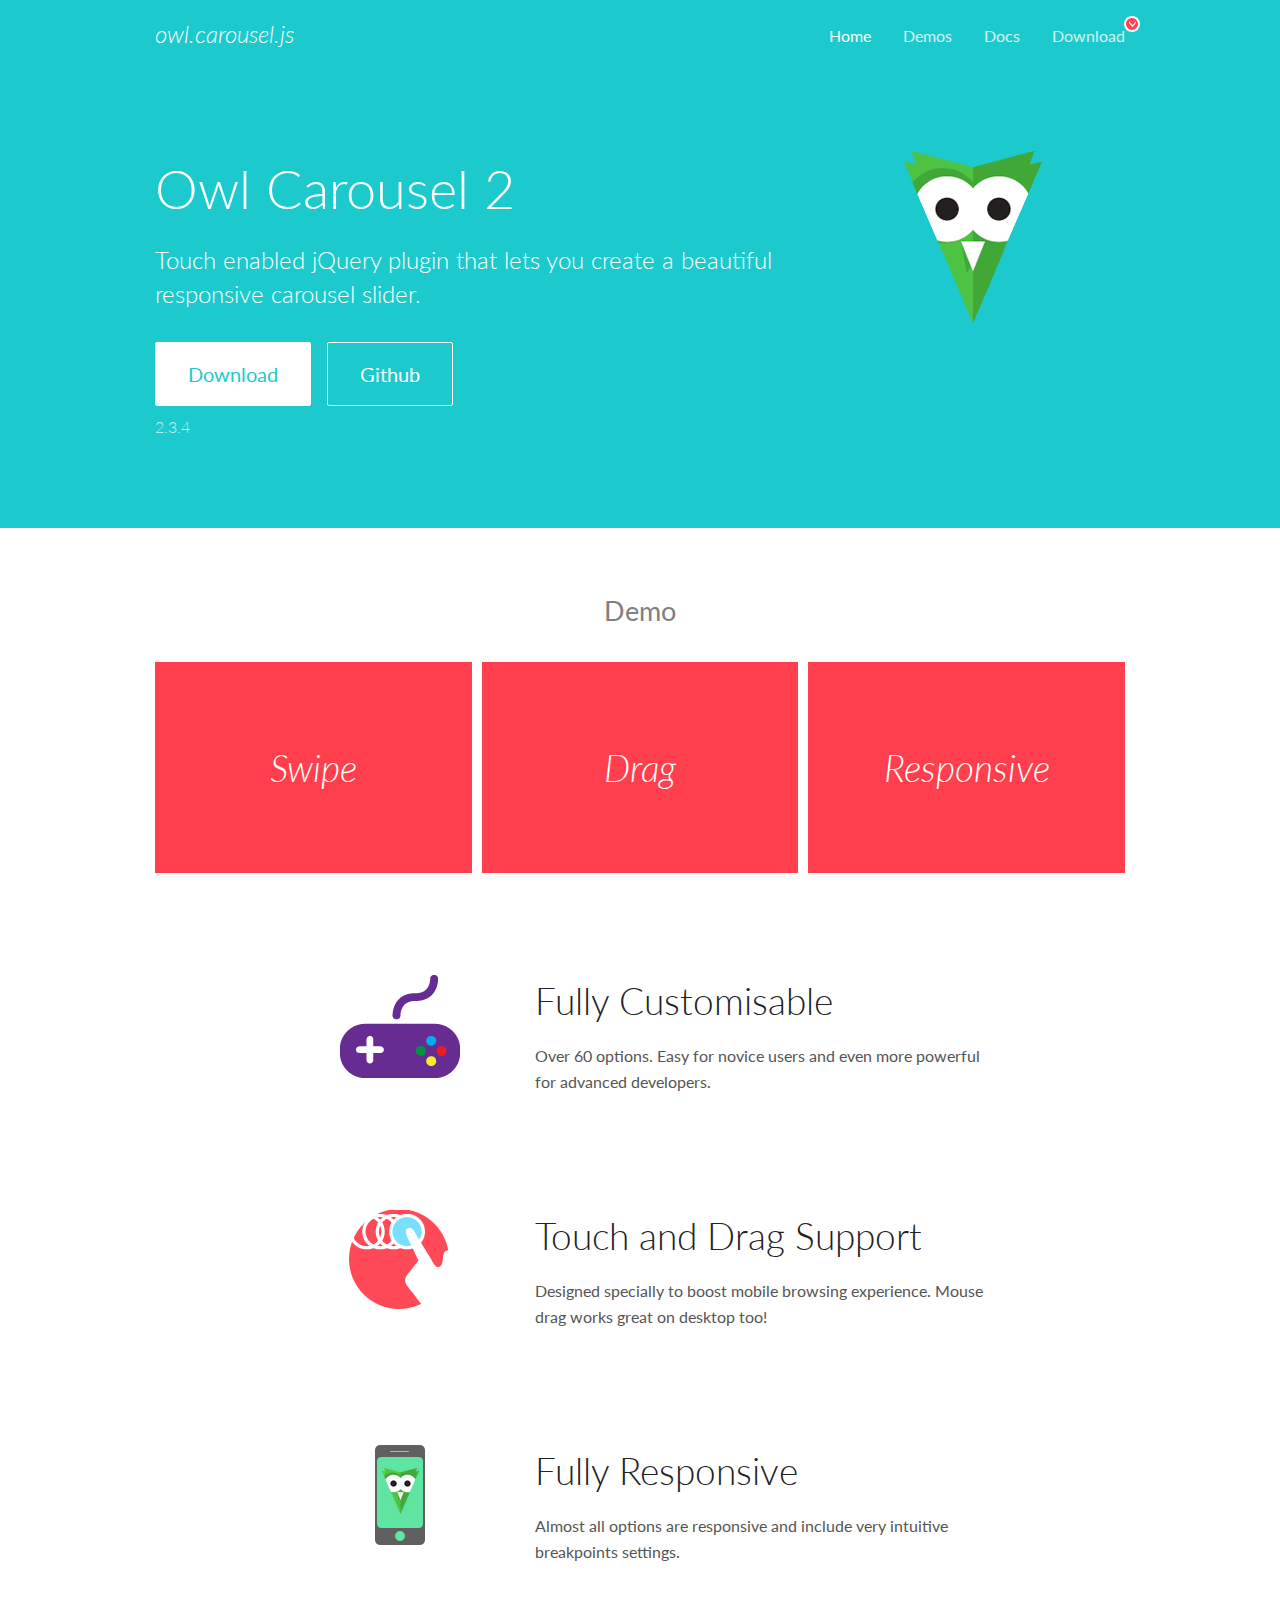
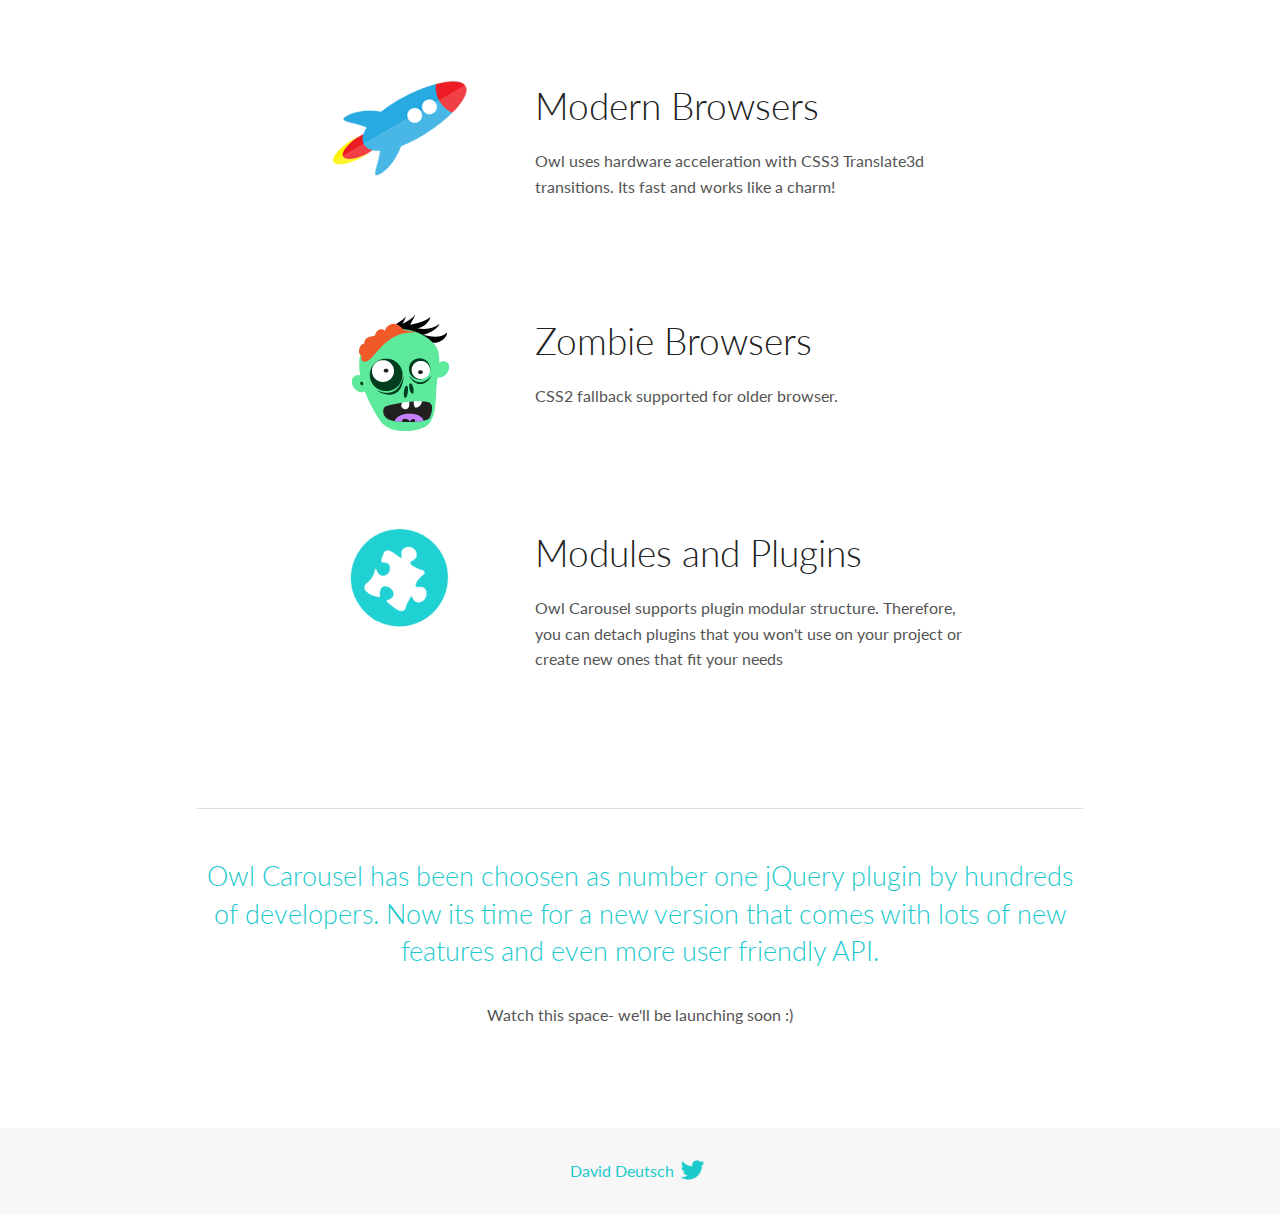
<file: app/static/Source/OwlCarousel2-2.3.4/OwlCarousel2-2.3.4/docs/index.html>
<!DOCTYPE html>
<html lang="en">
  <head>

    <!-- head -->
    <meta charset="utf-8">
    <meta name="msapplication-tap-highlight" content="no" />
    <meta name="viewport" content="width=device-width, initial-scale=1.0" />
    <meta name="description" content="Touch enabled jQuery plugin that lets you create beautiful responsive carousel slider.">
    <meta name="author" content="David Deutsch">
    <title>
      Home | Owl Carousel | 2.3.4
    </title>

    <!-- Stylesheets -->
    <link href='https://fonts.googleapis.com/css?family=Lato:300,400,700,400italic,300italic' rel='stylesheet' type='text/css'>
    <link rel="stylesheet" href="assets/css/docs.theme.min.css">

    <!-- Owl Stylesheets -->
    <link rel="stylesheet" href="assets/owlcarousel/assets/owl.carousel.min.css">
    <link rel="stylesheet" href="assets/owlcarousel/assets/owl.theme.default.min.css">

    <!-- HTML5 shim and Respond.js IE8 support of HTML5 elements and media queries -->

    <!--[if lt IE 9]>
      <script src="https://oss.maxcdn.com/libs/html5shiv/3.7.0/html5shiv.js"></script>
      <script src="https://oss.maxcdn.com/libs/respond.js/1.3.0/respond.min.js"></script>
    <![endif]-->

    <!-- Favicons -->
    <link rel="apple-touch-icon-precomposed" sizes="144x144" href="assets/ico/apple-touch-icon-144-precomposed.png">
    <link rel="shortcut icon" href="assets/ico/favicon.png">
    <link rel="shortcut icon" href="favicon.ico">

    <!-- Yeah i know js should not be in header. Its required for demos.-->

    <!-- javascript -->
    <script src="assets/vendors/jquery.min.js"></script>
    <script src="assets/owlcarousel/owl.carousel.js"></script>
  </head>
  <body>

    <!-- header -->
    <header class="header">
      <div class="row">
        <div class="large-12 columns">
          <div class="brand left">
            <h3>
              <a href="/OwlCarousel2/">owl.carousel.js</a> 
            </h3>
          </div>
          <a id="toggle-nav" class="right">
            <span></span> <span></span> <span></span> 
          </a> 
          <div class="nav-bar">
            <ul class="clearfix">
              <li class="active">
                <a href="/OwlCarousel2/index.html">Home</a> 
              </li>
              <li> <a href="/OwlCarousel2/demos/demos.html">Demos</a>  </li>
              <li> <a href="/OwlCarousel2/docs/started-welcome.html">Docs</a>  </li>
              <li>
                <a href="https://github.com/OwlCarousel2/OwlCarousel2/archive/2.3.4.zip">Download</a> 
                <span class="download"></span> 
              </li>
            </ul>
          </div>
        </div>
      </div>
    </header>

    <!-- home panel -->
    <section id="hero">
      <div class="row">
        <div class="large-8 medium-8 columns">
          <h1>Owl Carousel 2</h1>
          <h4>Touch enabled jQuery plugin that lets you create a beautiful responsive carousel slider.</h4>
          <a href="https://github.com/OwlCarousel2/OwlCarousel2/archive/2.3.4.zip" class="hero-button">Download</a> 
          <a href="https://github.com/OwlCarousel2/OwlCarousel2" class="hero-button outline">Github</a> 
          <p>2.3.4</p>
        </div>
        <div class="large-4 medium-4 columns">
          <img class="owl-logo" src="assets/img/owl-logo.png" alt="mr. Owl">
        </div>
      </div>
    </section>

    <!-- body -->
    <div class="home-demo">
      <div class="row">
        <div class="large-12 columns">
          <h3>Demo</h3>
          <div class="owl-carousel">
            <div class="item">
              <h2>Swipe</h2>
            </div>
            <div class="item">
              <h2>Drag</h2>
            </div>
            <div class="item">
              <h2>Responsive</h2>
            </div>
            <div class="item">
              <h2>CSS3</h2>
            </div>
            <div class="item">
              <h2>Fast</h2>
            </div>
            <div class="item">
              <h2>Easy</h2>
            </div>
            <div class="item">
              <h2>Free</h2>
            </div>
            <div class="item">
              <h2>Upgradable</h2>
            </div>
            <div class="item">
              <h2>Tons of options</h2>
            </div>
            <div class="item">
              <h2>Infinity</h2>
            </div>
            <div class="item">
              <h2>Auto Width</h2>
            </div>
          </div>
        </div>
      </div>
    </div>
    <script>
      var owl = $('.owl-carousel');
      owl.owlCarousel({
        margin: 10,
        loop: true,
        responsive: {
          0: {
            items: 1
          },
          600: {
            items: 2
          },
          1000: {
            items: 3
          }
        }
      })
    </script>

    <!-- features -->
    <div id="features">
      <div class="row">
        <div class="small-12 medium-9 small-centered columns">
          <section class="row feature">
            <div class="medium-4 small-12 columns">
              <img src="assets/img/feature-options.png" alt="">
            </div>
            <div class="medium-8 small-12 columns">
              <h2>Fully Customisable</h2>
              <p>Over 60 options. Easy for novice users and even more powerful for advanced developers.</p>
            </div>
          </section>
          <section class="row feature">
            <div class="medium-4 small-12 columns">
              <img src="assets/img/feature-drag.png" alt="">
            </div>
            <div class="medium-8 small-12 columns">
              <h2>Touch and Drag Support</h2>
              <p>Designed specially to boost mobile browsing experience. Mouse drag works great on desktop too!</p>
            </div>
          </section>
          <section class="row feature">
            <div class="medium-4 small-12 columns">
              <img src="assets/img/feature-responsive.png" alt="">
            </div>
            <div class="medium-8 small-12 columns">
              <h2>Fully Responsive</h2>
              <p>Almost all options are responsive and include very intuitive breakpoints settings.</p>
            </div>
          </section>
          <section class="row feature">
            <div class="medium-4 small-12 columns">
              <img src="assets/img/feature-modern.png" alt="">
            </div>
            <div class="medium-8 small-12 columns">
              <h2>Modern Browsers</h2>
              <p>Owl uses hardware acceleration with CSS3 Translate3d transitions. Its fast and works like a charm! </p>
            </div>
          </section>
          <section class="row feature">
            <div class="medium-4 small-12 columns">
              <img src="assets/img/feature-zombie.png" alt="">
            </div>
            <div class="medium-8 small-12 columns">
              <h2>Zombie Browsers</h2>
              <p>CSS2 fallback supported for older browser.</p>
            </div>
          </section>
          <section class="row feature">
            <div class="medium-4 small-12 columns">
              <img src="assets/img/feature-module.png" alt="">
            </div>
            <div class="medium-8 small-12 columns">
              <h2>Modules and Plugins</h2>
              <p>Owl Carousel supports plugin modular structure. Therefore, you can detach plugins that you won&#x27;t use on your project or create new ones that fit your needs</p>
            </div>
          </section>
        </div>
      </div>
    </div>

    <!-- footer -->
    <section id="teaser-text">
      <div class="row">
        <div class="small-12 medium-11 small-centered columns">
          <hr>
          <h3 id="owl-carousel-has-been-choosen-as-number-one-jquery-plugin-by-hundreds-of-developers-now-its-time-for-a-new-version-that-comes-with-lots-of-new-features-and-even-more-user-friendly-api-">Owl Carousel has been choosen as number one jQuery plugin by hundreds of developers. Now its time for a new version that comes with lots of new features and even more user friendly API.</h3>
          <p>Watch this space- we&#39;ll be launching soon :)</p>
        </div>
      </div>
    </section>

    <!-- footer -->
    <footer class="footer">
      <div class="row">
        <div class="large-12 columns">
          <h5>
            <a href="/OwlCarousel2/docs/support-contact.html">David Deutsch</a> 
            <a id="custom-tweet-button" href="https://twitter.com/share?url=https://github.com/OwlCarousel2/OwlCarousel2&text=Owl Carousel - This is so awesome! " target="_blank"></a> 
          </h5>
        </div>
      </div>
    </footer>

    <!-- vendors -->
    <script src="assets/vendors/highlight.js"></script>
    <script src="assets/js/app.js"></script>
  </body>
</html>
</file>
<file: app/static/Source/jquery-nice-select-1.1.0/jquery-nice-select-1.1.0/css/style.css>
.nice-select {
  -webkit-tap-highlight-color: transparent;
  background-color: #fff;
  border-radius: 5px;
  border: solid 1px #e0e7ee;
  box-sizing: border-box;
  clear: both;
  cursor: pointer;
  display: block;
  float: left;
  font-family: inherit;
  font-size: 14px;
  font-weight: normal;
  height: 42px;
  line-height: 40px;
  outline: none;
  padding-left: 18px;
  padding-right: 30px;
  position: relative;
  text-align: left !important;
  -webkit-transition: all 0.2s ease-in-out;
  transition: all 0.2s ease-in-out;
  -webkit-user-select: none;
     -moz-user-select: none;
      -ms-user-select: none;
          user-select: none;
  white-space: nowrap;
  width: auto; }
  .nice-select:hover {
    border-color: #d0dae5; }
  .nice-select:active, .nice-select.open, .nice-select:focus {
    border-color: #88bfff; }
  .nice-select:after {
    border-bottom: 2px solid #90a1b5;
    border-right: 2px solid #90a1b5;
    content: '';
    display: block;
    height: 5px;
    margin-top: -4px;
    pointer-events: none;
    position: absolute;
    right: 12px;
    top: 50%;
    -webkit-transform-origin: 66% 66%;
        -ms-transform-origin: 66% 66%;
            transform-origin: 66% 66%;
    -webkit-transform: rotate(45deg);
        -ms-transform: rotate(45deg);
            transform: rotate(45deg);
    -webkit-transition: all 0.15s ease-in-out;
    transition: all 0.15s ease-in-out;
    width: 5px; }
  .nice-select.open:after {
    -webkit-transform: rotate(-135deg);
        -ms-transform: rotate(-135deg);
            transform: rotate(-135deg); }
  .nice-select.open .list {
    opacity: 1;
    pointer-events: auto;
    -webkit-transform: scale(1) translateY(0);
        -ms-transform: scale(1) translateY(0);
            transform: scale(1) translateY(0); }
  .nice-select.disabled {
    border-color: #e7ecf2;
    color: #90a1b5;
    pointer-events: none; }
    .nice-select.disabled:after {
      border-color: #cdd5de; }
  .nice-select.wide {
    width: 100%; }
    .nice-select.wide .list {
      left: 0 !important;
      right: 0 !important; }
  .nice-select.right {
    float: right; }
    .nice-select.right .list {
      left: auto;
      right: 0; }
  .nice-select.small {
    font-size: 12px;
    height: 36px;
    line-height: 34px; }
    .nice-select.small:after {
      height: 4px;
      width: 4px; }
    .nice-select.small .option {
      line-height: 34px;
      min-height: 34px; }
  .nice-select .list {
    background-color: #fff;
    border-radius: 5px;
    box-shadow: 0 0 0 1px rgba(68, 88, 112, 0.11);
    box-sizing: border-box;
    margin-top: 4px;
    opacity: 0;
    overflow: hidden;
    padding: 0;
    pointer-events: none;
    position: absolute;
    top: 100%;
    left: 0;
    -webkit-transform-origin: 50% 0;
        -ms-transform-origin: 50% 0;
            transform-origin: 50% 0;
    -webkit-transform: scale(0.75) translateY(-21px);
        -ms-transform: scale(0.75) translateY(-21px);
            transform: scale(0.75) translateY(-21px);
    -webkit-transition: all 0.2s cubic-bezier(0.5, 0, 0, 1.25), opacity 0.15s ease-out;
    transition: all 0.2s cubic-bezier(0.5, 0, 0, 1.25), opacity 0.15s ease-out;
    z-index: 9; }
    .nice-select .list:hover .option:not(:hover) {
      background-color: transparent !important; }
  .nice-select .option {
    cursor: pointer;
    font-weight: 400;
    line-height: 40px;
    list-style: none;
    min-height: 40px;
    outline: none;
    padding-left: 18px;
    padding-right: 29px;
    text-align: left;
    -webkit-transition: all 0.2s;
    transition: all 0.2s; }
    .nice-select .option:hover, .nice-select .option.focus, .nice-select .option.selected.focus {
      background-color: #f6f7f9; }
    .nice-select .option.selected {
      font-weight: bold; }
    .nice-select .option.disabled {
      background-color: transparent;
      color: #90a1b5;
      cursor: default; }

.no-csspointerevents .nice-select .list {
  display: none; }

.no-csspointerevents .nice-select.open .list {
  display: block; }

code[class*="language-"],
pre[class*="language-"] {
  border-radius: 2px;
  color: #445870;
  -webkit-hyphens: none;
      -ms-hyphens: none;
          hyphens: none;
  line-height: 1.5;
  -moz-tab-size: 4;
    -o-tab-size: 4;
       tab-size: 4;
  text-align: left;
  white-space: pre;
  word-break: normal;
  word-spacing: normal;
  word-wrap: normal;
  direction: ltr;
  font-family: Inconsolata, monospace;
  font-size: 13px;
  letter-spacing: 0; }

/* Code blocks */
pre[class*="language-"] {
  padding: 18px 24px;
  margin: 0 0 24px;
  overflow: auto; }

:not(pre) > code[class*="language-"],
pre[class*="language-"] {
  background: #f6f7f9; }

/* Inline code */
:not(pre) > code[class*="language-"] {
  padding: 0 2px 1px; }

.token.comment,
.token.prolog,
.token.doctype,
.token.cdata {
  color: #90a1b5; }

.token.punctuation {
  color: #999; }

.namespace {
  opacity: .7; }

.token.property,
.token.tag,
.token.boolean,
.token.number,
.token.constant,
.token.symbol,
.token.deleted {
  color: #EC4444; }

.token.selector,
.token.attr-name,
.token.string,
.token.char,
.token.builtin,
.token.inserted {
  color: #4ABF60; }

.token.operator,
.token.entity,
.token.url,
.language-css .token.string,
.style .token.string {
  color: #a67f59;
  background: rgba(255, 255, 255, 0.5); }

.token.atrule,
.token.attr-value,
.token.keyword {
  color: #55a1fb; }

.token.function {
  color: #DD4A68; }

.token.regex,
.token.important,
.token.variable {
  color: #e90; }

.token.important,
.token.bold {
  font-weight: bold; }

.token.italic {
  font-style: italic; }

.token.entity {
  cursor: help; }

body {
  -webkit-font-smoothing: antialiased;
  -moz-osx-font-smoothing: grayscale;
  color: #445870;
  font-family: 'Work Sans', sans-serif;
  font-size: 14px;
  font-weight: normal;
  letter-spacing: -0.25px;
  margin: 0;
  padding: 0 18px; }

p {
  line-height: 1.6;
  margin: 0 0 1.6em; }

h1 {
  font-size: 36px;
  font-weight: 300;
  letter-spacing: -2px;
  margin: 0 0 24px; }

h2 {
  font-size: 22px;
  font-weight: 400;
  margin: 0 0 12px;
  padding-top: 48px; }

h3 {
  font-size: 18px;
  font-weight: 400;
  margin: 0 0 12px;
  padding-top: 12px; }

ul {
  margin: 0;
  padding-left: 16px; }

a:not(.button) {
  color: #55a1fb;
  outline: none;
  text-decoration: none;
  -webkit-transition: all 0.2s ease-in-out;
  transition: all 0.2s ease-in-out;
  border-bottom: 1px solid transparent; }
  a:not(.button):hover, a:not(.button):focus {
    border-bottom: 1px solid #88bfff; }

::-moz-selection {
  background: #f3f4f7; }

::selection {
  background: #f3f4f7; }

.container {
  margin: 96px auto 60px;
  max-width: 40em; }

.box {
  background-color: #f6f7f9;
  border-radius: 2px;
  margin-bottom: 30px;
  padding: 24px 30px; }
  .box:before, .box:after {
    content: "";
    display: table; }
  .box:after {
    clear: both; }

label {
  color: #90a1b5;
  font-size: 11px;
  margin: 0 2px 4px;
  text-transform: uppercase;
  float: left; }
  label.right {
    float: right; }

.button {
  -webkit-tap-highlight-color: transparent;
  background-color: #55a1fb;
  border-radius: 5px;
  border: none;
  box-sizing: border-box;
  color: #fff;
  cursor: pointer;
  display: inline-block;
  font-weight: 600;
  height: 42px;
  line-height: 42px;
  outline: none;
  padding: 0 24px;
  text-align: center;
  text-decoration: none;
  -webkit-transition: all 0.2s ease-in-out;
  transition: all 0.2s ease-in-out;
  white-space: nowrap;
  width: auto; }
  .button:hover, .button:focus {
    background-color: #4196fb; }
  .button:active, .button.nice-select.open {
    background-color: #2d8bfa; }
  .button.light {
    background-color: #fff;
    border: 1px solid #e0e7ee;
    color: #55a1fb;
    line-height: 40px;
    margin-left: 24px; }
    .button.light:hover {
      border-color: #d0dae5; }
    .button.light:active, .button.light.nice-select.open, .button.light:focus {
      border-color: #88bfff; }
  @media screen and (max-width: 360px) {
    .button {
      width: 100%; }
      .button.light {
        margin: 18px 0 0; } }

.header {
  text-align: center;
  margin-bottom: 60px; }
  @media screen and (min-width: 600px) {
    .header {
      padding: 0 18px; } }
  .header p {
    color: #90a1b5;
    font-size: 18px;
    margin-bottom: 36px; }

.footer {
  text-align: center; }
  .footer p {
    margin-bottom: 90px; }

.credit {
  color: #90a1b5;
  clear: both;
  font-size: 12px;
  margin-top: 90px; }
</file>
<file: app/static/Source/elegant_font/elegant_font/HTML CSS/style.css>
@font-face {
	font-family: 'ElegantIcons';
	src:url('fonts/ElegantIcons.eot');
	src:url('fonts/ElegantIcons.eot?#iefix') format('embedded-opentype'),
		url('fonts/ElegantIcons.woff') format('woff'),
		url('fonts/ElegantIcons.ttf') format('truetype'),
		url('fonts/ElegantIcons.svg#ElegantIcons') format('svg');
	font-weight: normal;
	font-style: normal;
}

/* Use the following CSS code if you want to use data attributes for inserting your icons */
[data-icon]:before {
	font-family: 'ElegantIcons';
	content: attr(data-icon);
	speak: none;
	font-weight: normal;
	font-variant: normal;
	text-transform: none;
	line-height: 1;
	-webkit-font-smoothing: antialiased;
	-moz-osx-font-smoothing: grayscale;
}

/* Use the following CSS code if you want to have a class per icon */
/*
Instead of a list of all class selectors,
you can use the generic selector below, but it's slower:
[class*="your-class-prefix"] {
*/
.arrow_up, .arrow_down, .arrow_left, .arrow_right, .arrow_left-up, .arrow_right-up, .arrow_right-down, .arrow_left-down, .arrow-up-down, .arrow_up-down_alt, .arrow_left-right_alt, .arrow_left-right, .arrow_expand_alt2, .arrow_expand_alt, .arrow_condense, .arrow_expand, .arrow_move, .arrow_carrot-up, .arrow_carrot-down, .arrow_carrot-left, .arrow_carrot-right, .arrow_carrot-2up, .arrow_carrot-2down, .arrow_carrot-2left, .arrow_carrot-2right, .arrow_carrot-up_alt2, .arrow_carrot-down_alt2, .arrow_carrot-left_alt2, .arrow_carrot-right_alt2, .arrow_carrot-2up_alt2, .arrow_carrot-2down_alt2, .arrow_carrot-2left_alt2, .arrow_carrot-2right_alt2, .arrow_triangle-up, .arrow_triangle-down, .arrow_triangle-left, .arrow_triangle-right, .arrow_triangle-up_alt2, .arrow_triangle-down_alt2, .arrow_triangle-left_alt2, .arrow_triangle-right_alt2, .arrow_back, .icon_minus-06, .icon_plus, .icon_close, .icon_check, .icon_minus_alt2, .icon_plus_alt2, .icon_close_alt2, .icon_check_alt2, .icon_zoom-out_alt, .icon_zoom-in_alt, .icon_search, .icon_box-empty, .icon_box-selected, .icon_minus-box, .icon_plus-box, .icon_box-checked, .icon_circle-empty, .icon_circle-slelected, .icon_stop_alt2, .icon_stop, .icon_pause_alt2, .icon_pause, .icon_menu, .icon_menu-square_alt2, .icon_menu-circle_alt2, .icon_ul, .icon_ol, .icon_adjust-horiz, .icon_adjust-vert, .icon_document_alt, .icon_documents_alt, .icon_pencil, .icon_pencil-edit_alt, .icon_pencil-edit, .icon_folder-alt, .icon_folder-open_alt, .icon_folder-add_alt, .icon_info_alt, .icon_error-oct_alt, .icon_error-circle_alt, .icon_error-triangle_alt, .icon_question_alt2, .icon_question, .icon_comment_alt, .icon_chat_alt, .icon_vol-mute_alt, .icon_volume-low_alt, .icon_volume-high_alt, .icon_quotations, .icon_quotations_alt2, .icon_clock_alt, .icon_lock_alt, .icon_lock-open_alt, .icon_key_alt, .icon_cloud_alt, .icon_cloud-upload_alt, .icon_cloud-download_alt, .icon_image, .icon_images, .icon_lightbulb_alt, .icon_gift_alt, .icon_house_alt, .icon_genius, .icon_mobile, .icon_tablet, .icon_laptop, .icon_desktop, .icon_camera_alt, .icon_mail_alt, .icon_cone_alt, .icon_ribbon_alt, .icon_bag_alt, .icon_creditcard, .icon_cart_alt, .icon_paperclip, .icon_tag_alt, .icon_tags_alt, .icon_trash_alt, .icon_cursor_alt, .icon_mic_alt, .icon_compass_alt, .icon_pin_alt, .icon_pushpin_alt, .icon_map_alt, .icon_drawer_alt, .icon_toolbox_alt, .icon_book_alt, .icon_calendar, .icon_film, .icon_table, .icon_contacts_alt, .icon_headphones, .icon_lifesaver, .icon_piechart, .icon_refresh, .icon_link_alt, .icon_link, .icon_loading, .icon_blocked, .icon_archive_alt, .icon_heart_alt, .icon_star_alt, .icon_star-half_alt, .icon_star, .icon_star-half, .icon_tools, .icon_tool, .icon_cog, .icon_cogs, .arrow_up_alt, .arrow_down_alt, .arrow_left_alt, .arrow_right_alt, .arrow_left-up_alt, .arrow_right-up_alt, .arrow_right-down_alt, .arrow_left-down_alt, .arrow_condense_alt, .arrow_expand_alt3, .arrow_carrot_up_alt, .arrow_carrot-down_alt, .arrow_carrot-left_alt, .arrow_carrot-right_alt, .arrow_carrot-2up_alt, .arrow_carrot-2dwnn_alt, .arrow_carrot-2left_alt, .arrow_carrot-2right_alt, .arrow_triangle-up_alt, .arrow_triangle-down_alt, .arrow_triangle-left_alt, .arrow_triangle-right_alt, .icon_minus_alt, .icon_plus_alt, .icon_close_alt, .icon_check_alt, .icon_zoom-out, .icon_zoom-in, .icon_stop_alt, .icon_menu-square_alt, .icon_menu-circle_alt, .icon_document, .icon_documents, .icon_pencil_alt, .icon_folder, .icon_folder-open, .icon_folder-add, .icon_folder_upload, .icon_folder_download, .icon_info, .icon_error-circle, .icon_error-oct, .icon_error-triangle, .icon_question_alt, .icon_comment, .icon_chat, .icon_vol-mute, .icon_volume-low, .icon_volume-high, .icon_quotations_alt, .icon_clock, .icon_lock, .icon_lock-open, .icon_key, .icon_cloud, .icon_cloud-upload, .icon_cloud-download, .icon_lightbulb, .icon_gift, .icon_house, .icon_camera, .icon_mail, .icon_cone, .icon_ribbon, .icon_bag, .icon_cart, .icon_tag, .icon_tags, .icon_trash, .icon_cursor, .icon_mic, .icon_compass, .icon_pin, .icon_pushpin, .icon_map, .icon_drawer, .icon_toolbox, .icon_book, .icon_contacts, .icon_archive, .icon_heart, .icon_profile, .icon_group, .icon_grid-2x2, .icon_grid-3x3, .icon_music, .icon_pause_alt, .icon_phone, .icon_upload, .icon_download, .social_facebook, .social_twitter, .social_pinterest, .social_googleplus, .social_tumblr, .social_tumbleupon, .social_wordpress, .social_instagram, .social_dribbble, .social_vimeo, .social_linkedin, .social_rss, .social_deviantart, .social_share, .social_myspace, .social_skype, .social_youtube, .social_picassa, .social_googledrive, .social_flickr, .social_blogger, .social_spotify, .social_delicious, .social_facebook_circle, .social_twitter_circle, .social_pinterest_circle, .social_googleplus_circle, .social_tumblr_circle, .social_stumbleupon_circle, .social_wordpress_circle, .social_instagram_circle, .social_dribbble_circle, .social_vimeo_circle, .social_linkedin_circle, .social_rss_circle, .social_deviantart_circle, .social_share_circle, .social_myspace_circle, .social_skype_circle, .social_youtube_circle, .social_picassa_circle, .social_googledrive_alt2, .social_flickr_circle, .social_blogger_circle, .social_spotify_circle, .social_delicious_circle, .social_facebook_square, .social_twitter_square, .social_pinterest_square, .social_googleplus_square, .social_tumblr_square, .social_stumbleupon_square, .social_wordpress_square, .social_instagram_square, .social_dribbble_square, .social_vimeo_square, .social_linkedin_square, .social_rss_square, .social_deviantart_square, .social_share_square, .social_myspace_square, .social_skype_square, .social_youtube_square, .social_picassa_square, .social_googledrive_square, .social_flickr_square, .social_blogger_square, .social_spotify_square, .social_delicious_square, .icon_printer, .icon_calulator, .icon_building, .icon_floppy, .icon_drive, .icon_search-2, .icon_id, .icon_id-2, .icon_puzzle, .icon_like, .icon_dislike, .icon_mug, .icon_currency, .icon_wallet, .icon_pens, .icon_easel, .icon_flowchart, .icon_datareport, .icon_briefcase, .icon_shield, .icon_percent, .icon_globe, .icon_globe-2, .icon_target, .icon_hourglass, .icon_balance, .icon_rook, .icon_printer-alt, .icon_calculator_alt, .icon_building_alt, .icon_floppy_alt, .icon_drive_alt, .icon_search_alt, .icon_id_alt, .icon_id-2_alt, .icon_puzzle_alt, .icon_like_alt, .icon_dislike_alt, .icon_mug_alt, .icon_currency_alt, .icon_wallet_alt, .icon_pens_alt, .icon_easel_alt, .icon_flowchart_alt, .icon_datareport_alt, .icon_briefcase_alt, .icon_shield_alt, .icon_percent_alt, .icon_globe_alt, .icon_clipboard {
	font-family: 'ElegantIcons';
	speak: none;
	font-style: normal;
	font-weight: normal;
	font-variant: normal;
	text-transform: none;
	line-height: 1;
	-webkit-font-smoothing: antialiased;
}
.arrow_up:before {
	content: "\21";
}
.arrow_down:before {
	content: "\22";
}
.arrow_left:before {
	content: "\23";
}
.arrow_right:before {
	content: "\24";
}
.arrow_left-up:before {
	content: "\25";
}
.arrow_right-up:before {
	content: "\26";
}
.arrow_right-down:before {
	content: "\27";
}
.arrow_left-down:before {
	content: "\28";
}
.arrow-up-down:before {
	content: "\29";
}
.arrow_up-down_alt:before {
	content: "\2a";
}
.arrow_left-right_alt:before {
	content: "\2b";
}
.arrow_left-right:before {
	content: "\2c";
}
.arrow_expand_alt2:before {
	content: "\2d";
}
.arrow_expand_alt:before {
	content: "\2e";
}
.arrow_condense:before {
	content: "\2f";
}
.arrow_expand:before {
	content: "\30";
}
.arrow_move:before {
	content: "\31";
}
.arrow_carrot-up:before {
	content: "\32";
}
.arrow_carrot-down:before {
	content: "\33";
}
.arrow_carrot-left:before {
	content: "\34";
}
.arrow_carrot-right:before {
	content: "\35";
}
.arrow_carrot-2up:before {
	content: "\36";
}
.arrow_carrot-2down:before {
	content: "\37";
}
.arrow_carrot-2left:before {
	content: "\38";
}
.arrow_carrot-2right:before {
	content: "\39";
}
.arrow_carrot-up_alt2:before {
	content: "\3a";
}
.arrow_carrot-down_alt2:before {
	content: "\3b";
}
.arrow_carrot-left_alt2:before {
	content: "\3c";
}
.arrow_carrot-right_alt2:before {
	content: "\3d";
}
.arrow_carrot-2up_alt2:before {
	content: "\3e";
}
.arrow_carrot-2down_alt2:before {
	content: "\3f";
}
.arrow_carrot-2left_alt2:before {
	content: "\40";
}
.arrow_carrot-2right_alt2:before {
	content: "\41";
}
.arrow_triangle-up:before {
	content: "\42";
}
.arrow_triangle-down:before {
	content: "\43";
}
.arrow_triangle-left:before {
	content: "\44";
}
.arrow_triangle-right:before {
	content: "\45";
}
.arrow_triangle-up_alt2:before {
	content: "\46";
}
.arrow_triangle-down_alt2:before {
	content: "\47";
}
.arrow_triangle-left_alt2:before {
	content: "\48";
}
.arrow_triangle-right_alt2:before {
	content: "\49";
}
.arrow_back:before {
	content: "\4a";
}
.icon_minus-06:before {
	content: "\4b";
}
.icon_plus:before {
	content: "\4c";
}
.icon_close:before {
	content: "\4d";
}
.icon_check:before {
	content: "\4e";
}
.icon_minus_alt2:before {
	content: "\4f";
}
.icon_plus_alt2:before {
	content: "\50";
}
.icon_close_alt2:before {
	content: "\51";
}
.icon_check_alt2:before {
	content: "\52";
}
.icon_zoom-out_alt:before {
	content: "\53";
}
.icon_zoom-in_alt:before {
	content: "\54";
}
.icon_search:before {
	content: "\55";
}
.icon_box-empty:before {
	content: "\56";
}
.icon_box-selected:before {
	content: "\57";
}
.icon_minus-box:before {
	content: "\58";
}
.icon_plus-box:before {
	content: "\59";
}
.icon_box-checked:before {
	content: "\5a";
}
.icon_circle-empty:before {
	content: "\5b";
}
.icon_circle-slelected:before {
	content: "\5c";
}
.icon_stop_alt2:before {
	content: "\5d";
}
.icon_stop:before {
	content: "\5e";
}
.icon_pause_alt2:before {
	content: "\5f";
}
.icon_pause:before {
	content: "\60";
}
.icon_menu:before {
	content: "\61";
}
.icon_menu-square_alt2:before {
	content: "\62";
}
.icon_menu-circle_alt2:before {
	content: "\63";
}
.icon_ul:before {
	content: "\64";
}
.icon_ol:before {
	content: "\65";
}
.icon_adjust-horiz:before {
	content: "\66";
}
.icon_adjust-vert:before {
	content: "\67";
}
.icon_document_alt:before {
	content: "\68";
}
.icon_documents_alt:before {
	content: "\69";
}
.icon_pencil:before {
	content: "\6a";
}
.icon_pencil-edit_alt:before {
	content: "\6b";
}
.icon_pencil-edit:before {
	content: "\6c";
}
.icon_folder-alt:before {
	content: "\6d";
}
.icon_folder-open_alt:before {
	content: "\6e";
}
.icon_folder-add_alt:before {
	content: "\6f";
}
.icon_info_alt:before {
	content: "\70";
}
.icon_error-oct_alt:before {
	content: "\71";
}
.icon_error-circle_alt:before {
	content: "\72";
}
.icon_error-triangle_alt:before {
	content: "\73";
}
.icon_question_alt2:before {
	content: "\74";
}
.icon_question:before {
	content: "\75";
}
.icon_comment_alt:before {
	content: "\76";
}
.icon_chat_alt:before {
	content: "\77";
}
.icon_vol-mute_alt:before {
	content: "\78";
}
.icon_volume-low_alt:before {
	content: "\79";
}
.icon_volume-high_alt:before {
	content: "\7a";
}
.icon_quotations:before {
	content: "\7b";
}
.icon_quotations_alt2:before {
	content: "\7c";
}
.icon_clock_alt:before {
	content: "\7d";
}
.icon_lock_alt:before {
	content: "\7e";
}
.icon_lock-open_alt:before {
	content: "\e000";
}
.icon_key_alt:before {
	content: "\e001";
}
.icon_cloud_alt:before {
	content: "\e002";
}
.icon_cloud-upload_alt:before {
	content: "\e003";
}
.icon_cloud-download_alt:before {
	content: "\e004";
}
.icon_image:before {
	content: "\e005";
}
.icon_images:before {
	content: "\e006";
}
.icon_lightbulb_alt:before {
	content: "\e007";
}
.icon_gift_alt:before {
	content: "\e008";
}
.icon_house_alt:before {
	content: "\e009";
}
.icon_genius:before {
	content: "\e00a";
}
.icon_mobile:before {
	content: "\e00b";
}
.icon_tablet:before {
	content: "\e00c";
}
.icon_laptop:before {
	content: "\e00d";
}
.icon_desktop:before {
	content: "\e00e";
}
.icon_camera_alt:before {
	content: "\e00f";
}
.icon_mail_alt:before {
	content: "\e010";
}
.icon_cone_alt:before {
	content: "\e011";
}
.icon_ribbon_alt:before {
	content: "\e012";
}
.icon_bag_alt:before {
	content: "\e013";
}
.icon_creditcard:before {
	content: "\e014";
}
.icon_cart_alt:before {
	content: "\e015";
}
.icon_paperclip:before {
	content: "\e016";
}
.icon_tag_alt:before {
	content: "\e017";
}
.icon_tags_alt:before {
	content: "\e018";
}
.icon_trash_alt:before {
	content: "\e019";
}
.icon_cursor_alt:before {
	content: "\e01a";
}
.icon_mic_alt:before {
	content: "\e01b";
}
.icon_compass_alt:before {
	content: "\e01c";
}
.icon_pin_alt:before {
	content: "\e01d";
}
.icon_pushpin_alt:before {
	content: "\e01e";
}
.icon_map_alt:before {
	content: "\e01f";
}
.icon_drawer_alt:before {
	content: "\e020";
}
.icon_toolbox_alt:before {
	content: "\e021";
}
.icon_book_alt:before {
	content: "\e022";
}
.icon_calendar:before {
	content: "\e023";
}
.icon_film:before {
	content: "\e024";
}
.icon_table:before {
	content: "\e025";
}
.icon_contacts_alt:before {
	content: "\e026";
}
.icon_headphones:before {
	content: "\e027";
}
.icon_lifesaver:before {
	content: "\e028";
}
.icon_piechart:before {
	content: "\e029";
}
.icon_refresh:before {
	content: "\e02a";
}
.icon_link_alt:before {
	content: "\e02b";
}
.icon_link:before {
	content: "\e02c";
}
.icon_loading:before {
	content: "\e02d";
}
.icon_blocked:before {
	content: "\e02e";
}
.icon_archive_alt:before {
	content: "\e02f";
}
.icon_heart_alt:before {
	content: "\e030";
}
.icon_star_alt:before {
	content: "\e031";
}
.icon_star-half_alt:before {
	content: "\e032";
}
.icon_star:before {
	content: "\e033";
}
.icon_star-half:before {
	content: "\e034";
}
.icon_tools:before {
	content: "\e035";
}
.icon_tool:before {
	content: "\e036";
}
.icon_cog:before {
	content: "\e037";
}
.icon_cogs:before {
	content: "\e038";
}
.arrow_up_alt:before {
	content: "\e039";
}
.arrow_down_alt:before {
	content: "\e03a";
}
.arrow_left_alt:before {
	content: "\e03b";
}
.arrow_right_alt:before {
	content: "\e03c";
}
.arrow_left-up_alt:before {
	content: "\e03d";
}
.arrow_right-up_alt:before {
	content: "\e03e";
}
.arrow_right-down_alt:before {
	content: "\e03f";
}
.arrow_left-down_alt:before {
	content: "\e040";
}
.arrow_condense_alt:before {
	content: "\e041";
}
.arrow_expand_alt3:before {
	content: "\e042";
}
.arrow_carrot_up_alt:before {
	content: "\e043";
}
.arrow_carrot-down_alt:before {
	content: "\e044";
}
.arrow_carrot-left_alt:before {
	content: "\e045";
}
.arrow_carrot-right_alt:before {
	content: "\e046";
}
.arrow_carrot-2up_alt:before {
	content: "\e047";
}
.arrow_carrot-2dwnn_alt:before {
	content: "\e048";
}
.arrow_carrot-2left_alt:before {
	content: "\e049";
}
.arrow_carrot-2right_alt:before {
	content: "\e04a";
}
.arrow_triangle-up_alt:before {
	content: "\e04b";
}
.arrow_triangle-down_alt:before {
	content: "\e04c";
}
.arrow_triangle-left_alt:before {
	content: "\e04d";
}
.arrow_triangle-right_alt:before {
	content: "\e04e";
}
.icon_minus_alt:before {
	content: "\e04f";
}
.icon_plus_alt:before {
	content: "\e050";
}
.icon_close_alt:before {
	content: "\e051";
}
.icon_check_alt:before {
	content: "\e052";
}
.icon_zoom-out:before {
	content: "\e053";
}
.icon_zoom-in:before {
	content: "\e054";
}
.icon_stop_alt:before {
	content: "\e055";
}
.icon_menu-square_alt:before {
	content: "\e056";
}
.icon_menu-circle_alt:before {
	content: "\e057";
}
.icon_document:before {
	content: "\e058";
}
.icon_documents:before {
	content: "\e059";
}
.icon_pencil_alt:before {
	content: "\e05a";
}
.icon_folder:before {
	content: "\e05b";
}
.icon_folder-open:before {
	content: "\e05c";
}
.icon_folder-add:before {
	content: "\e05d";
}
.icon_folder_upload:before {
	content: "\e05e";
}
.icon_folder_download:before {
	content: "\e05f";
}
.icon_info:before {
	content: "\e060";
}
.icon_error-circle:before {
	content: "\e061";
}
.icon_error-oct:before {
	content: "\e062";
}
.icon_error-triangle:before {
	content: "\e063";
}
.icon_question_alt:before {
	content: "\e064";
}
.icon_comment:before {
	content: "\e065";
}
.icon_chat:before {
	content: "\e066";
}
.icon_vol-mute:before {
	content: "\e067";
}
.icon_volume-low:before {
	content: "\e068";
}
.icon_volume-high:before {
	content: "\e069";
}
.icon_quotations_alt:before {
	content: "\e06a";
}
.icon_clock:before {
	content: "\e06b";
}
.icon_lock:before {
	content: "\e06c";
}
.icon_lock-open:before {
	content: "\e06d";
}
.icon_key:before {
	content: "\e06e";
}
.icon_cloud:before {
	content: "\e06f";
}
.icon_cloud-upload:before {
	content: "\e070";
}
.icon_cloud-download:before {
	content: "\e071";
}
.icon_lightbulb:before {
	content: "\e072";
}
.icon_gift:before {
	content: "\e073";
}
.icon_house:before {
	content: "\e074";
}
.icon_camera:before {
	content: "\e075";
}
.icon_mail:before {
	content: "\e076";
}
.icon_cone:before {
	content: "\e077";
}
.icon_ribbon:before {
	content: "\e078";
}
.icon_bag:before {
	content: "\e079";
}
.icon_cart:before {
	content: "\e07a";
}
.icon_tag:before {
	content: "\e07b";
}
.icon_tags:before {
	content: "\e07c";
}
.icon_trash:before {
	content: "\e07d";
}
.icon_cursor:before {
	content: "\e07e";
}
.icon_mic:before {
	content: "\e07f";
}
.icon_compass:before {
	content: "\e080";
}
.icon_pin:before {
	content: "\e081";
}
.icon_pushpin:before {
	content: "\e082";
}
.icon_map:before {
	content: "\e083";
}
.icon_drawer:before {
	content: "\e084";
}
.icon_toolbox:before {
	content: "\e085";
}
.icon_book:before {
	content: "\e086";
}
.icon_contacts:before {
	content: "\e087";
}
.icon_archive:before {
	content: "\e088";
}
.icon_heart:before {
	content: "\e089";
}
.icon_profile:before {
	content: "\e08a";
}
.icon_group:before {
	content: "\e08b";
}
.icon_grid-2x2:before {
	content: "\e08c";
}
.icon_grid-3x3:before {
	content: "\e08d";
}
.icon_music:before {
	content: "\e08e";
}
.icon_pause_alt:before {
	content: "\e08f";
}
.icon_phone:before {
	content: "\e090";
}
.icon_upload:before {
	content: "\e091";
}
.icon_download:before {
	content: "\e092";
}
.social_facebook:before {
	content: "\e093";
}
.social_twitter:before {
	content: "\e094";
}
.social_pinterest:before {
	content: "\e095";
}
.social_googleplus:before {
	content: "\e096";
}
.social_tumblr:before {
	content: "\e097";
}
.social_tumbleupon:before {
	content: "\e098";
}
.social_wordpress:before {
	content: "\e099";
}
.social_instagram:before {
	content: "\e09a";
}
.social_dribbble:before {
	content: "\e09b";
}
.social_vimeo:before {
	content: "\e09c";
}
.social_linkedin:before {
	content: "\e09d";
}
.social_rss:before {
	content: "\e09e";
}
.social_deviantart:before {
	content: "\e09f";
}
.social_share:before {
	content: "\e0a0";
}
.social_myspace:before {
	content: "\e0a1";
}
.social_skype:before {
	content: "\e0a2";
}
.social_youtube:before {
	content: "\e0a3";
}
.social_picassa:before {
	content: "\e0a4";
}
.social_googledrive:before {
	content: "\e0a5";
}
.social_flickr:before {
	content: "\e0a6";
}
.social_blogger:before {
	content: "\e0a7";
}
.social_spotify:before {
	content: "\e0a8";
}
.social_delicious:before {
	content: "\e0a9";
}
.social_facebook_circle:before {
	content: "\e0aa";
}
.social_twitter_circle:before {
	content: "\e0ab";
}
.social_pinterest_circle:before {
	content: "\e0ac";
}
.social_googleplus_circle:before {
	content: "\e0ad";
}
.social_tumblr_circle:before {
	content: "\e0ae";
}
.social_stumbleupon_circle:before {
	content: "\e0af";
}
.social_wordpress_circle:before {
	content: "\e0b0";
}
.social_instagram_circle:before {
	content: "\e0b1";
}
.social_dribbble_circle:before {
	content: "\e0b2";
}
.social_vimeo_circle:before {
	content: "\e0b3";
}
.social_linkedin_circle:before {
	content: "\e0b4";
}
.social_rss_circle:before {
	content: "\e0b5";
}
.social_deviantart_circle:before {
	content: "\e0b6";
}
.social_share_circle:before {
	content: "\e0b7";
}
.social_myspace_circle:before {
	content: "\e0b8";
}
.social_skype_circle:before {
	content: "\e0b9";
}
.social_youtube_circle:before {
	content: "\e0ba";
}
.social_picassa_circle:before {
	content: "\e0bb";
}
.social_googledrive_alt2:before {
	content: "\e0bc";
}
.social_flickr_circle:before {
	content: "\e0bd";
}
.social_blogger_circle:before {
	content: "\e0be";
}
.social_spotify_circle:before {
	content: "\e0bf";
}
.social_delicious_circle:before {
	content: "\e0c0";
}
.social_facebook_square:before {
	content: "\e0c1";
}
.social_twitter_square:before {
	content: "\e0c2";
}
.social_pinterest_square:before {
	content: "\e0c3";
}
.social_googleplus_square:before {
	content: "\e0c4";
}
.social_tumblr_square:before {
	content: "\e0c5";
}
.social_stumbleupon_square:before {
	content: "\e0c6";
}
.social_wordpress_square:before {
	content: "\e0c7";
}
.social_instagram_square:before {
	content: "\e0c8";
}
.social_dribbble_square:before {
	content: "\e0c9";
}
.social_vimeo_square:before {
	content: "\e0ca";
}
.social_linkedin_square:before {
	content: "\e0cb";
}
.social_rss_square:before {
	content: "\e0cc";
}
.social_deviantart_square:before {
	content: "\e0cd";
}
.social_share_square:before {
	content: "\e0ce";
}
.social_myspace_square:before {
	content: "\e0cf";
}
.social_skype_square:before {
	content: "\e0d0";
}
.social_youtube_square:before {
	content: "\e0d1";
}
.social_picassa_square:before {
	content: "\e0d2";
}
.social_googledrive_square:before {
	content: "\e0d3";
}
.social_flickr_square:before {
	content: "\e0d4";
}
.social_blogger_square:before {
	content: "\e0d5";
}
.social_spotify_square:before {
	content: "\e0d6";
}
.social_delicious_square:before {
	content: "\e0d7";
}
.icon_printer:before {
	content: "\e103";
}
.icon_calulator:before {
	content: "\e0ee";
}
.icon_building:before {
	content: "\e0ef";
}
.icon_floppy:before {
	content: "\e0e8";
}
.icon_drive:before {
	content: "\e0ea";
}
.icon_search-2:before {
	content: "\e101";
}
.icon_id:before {
	content: "\e107";
}
.icon_id-2:before {
	content: "\e108";
}
.icon_puzzle:before {
	content: "\e102";
}
.icon_like:before {
	content: "\e106";
}
.icon_dislike:before {
	content: "\e0eb";
}
.icon_mug:before {
	content: "\e105";
}
.icon_currency:before {
	content: "\e0ed";
}
.icon_wallet:before {
	content: "\e100";
}
.icon_pens:before {
	content: "\e104";
}
.icon_easel:before {
	content: "\e0e9";
}
.icon_flowchart:before {
	content: "\e109";
}
.icon_datareport:before {
	content: "\e0ec";
}
.icon_briefcase:before {
	content: "\e0fe";
}
.icon_shield:before {
	content: "\e0f6";
}
.icon_percent:before {
	content: "\e0fb";
}
.icon_globe:before {
	content: "\e0e2";
}
.icon_globe-2:before {
	content: "\e0e3";
}
.icon_target:before {
	content: "\e0f5";
}
.icon_hourglass:before {
	content: "\e0e1";
}
.icon_balance:before {
	content: "\e0ff";
}
.icon_rook:before {
	content: "\e0f8";
}
.icon_printer-alt:before {
	content: "\e0fa";
}
.icon_calculator_alt:before {
	content: "\e0e7";
}
.icon_building_alt:before {
	content: "\e0fd";
}
.icon_floppy_alt:before {
	content: "\e0e4";
}
.icon_drive_alt:before {
	content: "\e0e5";
}
.icon_search_alt:before {
	content: "\e0f7";
}
.icon_id_alt:before {
	content: "\e0e0";
}
.icon_id-2_alt:before {
	content: "\e0fc";
}
.icon_puzzle_alt:before {
	content: "\e0f9";
}
.icon_like_alt:before {
	content: "\e0dd";
}
.icon_dislike_alt:before {
	content: "\e0f1";
}
.icon_mug_alt:before {
	content: "\e0dc";
}
.icon_currency_alt:before {
	content: "\e0f3";
}
.icon_wallet_alt:before {
	content: "\e0d8";
}
.icon_pens_alt:before {
	content: "\e0db";
}
.icon_easel_alt:before {
	content: "\e0f0";
}
.icon_flowchart_alt:before {
	content: "\e0df";
}
.icon_datareport_alt:before {
	content: "\e0f2";
}
.icon_briefcase_alt:before {
	content: "\e0f4";
}
.icon_shield_alt:before {
	content: "\e0d9";
}
.icon_percent_alt:before {
	content: "\e0da";
}
.icon_globe_alt:before {
	content: "\e0de";
}
.icon_clipboard:before {
	content: "\e0e6";
}


	.glyph {
		float: left;
		text-align: center;
		padding: .75em;
		margin: .4em 1.5em .75em 0;
		width: 6em;
text-shadow: none;
	}
        .glyph_big {
        font-size: 128px;
        color: #59c5dc;
        float: left;
        margin-right: 20px;
        }

        .glyph div { padding-bottom: 10px;}

	.glyph input {
		font-family: consolas, monospace;
		font-size: 12px;
		width: 100%;
		text-align: center;
		border: 0;
		box-shadow: 0 0 0 1px #ccc;
		padding: .2em;
                -moz-border-radius: 5px;
                -webkit-border-radius: 5px;
	}
	.centered {
		margin-left: auto;
		margin-right: auto;
	}
	.glyph .fs1 {
		font-size: 2em;
	}
</file>
